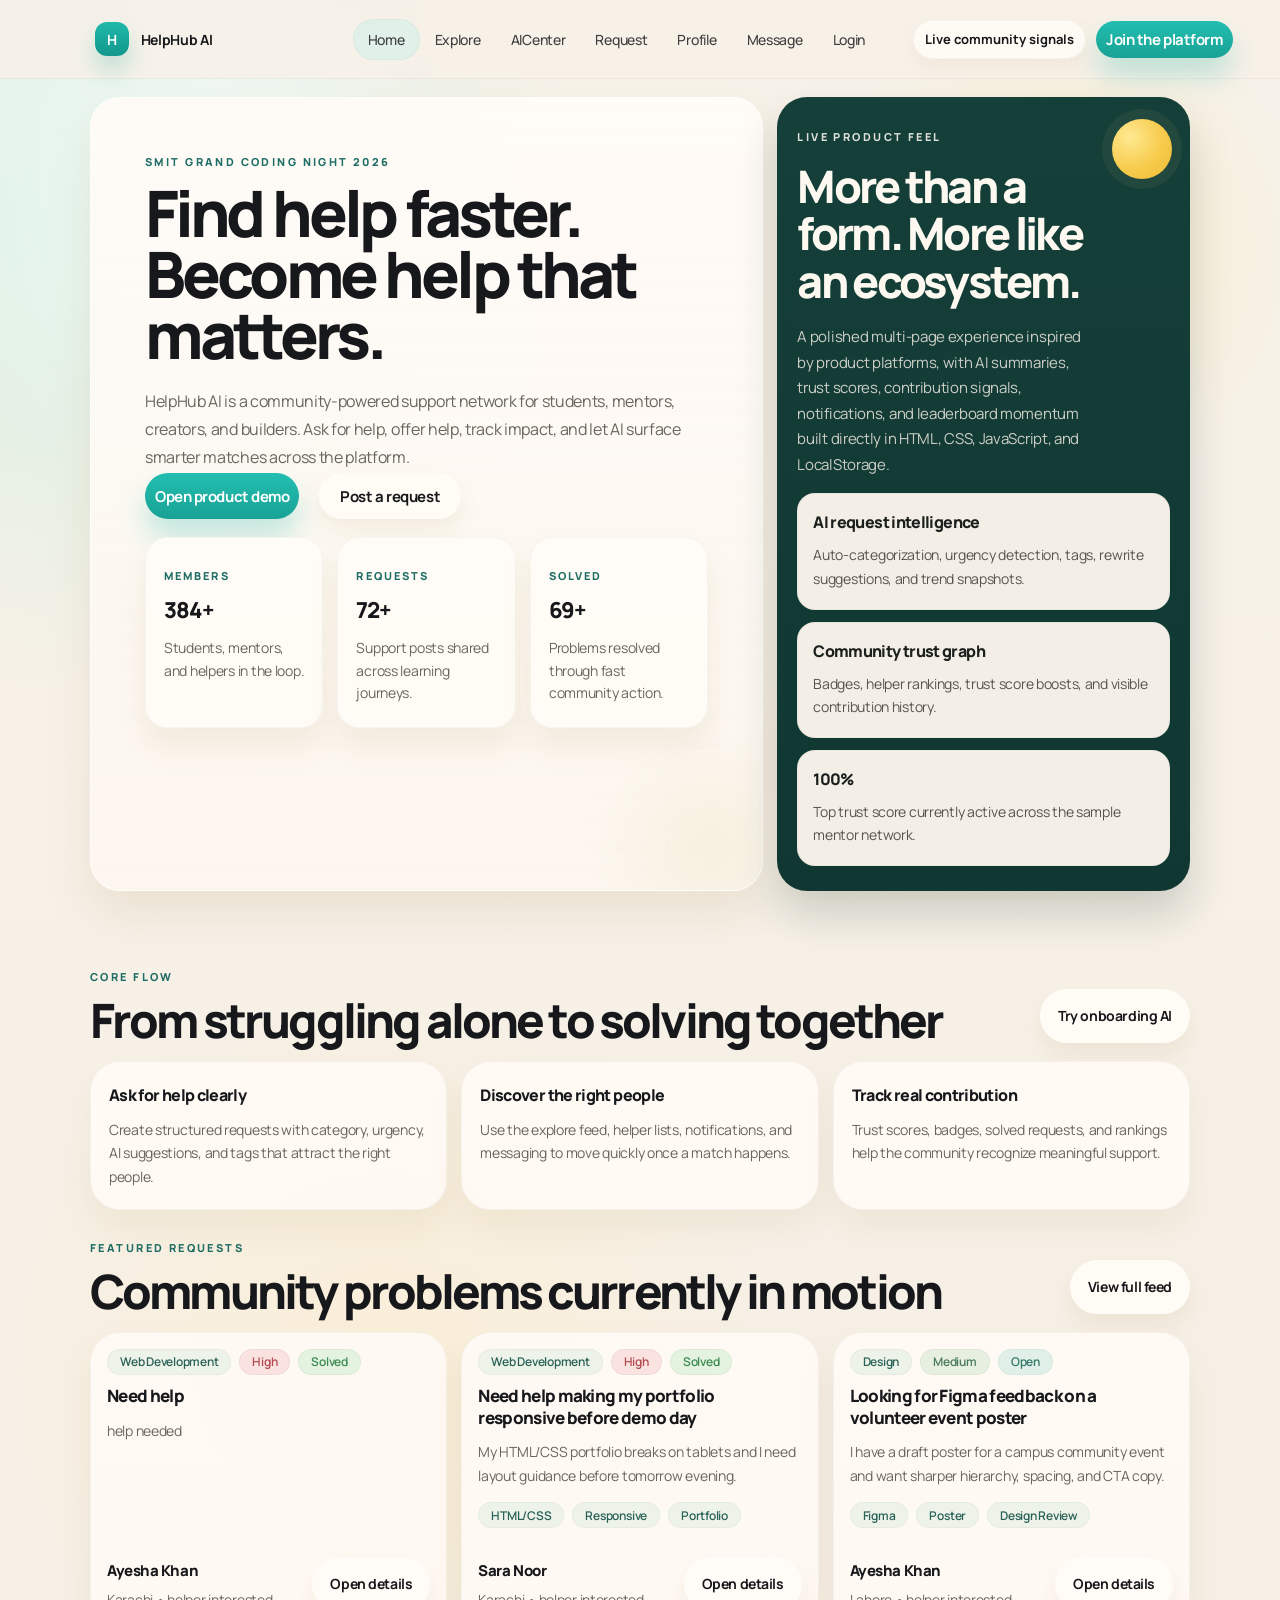
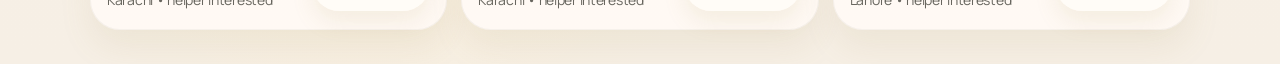
<file: index.html>
<!DOCTYPE html>
<html lang="en">

<head>
    <meta charset="UTF-8">
    <meta name="viewport" content="width=device-width, initial-scale=1.0">
    <title>HelpHub AI - Home Centre</title>
    <link rel="preconnect" href="https://fonts.googleapis.com">
    <link rel="preconnect" href="https://fonts.gstatic.com" crossorigin>
    <link href="https://fonts.googleapis.com/css2?family=Manrope:wght@400;500;600;700;800&display=swap"
        rel="stylesheet">
    <link rel="shortcut icon" href="./image.png" type="image/x-icon">
    <style>
        :root {
            --bg: #f6f0e7;
            --surface: rgba(255, 250, 246, 0.88);
            --surface-solid: #fff9f3;
            --surface-deep: #113a35;
            --ink: #17181b;
            --muted: #68665f;
            --line: rgba(30, 36, 33, 0.06);
            --teal: #1db1a3;
            --teal-deep: #159489;
            --pill: #f5f5ef;
            --shadow: 0 24px 42px rgba(167, 143, 91, 0.14);
            --shadow-soft: 0 18px 32px rgba(167, 143, 91, 0.1);
            --radius-xl: 30px;
            --radius-lg: 22px;
            --radius-md: 18px;
            --radius-pill: 999px;
        }

        * {
            box-sizing: border-box;
        }

        html {
            scroll-behavior: smooth;
        }

        body {
            margin: 0;
            min-width: 320px;
            font-family: "Manrope", sans-serif;
            color: var(--ink);
            background:
                radial-gradient(circle at 7% 12%, rgba(198, 239, 224, 0.68), transparent 26%),
                radial-gradient(circle at 83% 15%, rgba(255, 223, 130, 0.26), transparent 14%),
                radial-gradient(circle at 30% 82%, rgba(255, 237, 197, 0.42), transparent 24%),
                linear-gradient(180deg, #f7f2e9 0%, #f6efe5 100%);
        }

        body.menu-open {
            overflow: hidden;
        }

        body::before {
            content: "";
            position: fixed;
            inset: 0;
            pointer-events: none;
            background:
                radial-gradient(circle at 14% 20%, rgba(255, 255, 255, 0.7), transparent 24%),
                radial-gradient(circle at 76% 84%, rgba(244, 210, 122, 0.18), transparent 20%);
            opacity: 0.9;
        }

        a {
            color: inherit;
            text-decoration: none;
        }

        img {
            max-width: 100%;
            display: block;
        }

        .page {
            position: relative;
            z-index: 1;
            width: min(1100px, calc(100% - 36px));
            margin: 0 auto;
            padding-bottom: 34px;
        }

        .topbar-wrap {
            position: sticky;
            top: 0;
            z-index: 40;
            backdrop-filter: blur(20px);
            background: rgba(248, 241, 232, 0.82);
            border-bottom: 1px solid rgba(29, 37, 33, 0.05);
        }

        .topbar {
            width: min(963px, calc(100% - 36px));
            margin: 0 auto;
            min-height: 78px;
            display: flex;
            align-items: center;
            justify-content: space-between;
            gap: 140px;
        }

        .brand {
            display: flex;
            align-items: center;
            margin: 0px 0px 0px -64px;
            gap: 12px;
            flex-shrink: 0;
        }

        .brand-mark {
            width: 34px;
            height: 34px;
            display: grid;
            place-items: center;
            font-size: 14px;
            font-weight: 700;
            color: #ffffff;
            border-radius: 12px;
            background: linear-gradient(180deg, #1eb9aa 0%, #13978b 100%);
            box-shadow: 0 14px 24px rgba(22, 158, 143, 0.25);
        }

        .brand-name {
            font-size: 14px;
            font-weight: 700;
            letter-spacing: -0.02em;
        }

        .desktop-nav {
            display: flex;
            align-items: center;
            justify-content: space-between;
            gap: 18px;
            flex: 1;
            min-width: 0;
        }

        .nav {
            display: flex;
            align-items: center;
            justify-content: center;
            flex-wrap: nowrap;
            min-width: -1px;
        }

        .nav a {
            padding: 11px 15px;
            border-radius: 999px;
            color: rgba(23, 24, 27, 0.82);
            font-size: 14px;
            font-weight: 500;
            letter-spacing: -0.02em;
            transition: background-color 0.2s ease, color 0.2s ease;
        }

        .nav a:hover {
            background: rgba(255, 252, 247, 0.92);
        }

        .nav a.active {
            background: rgba(216, 239, 232, 0.7);
            box-shadow: inset 0 0 0 1px rgba(25, 133, 121, 0.05);
        }

        .actions {
            display: flex;
            align-items: center;
            margin: 0px 15px;
            gap: 10px;
            flex-shrink: 0;
        }

        .menu-toggle,
        .mobile-close {
            display: none;
            width: 48px;
            height: 48px;
            padding: 0;
            border: 1px solid rgba(24, 31, 28, 0.06);
            border-radius: 16px;
            background: rgba(255, 252, 247, 0.96);
            box-shadow: 0 12px 22px rgba(149, 123, 68, 0.1);
            cursor: pointer;
            transition: transform 0.2s ease, box-shadow 0.2s ease, background-color 0.2s ease;
        }

        .menu-toggle:hover,
        .mobile-close:hover {
            transform: translateY(-1px);
            box-shadow: 0 16px 28px rgba(149, 123, 68, 0.14);
        }

        .menu-toggle span,
        .mobile-close span {
            display: block;
            width: 18px;
            height: 2px;
            margin: 4px auto;
            border-radius: 999px;
            background: var(--ink);
            transition: transform 0.2s ease, opacity 0.2s ease;
        }

        .mobile-drawer .mobile-close {
            display: inline-flex;
            align-items: center;
            justify-content: center;
            flex-shrink: 0;
        }

        .mobile-close span:first-child {
            transform: translateY(3px) rotate(45deg);
        }

        .mobile-close span:last-child {
            transform: translateY(-3px) rotate(-45deg);
        }

        .mobile-backdrop {
            position: fixed;
            inset: 0;
            z-index: 60;
            background: rgba(11, 18, 17, 0.32);
            backdrop-filter: blur(6px);
            opacity: 0;
            visibility: hidden;
            pointer-events: none;
            transition: opacity 0.24s ease, visibility 0.24s ease;
        }

        .mobile-drawer {
            position: fixed;
            top: 14px;
            right: 14px;
            z-index: 70;
            width: min(372px, calc(100vw - 28px));
            max-height: calc(100vh - 28px);
            overflow: auto;
            overscroll-behavior: contain;
            -webkit-overflow-scrolling: touch;
            padding: 18px;
            border: 1px solid rgba(24, 31, 28, 0.08);
            border-radius: 28px;
            background: linear-gradient(180deg, rgba(255, 251, 246, 0.99) 0%, rgba(249, 243, 235, 0.97) 100%);
            box-shadow: 0 28px 54px rgba(111, 84, 36, 0.22);
            transform: translateX(calc(100% + 24px));
            opacity: 0;
            visibility: hidden;
            pointer-events: none;
            transition: transform 0.26s ease, opacity 0.26s ease, visibility 0.26s ease;
        }

        body.nav-open .mobile-backdrop {
            opacity: 1;
            visibility: visible;
            pointer-events: auto;
        }

        body.nav-open .mobile-drawer {
            transform: translateX(0);
            opacity: 1;
            visibility: visible;
            pointer-events: auto;
        }

        body.nav-open .menu-toggle span:nth-child(1) {
            transform: translateY(6px) rotate(45deg);
        }

        body.nav-open .menu-toggle span:nth-child(2) {
            opacity: 0;
        }

        body.nav-open .menu-toggle span:nth-child(3) {
            transform: translateY(-6px) rotate(-45deg);
        }

        .mobile-drawer-header {
            display: flex;
            align-items: center;
            justify-content: space-between;
            gap: 14px;
            margin-bottom: 20px;
        }

        .mobile-drawer-kicker {
            display: inline-flex;
            align-items: center;
            min-height: 34px;
            padding: 0 12px;
            border-radius: 999px;
            background: rgba(216, 239, 232, 0.7);
            color: #1d6c62;
            font-size: 11px;
            font-weight: 800;
            letter-spacing: 0.18em;
            text-transform: uppercase;
        }

        .mobile-nav {
            display: grid;
            gap: 8px;
        }

        .mobile-nav a {
            min-height: 52px;
            display: flex;
            align-items: center;
            padding: 0 16px;
            border-radius: 18px;
            background: rgba(255, 252, 247, 0.86);
            box-shadow: inset 0 0 0 1px rgba(24, 31, 28, 0.05);
            font-size: 15px;
            font-weight: 600;
            letter-spacing: -0.02em;
            transition: transform 0.2s ease, background-color 0.2s ease;
        }

        .mobile-nav a:hover {
            transform: translateX(2px);
        }

        .mobile-nav a.active {
            background: rgba(214, 238, 229, 0.78);
        }

        .mobile-actions {
            display: grid;
            gap: 10px;
            margin-top: 18px;
            padding-top: 18px;
            border-top: 1px solid rgba(24, 31, 28, 0.06);
        }

        .mobile-actions .signal-pill,
        .mobile-actions .button {
            width: 100%;
            justify-content: center;
        }

        .signal-pill,
        .button,
        .small-pill {
            display: inline-flex;
            align-items: center;
            justify-content: center;
            border-radius: var(--radius-pill);
            white-space: nowrap;
            transition: transform 0.2s ease, box-shadow 0.2s ease, background-color 0.2s ease;
        }

        .signal-pill {
            min-height: 39px;
            padding: 0 11px;
            background: rgba(255, 252, 247, 0.94);
            border: 1px solid rgba(24, 31, 28, 0.04);
            box-shadow: 0 8px 18px rgba(149, 123, 68, 0.08);
            font-size: 13px;
            font-weight: 700;
        }

        .button {
            min-height: 37px;
            padding: 0 10px;
            border: 0;
            cursor: pointer;
            font: inherit;
            font-size: 15px;
            font-weight: 700;
            letter-spacing: -0.03em;
        }

        .button:hover,
        .signal-pill:hover,
        .small-pill:hover {
            transform: translateY(-1px);
        }

        .button-primary {
            color: #ffffff;
            background: linear-gradient(180deg, #22beb0 0%, #18a295 100%);
            box-shadow: 0 18px 28px rgba(29, 177, 163, 0.26);
            margin-right: 0pc;
        }

        .button-secondary,
        .small-pill {
            color: var(--ink);
            background: rgba(255, 252, 247, 0.96);
            box-shadow: 0 12px 22px rgba(169, 144, 92, 0.12);
            border: 1px solid rgba(24, 31, 28, 0.04);
            min-height: 46px;
            padding: 0 21px;
            border: 0;
            cursor: pointer;
            font: inherit;
            font-size: 15px;
            font-weight: 700;
            letter-spacing: -0.03em;
            display: inline-flex;
            align-items: center;
            justify-content: center;
            border-radius: var(--radius-pill);
            white-space: nowrap;
            transition: transform 0.2s ease, box-shadow 0.2s ease, background-color 0.2s ease;



        }

        .hero {
            display: grid;
            grid-template-columns: minmax(0, 1.55fr) minmax(320px, 0.95fr);
            gap: 14px;
            padding-top: 18px;
        }

        .hero-main,
        .hero-side,
        .flow-card,
        .request-card {
            border-radius: var(--radius-xl);
        }

        .hero-main {
            position: relative;
            overflow: hidden;
            padding: 56px 54px 162px;
            background:
                linear-gradient(180deg, rgba(255, 251, 247, 0.94) 0%, rgba(253, 247, 240, 0.82) 100%);
            box-shadow: var(--shadow);
            border: 1px solid rgba(255, 255, 255, 0.6);
        }

        .hero-main::after {
            content: "";
            position: absolute;
            right: -70px;
            bottom: -76px;
            width: 240px;
            height: 240px;
            border-radius: 50%;
            background: radial-gradient(circle, rgba(238, 230, 199, 0.42) 0%, rgba(238, 230, 199, 0) 68%);
            filter: blur(10px);
        }

        .eyebrow {
            margin: 0 0 14px;
            font-size: 11px;
            font-weight: 800;
            letter-spacing: 0.22em;
            text-transform: uppercase;
            color: #1f6d64;
        }

        .hero h1,
        .section-title {
            margin: 0;
            letter-spacing: -0.06em;
            line-height: 0.95;
            font-weight: 800;
        }

        .hero h1 {
            max-width: 500px;
            font-size: clamp(3.2rem, 5vw, 4.7rem);
        }

        .hero-copy,
        .request-copy,
        .flow-copy,
        .side-copy,
        .hero-stat p,
        .request-meta,
        .request-location {
            color: var(--muted);
            letter-spacing: -0.02em;
        }

        .hero-copy {
            max-width: 540px;
            margin: 22px 0 0;
            font-size: 16px;
            line-height: 1.75;
        }

        .hero-actions {
            display: flex;
            gap: 20px;
            margin-top: 2px;
        }

        .hero-stats {
            display: grid;
            grid-template-columns: repeat(3, minmax(0, 1fr));
            gap: 14px;
            margin-top: 18px;
            max-width: 100%;
        }

        .hero-stat {
            min-height: 178px;
            padding: 25px 18px 22px;
            border-radius: 22px;
            background: rgba(255, 252, 247, 0.96);
            border: 1px solid rgba(24, 31, 28, 0.04);
            box-shadow: 0 18px 28px rgba(179, 154, 100, 0.14);
        }

        .hero-stat .label {
            font-size: 11px;
            font-weight: 800;
            letter-spacing: 0.19em;
            text-transform: uppercase;
            color: #1f6d64;
        }

        .hero-stat strong {
            display: block;
            margin-top: 10px;
            font-size: 22px;
            font-weight: 800;
            letter-spacing: -0.05em;
        }

        .hero-stat p {
            margin: 12px 0 0;
            font-size: 14px;
            line-height: 1.6;
        }

        .hero-side {
            position: relative;
            overflow: hidden;
            padding: 32px 20px 22px;
            background: linear-gradient(180deg, #153f39 0%, #103731 100%);
            color: #fdf9f1;
            box-shadow: 0 24px 42px rgba(22, 49, 44, 0.18);
        }

        .hero-side::before {
            content: "";
            position: absolute;
            top: 22px;
            right: 18px;
            width: 60px;
            height: 60px;
            border-radius: 50%;
            background:
                radial-gradient(circle at 30% 30%, #ffe992 0%, #f7cb4c 55%, #edbb35 100%);
            box-shadow: 0 0 0 10px rgba(253, 228, 142, 0.06);
        }

        .hero-side .eyebrow {
            color: rgba(251, 250, 243, 0.86);
            margin-bottom: 18px;
        }

        .hero-side h2 {
            max-width: 290px;
            margin: 0;
            font-size: clamp(2.2rem, 3.5vw, 3.15rem);
            line-height: 1.06;
            font-weight: 800;
            letter-spacing: -0.06em;
        }

        .side-copy {
            margin: 20px 0 16px;
            max-width: 290px;
            color: rgba(241, 235, 225, 0.84);
            font-size: 15px;
            line-height: 1.7;
        }

        .side-cards {
            display: grid;
            gap: 12px;
        }

        .side-card {
            padding: 18px 16px 20px;
            border-radius: 18px;
            background: #f3efe7;
            color: #1c201d;
            box-shadow: inset 0 0 0 1px rgba(20, 31, 28, 0.04);
        }

        .side-card h3 {
            margin: 0;
            font-size: 16px;
            font-weight: 800;
            letter-spacing: -0.04em;
        }

        .side-card p {
            margin: 10px 0 0;
            color: #57544f;
            font-size: 14px;
            line-height: 1.65;
            letter-spacing: -0.02em;
        }

        main {
            padding-top: 48px;
        }

        .section-head {
            display: flex;
            align-items: flex-end;
            justify-content: space-between;
            gap: 18px;
            margin-bottom: 18px;
        }

        .section-copy {
            flex: 1;
        }

        .section-title {
            font-size: clamp(2.15rem, 3.7vw, 3.25rem);
        }

        .cards-three {
            display: grid;
            grid-template-columns: repeat(3, minmax(0, 1fr));
            gap: 14px;
        }

        .flow-card,
        .request-card {
            background: rgba(255, 250, 245, 0.94);
            border: 1px solid rgba(24, 31, 28, 0.04);
            box-shadow: var(--shadow-soft);
        }

        .flow-card {
            min-height: 134px;
            padding: 22px 18px 20px;
        }

        .flow-card h3,
        .request-card h3 {
            margin: 0;
            font-size: 16px;
            font-weight: 800;
            letter-spacing: -0.04em;
        }

        .flow-copy {
            margin: 12px 0 0;
            font-size: 14px;
            line-height: 1.7;
        }

        .section {
            margin-top: 30px;
        }

        .request-card {
            min-height: 298px;
            padding: 16px 16px 18px;
            display: flex;
            flex-direction: column;
        }

        .tag-row,
        .request-keywords {
            display: flex;
            flex-wrap: wrap;
            gap: 8px;
        }

        .tag {
            display: inline-flex;
            align-items: center;
            justify-content: center;
            min-height: 26px;
            padding: 0 12px;
            border-radius: 999px;
            font-size: 12px;
            font-weight: 600;
            letter-spacing: -0.02em;
            background: #eef3ea;
            color: #2b6258;
            border: 1px solid rgba(24, 31, 28, 0.04);
        }

        .tag-danger {
            background: #f9e2df;
            color: #b24b4f;
        }

        .tag-success {
            background: #e3f3df;
            color: #3d8a52;
        }

        .tag-medium {
            background: #e6efe0;
            color: #4a7b5b;
        }

        .tag-open {
            background: #e0f0e8;
            color: #347667;
        }

        .request-card h3 {
            margin-top: 10px;
            font-size: 17px;
            line-height: 1.28;
        }

        .request-copy {
            margin: 12px 0 0;
            font-size: 14px;
            line-height: 1.7;
        }

        .request-keywords {
            margin-top: 14px;
        }

        .request-meta {
            margin-top: auto;
            padding-top: 18px;
            display: flex;
            align-items: flex-end;
            justify-content: space-between;
            gap: 12px;
        }

        .request-author {
            display: grid;
            gap: 8px;
        }

        .request-author strong {
            font-size: 15px;
            font-weight: 800;
            letter-spacing: -0.03em;
            color: var(--ink);
        }

        .request-location {
            font-size: 14px;
            line-height: 1.55;
        }

        .small-pill {
            min-height: 54px;
            min-width: 96px;
            padding: 0 18px;
            font-size: 14px;
            font-weight: 700;
            line-height: 1.15;
            text-align: center;
        }


        @media (max-width: 1080px) {
            .topbar {
                gap: 16px;
            }

            .desktop-nav {
                display: none;
            }

            .menu-toggle {
                display: inline-flex;
                align-items: center;
                justify-content: center;
                flex-direction: column;
                flex-shrink: 0;
            }

            .hero {
                grid-template-columns: 1fr;
            }

            .hero-main {
                padding-bottom: 54px;
            }

            .brand {
                margin: 0px 0px 0px 0px;
            }
        }

        @media (max-width: 820px) {

            .page,
            .topbar {
                width: min(100% - 26px, 1100px);
            }

            .hero-main {
                padding: 38px 24px 32px;
            }

            .brand {
                margin: 0px 0px 0px 0px;
            }

            .hero-stats,
            .cards-three {
                grid-template-columns: 1fr;
            }

            .section-head {
                flex-direction: column;
                align-items: flex-start;
            }

            .section-title {
                line-height: 1.02;
            }

            .request-card {
                min-height: 0;
            }
        }

        @media (max-width: 620px) {

            .brand {
                margin: 0px 0px 0px 0px;
            }

            .page,
            .topbar {
                width: min(100% - 22px, 1100px);
            }

            .topbar-wrap {
                position: sticky;
            }

            .hero-main,
            .hero-side,
            .flow-card,
            .request-card {
                border-radius: 24px;
            }

            .hero h1 {
                font-size: clamp(2.55rem, 10vw, 3.4rem);
            }

            .hero-actions {
                flex-direction: column;
            }

            .hero-actions .button,
            .section-head .small-pill,
            .request-meta .small-pill {
                width: 100%;
            }

            .request-meta {
                flex-direction: column;
                align-items: stretch;
            }

            .hero-side {
                padding: 28px 16px 18px;
            }

            .hero-side::before {
                width: 54px;
                height: 54px;
                top: 18px;
                right: 16px;
            }

            .mobile-drawer {
                top: 10px;
                right: 10px;
                width: calc(100vw - 20px);
                max-height: calc(100vh - 20px);
                padding: 16px;
                border-radius: 24px;
            }
        }
    </style>
</head>

<body>
    <div class="topbar-wrap">
        <header class="topbar">
            <a class="brand" href="./index.html">
                <span class="brand-mark">H</span>
                <span class="brand-name">HelpHub AI</span>
            </a>

            <div class="desktop-nav">
                <nav class="nav" aria-label="Primary">
                    <a class="active" href="./index.html">Home</a>
                    <a href="./explore/explore.html">Explore</a>
                    <a href="./AIcenter/aicenter.html">AICenter</a>
                    <a href="./request/request.html">Request</a>
                    <a href="./proflie/profile.html">Profile</a>
                    <a href="./messages/message.html">Message</a>
                    <a href="./login/login.html">Login</a>
                </nav>

                <div class="actions">
                    <a class="signal-pill" href="#">Live community signals</a>
                    <a class="button button-primary" href="#">Join the platform</a>
                </div>
            </div>

            <button class="menu-toggle" type="button" aria-label="Open navigation menu" aria-expanded="false"
                aria-controls="mobile-drawer">
                <span></span>
                <span></span>
                <span></span>
            </button>
        </header>
    </div>

    <div class="mobile-backdrop"></div>

    <aside class="mobile-drawer" id="mobile-drawer" aria-hidden="true" aria-label="Mobile navigation">
        <div class="mobile-drawer-header">
            <span class="mobile-drawer-kicker">Navigation</span>
            <button class="mobile-close" type="button" aria-label="Close navigation menu">
                <span></span>
                <span></span>
            </button>
        </div>

        <nav class="mobile-nav" aria-label="Mobile Primary">
            <a class="active" href="./index.html">Home</a>
            <a href="./explore/explore.html">Explore</a>
            <a href="./AIcenter/aicenter.html">AICenter</a>
            <a href="./request/request.html">Request</a>
            <a href="./proflie/profile.html">Profile</a>
            <a href="./messages/message.html">Message</a>
            <a href="./login/login.html">Login</a>
        </nav>

        <div class="mobile-actions">
            <a class="signal-pill" href="#">Live community signals</a>
            <a class="button button-primary" href="#">Join the platform</a>
        </div>
    </aside>

    <div class="page">
        <section class="hero">
            <div class="hero-main">
                <p class="eyebrow">SMIT GRAND CODING NIGHT 2026</p>
                <h1>Find help faster. Become help that matters.</h1>
                <p class="hero-copy">
                    HelpHub AI is a community-powered support network for students, mentors, creators, and builders.
                    Ask for help, offer help, track impact, and let AI surface smarter matches across the platform.
                </p>

                <div class="hero-actions">
                    <a class="button button-primary" href="#">Open product demo</a>
                    <a class=" button-secondary" href="#">Post a request</a>
                </div>

                <div class="hero-stats">
                    <article class="hero-stat">
                        <span class="label">Members</span>
                        <strong>384+</strong>
                        <p>Students, mentors, and helpers in the loop.</p>
                    </article>
                    <article class="hero-stat">
                        <span class="label">Requests</span>
                        <strong>72+</strong>
                        <p>Support posts shared across learning journeys.</p>
                    </article>
                    <article class="hero-stat">
                        <span class="label">Solved</span>
                        <strong>69+</strong>
                        <p>Problems resolved through fast community action.</p>
                    </article>
                </div>
            </div>

            <aside class="hero-side">
                <p class="eyebrow">Live product feel</p>
                <h2>More than a form. More like an ecosystem.</h2>
                <p class="side-copy">
                    A polished multi-page experience inspired by product platforms, with AI summaries, trust scores,
                    contribution signals, notifications, and leaderboard momentum built directly in HTML, CSS,
                    JavaScript, and LocalStorage.
                </p>

                <div class="side-cards">
                    <article class="side-card">
                        <h3>AI request intelligence</h3>
                        <p>Auto-categorization, urgency detection, tags, rewrite suggestions, and trend snapshots.</p>
                    </article>
                    <article class="side-card">
                        <h3>Community trust graph</h3>
                        <p>Badges, helper rankings, trust score boosts, and visible contribution history.</p>
                    </article>
                    <article class="side-card">
                        <h3>100%</h3>
                        <p>Top trust score currently active across the sample mentor network.</p>
                    </article>
                </div>
            </aside>
        </section>

        <main>
            <section class="section">
                <div class="section-head">
                    <div class="section-copy">
                        <p class="eyebrow">Core flow</p>
                        <h2 class="section-title">From struggling alone to solving together</h2>
                    </div>
                    <a class="small-pill" href="#">Try onboarding AI</a>
                </div>

                <div class="cards-three">
                    <article class="flow-card">
                        <h3>Ask for help clearly</h3>
                        <p class="flow-copy">
                            Create structured requests with category, urgency, AI suggestions, and tags that attract the
                            right people.
                        </p>
                    </article>
                    <article class="flow-card">
                        <h3>Discover the right people</h3>
                        <p class="flow-copy">
                            Use the explore feed, helper lists, notifications, and messaging to move quickly once a
                            match happens.
                        </p>
                    </article>
                    <article class="flow-card">
                        <h3>Track real contribution</h3>
                        <p class="flow-copy">
                            Trust scores, badges, solved requests, and rankings help the community recognize meaningful
                            support.
                        </p>
                    </article>
                </div>
            </section>

            <section class="section">
                <div class="section-head">
                    <div class="section-copy">
                        <p class="eyebrow">Featured requests</p>
                        <h2 class="section-title">Community problems currently in motion</h2>
                    </div>
                    <a class="small-pill" href="#">View full feed</a>
                </div>

                <div class="cards-three">
                    <article class="request-card">
                        <div class="tag-row">
                            <span class="tag">Web Development</span>
                            <span class="tag tag-danger">High</span>
                            <span class="tag tag-success">Solved</span>
                        </div>
                        <h3>Need help</h3>
                        <p class="request-copy">help needed</p>
                        <div class="request-meta">
                            <div class="request-author">
                                <strong>Ayesha Khan</strong>
                                <span class="request-location">Karachi &bull; helper interested</span>
                            </div>
                            <a class="small-pill" href="#">Open details</a>
                        </div>
                    </article>

                    <article class="request-card">
                        <div class="tag-row">
                            <span class="tag">Web Development</span>
                            <span class="tag tag-danger">High</span>
                            <span class="tag tag-success">Solved</span>
                        </div>
                        <h3>Need help making my portfolio responsive before demo day</h3>
                        <p class="request-copy">
                            My HTML/CSS portfolio breaks on tablets and I need layout guidance before tomorrow evening.
                        </p>
                        <div class="request-keywords">
                            <span class="tag">HTML/CSS</span>
                            <span class="tag">Responsive</span>
                            <span class="tag">Portfolio</span>
                        </div>
                        <div class="request-meta">
                            <div class="request-author">
                                <strong>Sara Noor</strong>
                                <span class="request-location">Karachi &bull; helper interested</span>
                            </div>
                            <a class="small-pill" href="#">Open details</a>
                        </div>
                    </article>

                    <article class="request-card">
                        <div class="tag-row">
                            <span class="tag">Design</span>
                            <span class="tag tag-medium">Medium</span>
                            <span class="tag tag-open">Open</span>
                        </div>
                        <h3>Looking for Figma feedback on a volunteer event poster</h3>
                        <p class="request-copy">
                            I have a draft poster for a campus community event and want sharper hierarchy, spacing, and
                            CTA copy.
                        </p>
                        <div class="request-keywords">
                            <span class="tag">Figma</span>
                            <span class="tag">Poster</span>
                            <span class="tag">Design Review</span>
                        </div>
                        <div class="request-meta">
                            <div class="request-author">
                                <strong>Ayesha Khan</strong>
                                <span class="request-location">Lahore &bull; helper interested</span>
                            </div>
                            <a class="small-pill" href="#">Open details</a>
                        </div>
                    </article>
                </div>


            </section>
        </main>
    </div>

    <script>
        const body = document.body;
        const menuToggle = document.querySelector(".menu-toggle");
        const mobileClose = document.querySelector(".mobile-close");
        const mobileBackdrop = document.querySelector(".mobile-backdrop");
        const mobileDrawer = document.querySelector(".mobile-drawer");
        const mobileLinks = document.querySelectorAll(".mobile-nav a");
        const mobileBreakpoint = 1080;

        const syncMenuState = (isOpen) => {
            if (!menuToggle || !mobileDrawer) {
                return;
            }

            menuToggle.setAttribute("aria-expanded", String(isOpen));
            mobileDrawer.setAttribute("aria-hidden", String(!isOpen));
            body.classList.toggle("nav-open", isOpen);
        };

        const closeMenu = () => {
            syncMenuState(false);
        };

        const openMenu = () => {
            if (window.innerWidth > mobileBreakpoint) {
                return;
            }

            syncMenuState(true);
        };

        if (menuToggle && mobileDrawer) {
            syncMenuState(false);

            menuToggle.addEventListener("click", () => {
                if (body.classList.contains("nav-open")) {
                    closeMenu();
                } else {
                    openMenu();
                }
            });
        }

        if (mobileClose) {
            mobileClose.addEventListener("click", closeMenu);
        }

        if (mobileBackdrop) {
            mobileBackdrop.addEventListener("click", closeMenu);
        }

        mobileLinks.forEach((link) => {
            link.addEventListener("click", closeMenu);
        });

        document.addEventListener("keydown", (event) => {
            if (event.key === "Escape") {
                closeMenu();
            }
        });

        window.addEventListener("resize", () => {
            if (window.innerWidth > mobileBreakpoint) {
                closeMenu();
            }
        });
    </script>
</body>

</html>
</file>
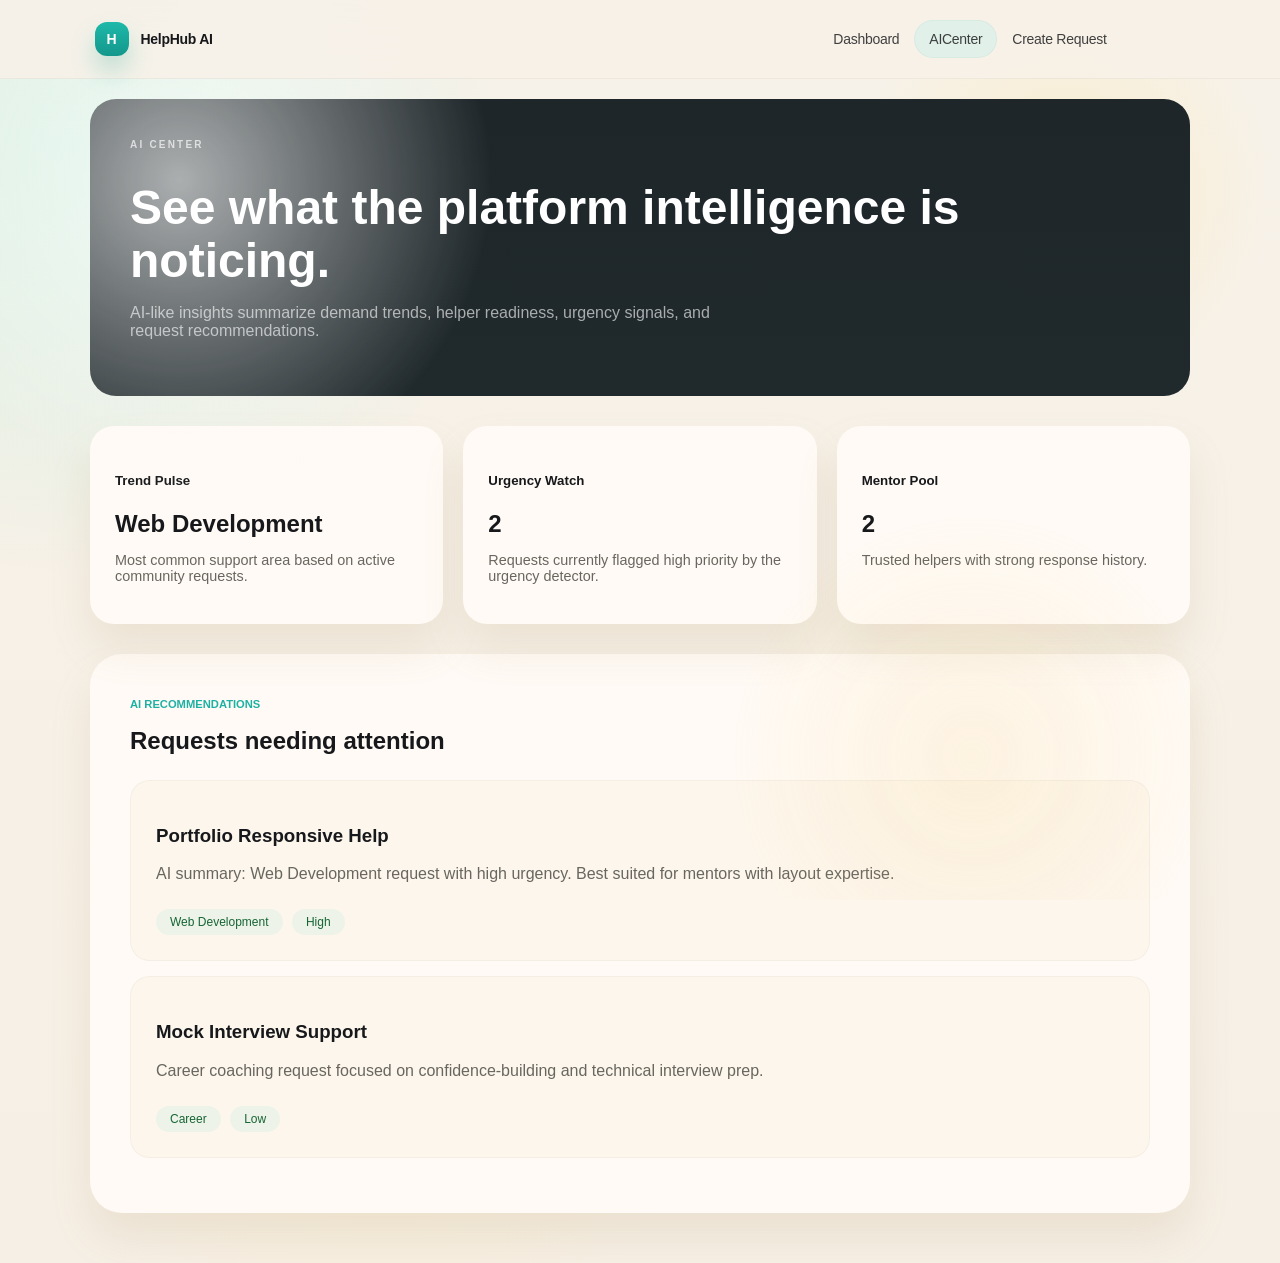
<file: AIcenter/aicenter.html>
<!DOCTYPE html>
<html lang="en">

<head>
    <meta charset="UTF-8">
    <meta name="viewport" content="width=device-width, initial-scale=1.0">
    <title>HelpHub AI - AI Center</title>
    <link href="https://fonts.googleapis.com/css2?family=Plus+Jakarta+Sans:wght@400;500;600;700&display=swap" rel="stylesheet">
    
    <link rel="shortcut icon" href="./image.png" type="image/x-icon">
    <style>
        :root {
            --bg: #f6f0e7;
            --surface: rgba(255, 250, 246, 0.88);
            --surface-solid: #fff9f3;
            --surface-deep: #113a35;
            --ink: #17181b;
            --muted: #68665f;
            --line: rgba(30, 36, 33, 0.06);
            --teal: #1db1a3;
            --teal-deep: #159489;
            --pill: #f5f5ef;
            --shadow: 0 24px 42px rgba(167, 143, 91, 0.14);
            --shadow-soft: 0 18px 32px rgba(167, 143, 91, 0.1);
            --radius-xl: 30px;
            --radius-lg: 22px;
            --radius-md: 18px;
            --radius-pill: 999px;
        }

        * {
            box-sizing: border-box;
        }

        html {
            scroll-behavior: smooth;
        }

        body {
            margin: 0;
            min-width: 320px;
            font-family: "Manrope", sans-serif;
            color: var(--ink);
            background:
                radial-gradient(circle at 7% 12%, rgba(198, 239, 224, 0.68), transparent 26%),
                radial-gradient(circle at 83% 15%, rgba(255, 223, 130, 0.26), transparent 14%),
                radial-gradient(circle at 30% 82%, rgba(255, 237, 197, 0.42), transparent 24%),
                linear-gradient(180deg, #f7f2e9 0%, #f6efe5 100%);
        }

        body.menu-open {
            overflow: hidden;
        }

        body::before {
            content: "";
            position: fixed;
            inset: 0;
            pointer-events: none;
            background:
                radial-gradient(circle at 14% 20%, rgba(255, 255, 255, 0.7), transparent 24%),
                radial-gradient(circle at 76% 84%, rgba(244, 210, 122, 0.18), transparent 20%);
            opacity: 0.9;
        }

        a {
            color: inherit;
            text-decoration: none;
        }

        img {
            max-width: 100%;
            display: block;
        }

        .page {
            position: relative;
            z-index: 1;
            width: min(1100px, calc(100% - 36px));
            margin: 0 auto;
            padding-bottom: 34px;
        }

        .topbar-wrap {
            position: sticky;
            top: 0;
            z-index: 40;
            backdrop-filter: blur(20px);
            background: rgba(248, 241, 232, 0.82);
            border-bottom: 1px solid rgba(29, 37, 33, 0.05);
        }

        .topbar {
            width: min(963px, calc(100% - 36px));
            margin: 0 auto;
            min-height: 78px;
            display: flex;
            align-items: center;
            justify-content: space-between;
            gap: 189px;
        }

        .brand {
            display: flex;
            align-items: center;
            margin: 0px 0px 0px -64px;
            gap: 12px;
            flex-shrink: 0;
        }

        .brand-mark {
            width: 34px;
            height: 34px;
            display: grid;
            place-items: center;
            font-size: 14px;
            font-weight: 700;
            color: #ffffff;
            border-radius: 12px;
            background: linear-gradient(180deg, #1eb9aa 0%, #13978b 100%);
            box-shadow: 0 14px 24px rgba(22, 158, 143, 0.25);
        }

        .brand-name {
            font-size: 14px;
            font-weight: 700;
            letter-spacing: -0.02em;
        }

        .desktop-nav {
            display: flex;
            align-items: center;
            justify-content: flex-end;
            gap: 18px;
            flex: 1;
            min-width: 0;
        }

        .nav {
            display: flex;
            align-items: center;
            justify-content: center;
            flex-wrap: nowrap;
            min-width: 0;
        }

        .nav a {
            padding: 11px 15px;
            border-radius: 999px;
            color: rgba(23, 24, 27, 0.82);
            font-size: 14px;
            font-weight: 500;
            letter-spacing: -0.02em;
            transition: background-color 0.2s ease, color 0.2s ease;
        }

        .nav a:hover {
            background: rgba(255, 252, 247, 0.92);
        }

        .nav a.active {
            background: rgba(216, 239, 232, 0.7);
            box-shadow: inset 0 0 0 1px rgba(25, 133, 121, 0.05);
        }

        .actions {
            display: flex;
            align-items: center;
            margin: 0px 15px;
            gap: 10px;
            flex-shrink: 0;
        }

        .menu-toggle,
        .mobile-close {
            display: none;
            width: 48px;
            height: 48px;
            padding: 0;
            border: 1px solid rgba(24, 31, 28, 0.06);
            border-radius: 16px;
            background: rgba(255, 252, 247, 0.96);
            box-shadow: 0 12px 22px rgba(149, 123, 68, 0.1);
            cursor: pointer;
            transition: transform 0.2s ease, box-shadow 0.2s ease, background-color 0.2s ease;
        }

        .menu-toggle:hover,
        .mobile-close:hover {
            transform: translateY(-1px);
            box-shadow: 0 16px 28px rgba(149, 123, 68, 0.14);
        }

        .menu-toggle span,
        .mobile-close span {
            display: block;
            width: 18px;
            height: 2px;
            margin: 4px auto;
            border-radius: 999px;
            background: var(--ink);
            transition: transform 0.2s ease, opacity 0.2s ease;
        }

        .mobile-drawer .mobile-close {
            display: inline-flex;
            align-items: center;
            justify-content: center;
            flex-shrink: 0;
        }

        .mobile-close span:first-child {
            transform: translateY(3px) rotate(45deg);
        }

        .mobile-close span:last-child {
            transform: translateY(-3px) rotate(-45deg);
        }

        .mobile-backdrop {
            position: fixed;
            inset: 0;
            z-index: 60;
            background: rgba(11, 18, 17, 0.32);
            backdrop-filter: blur(6px);
            opacity: 0;
            visibility: hidden;
            pointer-events: none;
            transition: opacity 0.24s ease, visibility 0.24s ease;
        }

        .mobile-drawer {
            position: fixed;
            top: 14px;
            right: 14px;
            z-index: 70;
            width: min(372px, calc(100vw - 28px));
            max-height: calc(100vh - 28px);
            overflow: auto;
            overscroll-behavior: contain;
            -webkit-overflow-scrolling: touch;
            padding: 18px;
            border: 1px solid rgba(24, 31, 28, 0.08);
            border-radius: 28px;
            background: linear-gradient(180deg, rgba(255, 251, 246, 0.99) 0%, rgba(249, 243, 235, 0.97) 100%);
            box-shadow: 0 28px 54px rgba(111, 84, 36, 0.22);
            transform: translateX(calc(100% + 24px));
            opacity: 0;
            visibility: hidden;
            pointer-events: none;
            transition: transform 0.26s ease, opacity 0.26s ease, visibility 0.26s ease;
        }

        body.nav-open .mobile-backdrop {
            opacity: 1;
            visibility: visible;
            pointer-events: auto;
        }

        body.nav-open .mobile-drawer {
            transform: translateX(0);
            opacity: 1;
            visibility: visible;
            pointer-events: auto;
        }

        body.nav-open .menu-toggle span:nth-child(1) {
            transform: translateY(6px) rotate(45deg);
        }

        body.nav-open .menu-toggle span:nth-child(2) {
            opacity: 0;
        }

        body.nav-open .menu-toggle span:nth-child(3) {
            transform: translateY(-6px) rotate(-45deg);
        }

        .mobile-drawer-header {
            display: flex;
            align-items: center;
            justify-content: space-between;
            gap: 14px;
            margin-bottom: 20px;
        }

        .mobile-drawer-kicker {
            display: inline-flex;
            align-items: center;
            min-height: 34px;
            padding: 0 12px;
            border-radius: 999px;
            background: rgba(216, 239, 232, 0.7);
            color: #1d6c62;
            font-size: 11px;
            font-weight: 800;
            letter-spacing: 0.18em;
            text-transform: uppercase;
        }

        .mobile-nav {
            display: grid;
            gap: 8px;
        }

        .mobile-nav a {
            min-height: 52px;
            display: flex;
            align-items: center;
            padding: 0 16px;
            border-radius: 18px;
            background: rgba(255, 252, 247, 0.86);
            box-shadow: inset 0 0 0 1px rgba(24, 31, 28, 0.05);
            font-size: 15px;
            font-weight: 600;
            letter-spacing: -0.02em;
            transition: transform 0.2s ease, background-color 0.2s ease;
        }

        .mobile-nav a:hover {
            transform: translateX(2px);
        }

        .mobile-nav a.active {
            background: rgba(214, 238, 229, 0.78);
        }

        .mobile-actions {
            display: grid;
            gap: 10px;
            margin-top: 18px;
            padding-top: 18px;
            border-top: 1px solid rgba(24, 31, 28, 0.06);
        }

        .mobile-actions .signal-pill,
        .mobile-actions .button {
            width: 100%;
            justify-content: center;
        }

        .signal-pill,
        .button,
        .small-pill {
            display: inline-flex;
            align-items: center;
            justify-content: center;
            border-radius: var(--radius-pill);
            white-space: nowrap;
            transition: transform 0.2s ease, box-shadow 0.2s ease, background-color 0.2s ease;
        }

        .signal-pill {
            min-height: 39px;
            padding: 0 11px;
            background: rgba(255, 252, 247, 0.94);
            border: 1px solid rgba(24, 31, 28, 0.04);
            box-shadow: 0 8px 18px rgba(149, 123, 68, 0.08);
            font-size: 13px;
            font-weight: 700;
        }

        .button {
            min-height: 37px;
            padding: 0 10px;
            border: 0;
            cursor: pointer;
            font: inherit;
            font-size: 15px;
            font-weight: 700;
            letter-spacing: -0.03em;
        }

        .button:hover,
        .signal-pill:hover,
        .small-pill:hover {
            transform: translateY(-1px);
        }

        .button-primary {
            color: #ffffff;
            background: linear-gradient(180deg, #22beb0 0%, #18a295 100%);
            box-shadow: 0 18px 28px rgba(29, 177, 163, 0.26);
        }

        .button-secondary,
        .small-pill {
            color: var(--ink);
            background: rgba(255, 252, 247, 0.96);
            box-shadow: 0 12px 22px rgba(169, 144, 92, 0.12);
            border: 1px solid rgba(24, 31, 28, 0.04);
        }

        /* --- Hero Section --- */
        .hero {
            background: linear-gradient(180deg, #1e2629 0%, #20292c 100%);
            color: #fff;
            border-radius: 26px;
            padding: 40px;
            margin: 20px auto;
            max-width: 1100px;
            width: calc(100% - 40px);
        }

        .eyebrow {
            font-size: 10px;
            font-weight: 700;
            letter-spacing: 0.22em;
            text-transform: uppercase;
            color: rgba(255, 255, 255, 0.68);
            margin-bottom: 14px;
            display: block;
        }

        .hero h1 {
            font-size: clamp(1.8rem, 5vw, 3rem);
            line-height: 1.1;
            margin-bottom: 15px;
        }

        .hero p {
            max-width: 600px;
            color: rgba(255, 255, 255, 0.62);
            font-size: 1rem;
        }

        /* --- Stats Grid --- */
        .stats-grid {
            display: grid;
            grid-template-columns: repeat(3, 1fr);
            gap: 20px;
            max-width: 1100px;
            margin: 30px auto;
            width: calc(100% - 40px);
        }

        .stat-card {
            background-color: #fffaf5;
            padding: 25px;
            border-radius: 24px;
            box-shadow: var(--shadow);
        }

        /* --- Recommendations --- */
        .recommendations {
            max-width: 1100px;
            margin: 30px auto 50px;
            background-color: #fffaf5;
            border-radius: 32px;
            padding: 40px;
            width: calc(100% - 40px);
            box-shadow: var(--shadow);
        }

        .rec-item {
            background-color: #fdf6ec;
            padding: 25px;
            border-radius: 20px;
            margin-bottom: 15px;
            border: 1px solid rgba(0, 0, 0, 0.03);
        }

        .tag {
            padding: 6px 14px;
            border-radius: 20px;
            font-size: 0.75rem;
            background: #eef3ea;
            color: #166534;
            display: inline-block;
            margin-top: 10px;
            margin-right: 5px;
        }

        /* --- RESPONSIVE DESIGN --- */

        @media (max-width: 1080px) {
            .topbar {
                gap: 16px;
            }

            .desktop-nav {
                display: none;
            }

            .menu-toggle {
                display: inline-flex;
                align-items: center;
                justify-content: center;
                flex-direction: column;
                flex-shrink: 0;
            }

            .brand {
                margin: 0px 0px 0px 0px;
            }

            .stats-grid {
                grid-template-columns: 1fr;
            }

            .hero h1 { font-size: 2.2rem; }
        }

        @media (max-width: 820px) {
            .stats-grid { grid-template-columns: repeat(2, 1fr); }
        }

        @media (max-width: 620px) {
            .mobile-drawer {
                top: 10px;
                right: 10px;
                width: calc(100vw - 20px);
                max-height: calc(100vh - 20px);
                padding: 16px;
                border-radius: 24px;
            }
        }
    </style>
</head>

<body>
    <div class="topbar-wrap">
        <header class="topbar">
            <a class="brand" href="../index.html">
                <span class="brand-mark">H</span>
                <span class="brand-name">HelpHub AI</span>
            </a>

            <div class="desktop-nav">
                <nav class="nav" aria-label="Primary">
                    <a href="../index.html">Dashboard</a>
                    <a class="active" href="./aicenter.html">AICenter</a>
                    <a href="../request/request.html">Create Request</a>
                    
                    
                </nav>

                <!-- <div class="actions">
                    <a class="signal-pill" href="#">Live community signals</a>
                    <a class="button button-primary" href="#">Join the platform</a>
                </div> -->
            </div>

            <button class="menu-toggle" type="button" aria-label="Open navigation menu" aria-expanded="false"
                aria-controls="mobile-drawer">
                <span></span>
                <span></span>
                <span></span>
            </button>
        </header>
    </div>

    <div class="mobile-backdrop"></div>

    <aside class="mobile-drawer" id="mobile-drawer" aria-hidden="true" aria-label="Mobile navigation">
        <div class="mobile-drawer-header">
            <span class="mobile-drawer-kicker">Navigation</span>
            <button class="mobile-close" type="button" aria-label="Close navigation menu">
                <span></span>
                <span></span>
            </button>
        </div>

        <nav class="mobile-nav" aria-label="Mobile Primary">
            <a href="../index.html">Dashboard</a>
            <a class="active" href="./aicenter.html">AICenter</a>
            <a href="../request/request.html">Request</a>
            
        </nav>

        <!-- <div class="mobile-actions">
            <a class="signal-pill" href="#">Live community signals</a>
            <a class="button button-primary" href="#">Join the platform</a>
        </div> -->
    </aside>

    <header class="hero">
        <span class="eyebrow">AI Center</span>
        <h1>See what the platform intelligence is noticing.</h1>
        <p>AI-like insights summarize demand trends, helper readiness, urgency signals, and request recommendations.</p>
    </header>

    <div class="stats-grid">
        <div class="stat-card">
            <h5>Trend Pulse</h5>
            <h2 style="margin: 10px 0;">Web Development</h2>
            <p style="font-size: 0.9rem; color: var(--muted);">Most common support area based on active community requests.</p>
        </div>
        <div class="stat-card">
            <h5>Urgency Watch</h5>
            <h2 style="margin: 10px 0;">2</h2>
            <p style="font-size: 0.9rem; color: var(--muted);">Requests currently flagged high priority by the urgency detector.</p>
        </div>
        <div class="stat-card">
            <h5>Mentor Pool</h5>
            <h2 style="margin: 10px 0;">2</h2>
            <p style="font-size: 0.9rem; color: var(--muted);">Trusted helpers with strong response history.</p>
        </div>
    </div>

    <section class="recommendations">
        <span class="rec-label" style="color: var(--teal); font-weight: bold; font-size: 0.7rem; text-transform: uppercase;">AI Recommendations</span>
        <h2 style="margin: 15px 0 25px;">Requests needing attention</h2>

        <div class="rec-list">
            <div class="rec-item">
                <h3>Portfolio Responsive Help</h3>
                <p style="margin-top: 10px; color: var(--muted);">AI summary: Web Development request with high urgency. Best suited for mentors with layout expertise.</p>
                <span class="tag">Web Development</span>
                <span class="tag">High</span>
            </div>

            <div class="rec-item">
                <h3>Mock Interview Support</h3>
                <p style="margin-top: 10px; color: var(--muted);">Career coaching request focused on confidence-building and technical interview prep.</p>
                <span class="tag">Career</span>
                <span class="tag">Low</span>
            </div>
        </div>
    </section>

    <script>
        const body = document.body;
        const menuToggle = document.querySelector(".menu-toggle");
        const mobileClose = document.querySelector(".mobile-close");
        const mobileBackdrop = document.querySelector(".mobile-backdrop");
        const mobileDrawer = document.querySelector(".mobile-drawer");
        const mobileLinks = document.querySelectorAll(".mobile-nav a");
        const mobileBreakpoint = 1080;

        const syncMenuState = (isOpen) => {
            if (!menuToggle || !mobileDrawer) {
                return;
            }

            menuToggle.setAttribute("aria-expanded", String(isOpen));
            mobileDrawer.setAttribute("aria-hidden", String(!isOpen));
            body.classList.toggle("nav-open", isOpen);
        };

        const closeMenu = () => {
            syncMenuState(false);
        };

        const openMenu = () => {
            if (window.innerWidth > mobileBreakpoint) {
                return;
            }

            syncMenuState(true);
        };

        if (menuToggle && mobileDrawer) {
            syncMenuState(false);

            menuToggle.addEventListener("click", () => {
                if (body.classList.contains("nav-open")) {
                    closeMenu();
                } else {
                    openMenu();
                }
            });
        }

        if (mobileClose) {
            mobileClose.addEventListener("click", closeMenu);
        }

        if (mobileBackdrop) {
            mobileBackdrop.addEventListener("click", closeMenu);
        }

        mobileLinks.forEach((link) => {
            link.addEventListener("click", closeMenu);
        });

        document.addEventListener("keydown", (event) => {
            if (event.key === "Escape") {
                closeMenu();
            }
        });

        window.addEventListener("resize", () => {
            if (window.innerWidth > mobileBreakpoint) {
                closeMenu();
            }
        });
    </script>
</body>

</html>
</file>
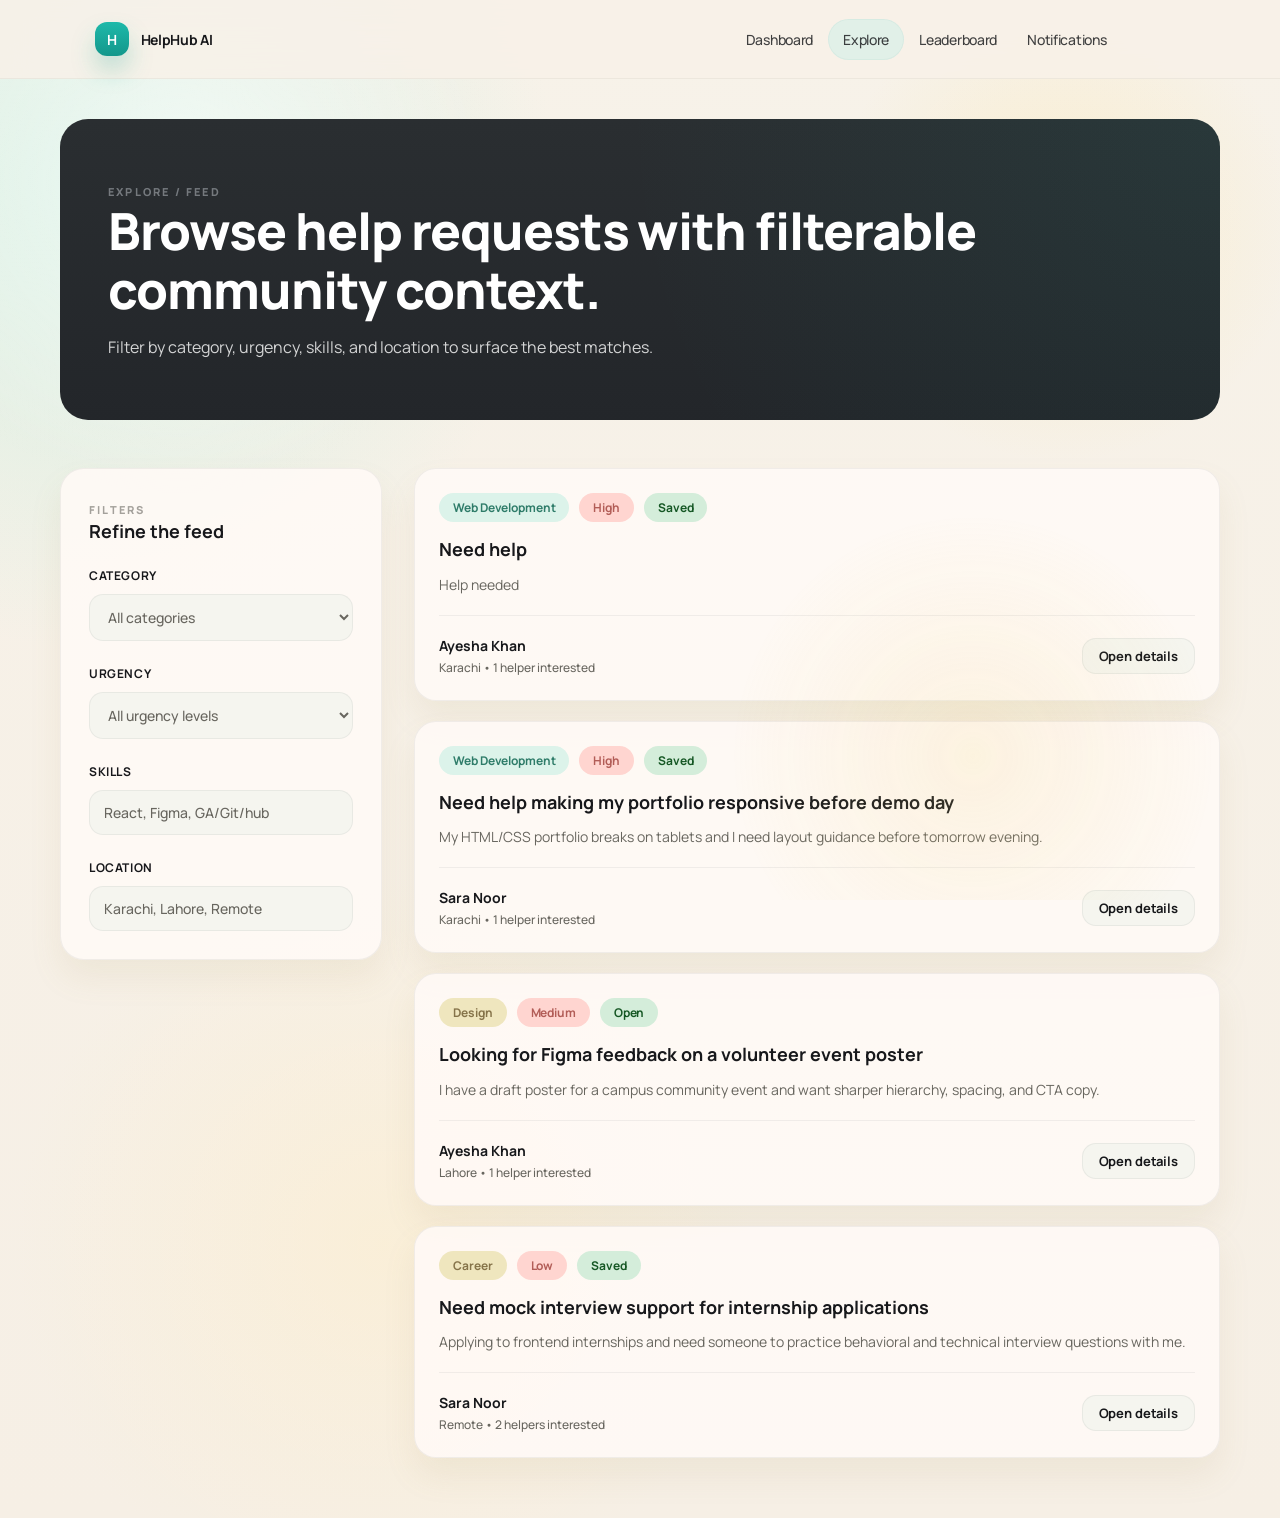
<file: explore/explore.html>
<!DOCTYPE html>
<html lang="en">

<head>
    <meta charset="UTF-8" />
    <meta name="viewport" content="width=device-width, initial-scale=1.0" />
    <title>HelpHub AI - Explore Centre</title>

    <link rel="preconnect" href="https://fonts.googleapis.com">
    <link rel="preconnect" href="https://fonts.gstatic.com" crossorigin>
    <link href="https://fonts.googleapis.com/css2?family=Manrope:wght@400;500;600;700;800&display=swap" rel="stylesheet">

    <style>
        :root {
            --bg: #f6f0e7;
            --surface: rgba(255, 250, 246, 0.88);
            --surface-solid: #fff9f3;
            --surface-deep: #113a35;
            --ink: #17181b;
            --muted: #68665f;
            --line: rgba(30, 36, 33, 0.06);
            --teal: #1db1a3;
            --teal-deep: #159489;
            --pill: #f5f5ef;
            --shadow: 0 24px 42px rgba(167, 143, 91, 0.14);
            --shadow-soft: 0 18px 32px rgba(167, 143, 91, 0.1);
            --radius-xl: 30px;
            --radius-lg: 22px;
            --radius-md: 18px;
            --radius-pill: 999px;
            --mint: #dcf3ea;
            --mint-text: #2e7c69;
            --coral: #ffd5d0;
            --coral-text: #b25d57;
            --gold: #efe6be;
            --gold-text: #857349;
        }

        * {
            box-sizing: border-box;
        }

        html {
            scroll-behavior: smooth;
        }

        body {
            margin: 0;
            min-width: 320px;
            font-family: "Manrope", sans-serif;
            color: var(--ink);
            background:
                radial-gradient(circle at 7% 12%, rgba(198, 239, 224, 0.68), transparent 26%),
                radial-gradient(circle at 83% 15%, rgba(255, 223, 130, 0.26), transparent 14%),
                radial-gradient(circle at 30% 82%, rgba(255, 237, 197, 0.42), transparent 24%),
                linear-gradient(180deg, #f7f2e9 0%, #f6efe5 100%);
        }

        body.nav-open {
            overflow: hidden;
        }

        body::before {
            content: "";
            position: fixed;
            inset: 0;
            pointer-events: none;
            background:
                radial-gradient(circle at 14% 20%, rgba(255, 255, 255, 0.7), transparent 24%),
                radial-gradient(circle at 76% 84%, rgba(244, 210, 122, 0.18), transparent 20%);
            opacity: 0.9;
        }

        a {
            color: inherit;
            text-decoration: none;
        }

        img {
            max-width: 100%;
            display: block;
        }

        /* --- NAVBAR STYLES --- */
        .topbar-wrap {
            position: sticky;
            top: 0;
            z-index: 40;
            backdrop-filter: blur(20px);
            background: rgba(248, 241, 232, 0.82);
            border-bottom: 1px solid rgba(29, 37, 33, 0.05);
        }

        .topbar {
            width: min(963px, calc(100% - 36px));
            margin: 0 auto;
            min-height: 78px;
            display: flex;
            align-items: center;
            justify-content: space-between;
            gap: 189px;
        }

        .brand {
            display: flex;
            align-items: center;
            margin: 0px 0px 0px -64px;
            gap: 12px;
            flex-shrink: 0;
        }

        .brand-mark {
            width: 34px;
            height: 34px;
            display: grid;
            place-items: center;
            font-size: 14px;
            font-weight: 700;
            color: #ffffff;
            border-radius: 12px;
            background: linear-gradient(180deg, #1eb9aa 0%, #13978b 100%);
            box-shadow: 0 14px 24px rgba(22, 158, 143, 0.25);
        }

        .brand-name {
            font-size: 14px;
            font-weight: 700;
            letter-spacing: -0.02em;
        }

        .desktop-nav {
            display: flex;
            align-items: center;
            justify-content: flex-end;
            gap: 18px;
            flex: 1;
            min-width: 0;
        }

        .nav {
            display: flex;
            align-items: center;
            justify-content: center;
            flex-wrap: nowrap;
            min-width: 0;
        }

        .nav a {
            padding: 11px 15px;
            border-radius: 999px;
            color: rgba(23, 24, 27, 0.82);
            font-size: 14px;
            font-weight: 500;
            letter-spacing: -0.02em;
            transition: background-color 0.2s ease, color 0.2s ease;
        }

        .nav a:hover {
            background: rgba(255, 252, 247, 0.92);
        }

        .nav a.active {
            background: rgba(216, 239, 232, 0.7);
            box-shadow: inset 0 0 0 1px rgba(25, 133, 121, 0.05);
        }

        .actions {
            display: flex;
            align-items: center;
            margin: 0px 15px;
            gap: 10px;
            flex-shrink: 0;
        }

        .menu-toggle,
        .mobile-close {
            display: none;
            width: 48px;
            height: 48px;
            padding: 0;
            border: 1px solid rgba(24, 31, 28, 0.06);
            border-radius: 16px;
            background: rgba(255, 252, 247, 0.96);
            box-shadow: 0 12px 22px rgba(149, 123, 68, 0.1);
            cursor: pointer;
            transition: transform 0.2s ease, box-shadow 0.2s ease, background-color 0.2s ease;
        }

        .menu-toggle:hover,
        .mobile-close:hover {
            transform: translateY(-1px);
            box-shadow: 0 16px 28px rgba(149, 123, 68, 0.14);
        }

        .menu-toggle span,
        .mobile-close span {
            display: block;
            width: 18px;
            height: 2px;
            margin: 4px auto;
            border-radius: 999px;
            background: var(--ink);
            transition: transform 0.2s ease, opacity 0.2s ease;
        }

        .mobile-drawer .mobile-close {
            display: inline-flex;
            align-items: center;
            justify-content: center;
            flex-shrink: 0;
        }

        .mobile-close span:first-child {
            transform: translateY(3px) rotate(45deg);
        }

        .mobile-close span:last-child {
            transform: translateY(-3px) rotate(-45deg);
        }

        .mobile-backdrop {
            position: fixed;
            inset: 0;
            z-index: 60;
            background: rgba(11, 18, 17, 0.32);
            backdrop-filter: blur(6px);
            opacity: 0;
            visibility: hidden;
            pointer-events: none;
            transition: opacity 0.24s ease, visibility 0.24s ease;
        }

        .mobile-drawer {
            position: fixed;
            top: 14px;
            right: 14px;
            z-index: 70;
            width: min(372px, calc(100vw - 28px));
            max-height: calc(100vh - 28px);
            overflow: auto;
            overscroll-behavior: contain;
            -webkit-overflow-scrolling: touch;
            padding: 18px;
            border: 1px solid rgba(24, 31, 28, 0.08);
            border-radius: 28px;
            background: linear-gradient(180deg, rgba(255, 251, 246, 0.99) 0%, rgba(249, 243, 235, 0.97) 100%);
            box-shadow: 0 28px 54px rgba(111, 84, 36, 0.22);
            transform: translateX(calc(100% + 24px));
            opacity: 0;
            visibility: hidden;
            pointer-events: none;
            transition: transform 0.26s ease, opacity 0.26s ease, visibility 0.26s ease;
        }

        body.nav-open .mobile-backdrop {
            opacity: 1;
            visibility: visible;
            pointer-events: auto;
        }

        body.nav-open .mobile-drawer {
            transform: translateX(0);
            opacity: 1;
            visibility: visible;
            pointer-events: auto;
        }

        body.nav-open .menu-toggle span:nth-child(1) {
            transform: translateY(6px) rotate(45deg);
        }

        body.nav-open .menu-toggle span:nth-child(2) {
            opacity: 0;
        }

        body.nav-open .menu-toggle span:nth-child(3) {
            transform: translateY(-6px) rotate(-45deg);
        }

        .mobile-drawer-header {
            display: flex;
            align-items: center;
            justify-content: space-between;
            gap: 14px;
            margin-bottom: 20px;
        }

        .mobile-drawer-kicker {
            display: inline-flex;
            align-items: center;
            min-height: 34px;
            padding: 0 12px;
            border-radius: 999px;
            background: rgba(216, 239, 232, 0.7);
            color: #1d6c62;
            font-size: 11px;
            font-weight: 800;
            letter-spacing: 0.18em;
            text-transform: uppercase;
        }

        .mobile-nav {
            display: grid;
            gap: 8px;
        }

        .mobile-nav a {
            min-height: 52px;
            display: flex;
            align-items: center;
            padding: 0 16px;
            border-radius: 18px;
            background: rgba(255, 252, 247, 0.86);
            box-shadow: inset 0 0 0 1px rgba(24, 31, 28, 0.05);
            font-size: 15px;
            font-weight: 600;
            letter-spacing: -0.02em;
            transition: transform 0.2s ease, background-color 0.2s ease;
        }

        .mobile-nav a:hover {
            transform: translateX(2px);
        }

        .mobile-nav a.active {
            background: rgba(214, 238, 229, 0.78);
        }

        .mobile-actions {
            display: grid;
            gap: 10px;
            margin-top: 18px;
            padding-top: 18px;
            border-top: 1px solid rgba(24, 31, 28, 0.06);
        }

        .mobile-actions .signal-pill,
        .mobile-actions .button {
            width: 100%;
            justify-content: center;
        }

        .signal-pill,
        .button,
        .small-pill {
            display: inline-flex;
            align-items: center;
            justify-content: center;
            border-radius: var(--radius-pill);
            white-space: nowrap;
            transition: transform 0.2s ease, box-shadow 0.2s ease, background-color 0.2s ease;
        }

        .signal-pill {
            min-height: 39px;
            padding: 0 11px;
            background: rgba(255, 252, 247, 0.94);
            border: 1px solid rgba(24, 31, 28, 0.04);
            box-shadow: 0 8px 18px rgba(149, 123, 68, 0.08);
            font-size: 13px;
            font-weight: 700;
        }

        .button {
            min-height: 37px;
            padding: 0 10px;
            border: 0;
            cursor: pointer;
            font: inherit;
            font-size: 15px;
            font-weight: 700;
            letter-spacing: -0.03em;
        }

        .button:hover,
        .signal-pill:hover,
        .small-pill:hover {
            transform: translateY(-1px);
        }

        .button-primary {
            color: #ffffff;
            background: linear-gradient(180deg, #22beb0 0%, #18a295 100%);
            box-shadow: 0 18px 28px rgba(29, 177, 163, 0.26);
            margin-right: -5pc;
        }

        /* --- PAGE SPECIFIC STYLES --- */
        .shell {
            max-width: 1200px;
            margin: 0 auto;
            padding: 0 20px;
        }

        .hero {
            background: linear-gradient(180deg, #2a2e31 0%, #23262a 100%);
            color: #ffffff;
            border-radius: 28px;
            padding: 60px 48px;
            margin-top: 40px;
            position: relative;
            overflow: hidden;
        }

        .hero::before {
            content: "";
            position: absolute;
            top: 0;
            left: 0;
            right: 0;
            bottom: 0;
            background: radial-gradient(circle at top right, rgba(29, 177, 163, 0.08), transparent 50%);
            pointer-events: none;
        }

        .hero > * {
            position: relative;
            z-index: 1;
        }

        .eyebrow {
            font-size: 11px;
            font-weight: 800;
            letter-spacing: 0.2em;
            text-transform: uppercase;
            opacity: 0.6;
            margin-bottom: 16px;
            color: #a8adb3;
        }

        .hero h1 {
            font-size: clamp(2rem, 5vw, 3.2rem);
            font-weight: 800;
            margin: 0 0 16px 0;
            line-height: 1.15;
            letter-spacing: -0.02em;
        }

        .hero p {
            font-size: 16px;
            font-weight: 400;
            margin: 0;
            opacity: 0.8;
            line-height: 1.6;
            max-width: 600px;
        }

        .content {
            display: grid;
            grid-template-columns: 1fr 2.5fr;
            gap: 32px;
            margin-top: 48px;
            margin-bottom: 60px;
        }

        .panel {
            background: var(--surface);
            border: 1px solid var(--line);
            border-radius: 24px;
            padding: 28px;
            height: fit-content;
            position: sticky;
            top: 100px;
            box-shadow: var(--shadow-soft);
        }

        .panel .eyebrow {
            color: var(--muted);
            margin-bottom: 12px;
        }

        .panel h2 {
            font-size: 18px;
            font-weight: 700;
            margin: 0 0 24px 0;
            color: var(--ink);
        }

        .filter-group {
            margin-bottom: 24px;
        }

        .filter-group:last-child {
            margin-bottom: 0;
        }

        .filter-group label {
            display: block;
            font-size: 12px;
            font-weight: 700;
            letter-spacing: 0.05em;
            text-transform: uppercase;
            margin-bottom: 10px;
            color: var(--ink);
        }

        .filter-group input,
        .filter-group select {
            width: 100%;
            padding: 12px 14px;
            border-radius: 14px;
            border: 1px solid var(--line);
            background: var(--pill);
            color: var(--ink);
            font-family: inherit;
            font-size: 14px;
            font-weight: 500;
            outline: none;
            transition: border-color 0.2s ease, background-color 0.2s ease;
        }

        .filter-group input::placeholder,
        .filter-group select {
            color: var(--muted);
        }

        .filter-group input:focus,
        .filter-group select:focus {
            border-color: var(--teal);
            background: var(--surface-solid);
        }

        .feed {
            display: flex;
            flex-direction: column;
            gap: 20px;
        }

        .card {
            background: var(--surface);
            border: 1px solid var(--line);
            border-radius: 22px;
            padding: 24px;
            box-shadow: var(--shadow-soft);
            transition: transform 0.2s ease, box-shadow 0.2s ease;
        }

        .card:hover {
            transform: translateY(-2px);
            box-shadow: var(--shadow);
        }

        .pill-row {
            display: flex;
            gap: 10px;
            margin-bottom: 16px;
            flex-wrap: wrap;
            align-items: center;
        }

        .pill {
            display: inline-flex;
            align-items: center;
            padding: 6px 14px;
            border-radius: 16px;
            font-size: 12px;
            font-weight: 700;
            letter-spacing: -0.01em;
            white-space: nowrap;
        }

        .pill.mint {
            background: #dcf3ea;
            color: #2e7c69;
        }

        .pill.coral {
            background: #ffd5d0;
            color: #b25d57;
        }

        .pill.gold {
            background: #efe6be;
            color: #857349;
        }

        .pill.green {
            background: #d4edda;
            color: #155724;
        }

        .card h3 {
            font-size: 18px;
            font-weight: 700;
            margin: 0 0 12px 0;
            color: var(--ink);
            line-height: 1.3;
        }

        .card p {
            font-size: 14px;
            font-weight: 400;
            margin: 0 0 20px 0;
            color: var(--muted);
            line-height: 1.5;
            display: -webkit-box;
            -webkit-line-clamp: 2;
            -webkit-box-orient: vertical;
            overflow: hidden;
        }

        .request-footer {
            display: flex;
            justify-content: space-between;
            align-items: center;
            padding-top: 20px;
            border-top: 1px solid var(--line);
        }

        .person {
            flex: 1;
        }

        .person strong {
            display: block;
            font-size: 14px;
            font-weight: 700;
            color: var(--ink);
            margin-bottom: 4px;
        }

        .person span {
            display: block;
            font-size: 12px;
            font-weight: 500;
            color: var(--muted);
        }

        .details-link {
            display: inline-flex;
            align-items: center;
            justify-content: center;
            min-height: 36px;
            padding: 0 16px;
            border: 1px solid var(--line);
            border-radius: 14px;
            background: var(--pill);
            color: var(--ink);
            font-size: 13px;
            font-weight: 700;
            letter-spacing: -0.01em;
            text-decoration: none;
            transition: transform 0.2s ease, background-color 0.2s ease, box-shadow 0.2s ease;
            cursor: pointer;
            white-space: nowrap;
        }

        .details-link:hover {
            transform: translateY(-1px);
            background: var(--surface-solid);
            box-shadow: 0 8px 16px rgba(167, 143, 91, 0.12);
        }

        .details-link:active {
            transform: translateY(0);
        }

        @media (max-width: 1080px) {
            .topbar {
                gap: 16px;
            }

            .desktop-nav {
                display: none;
            }

            .menu-toggle {
                display: inline-flex;
                align-items: center;
                justify-content: center;
                flex-direction: column;
                flex-shrink: 0;
            }

            .content {
                grid-template-columns: 1fr;
            }

            .panel {
                position: static;
                top: auto;
            }

            .hero {
                padding: 48px 32px;
            }
              .brand{
                margin: 0px 0px 0px 0px;
            }
        }

        @media (max-width: 768px) {
            .hero {
                padding: 40px 24px;
                margin-top: 32px;
                border-radius: 22px;
            }

            .hero h1 {
                font-size: clamp(1.5rem, 4vw, 2.2rem);
            }

            .hero p {
                font-size: 15px;
            }

            .content {
                gap: 24px;
                margin-top: 32px;
                margin-bottom: 40px;
            }

            .panel {
                padding: 20px;
            }

            .card {
                padding: 20px;
            }

            .request-footer {
                flex-direction: column;
                align-items: flex-start;
                gap: 16px;
            }

            .details-link {
                width: 100%;
                justify-content: center;
            }

            .mobile-drawer {
                top: 10px;
                right: 10px;
                width: calc(100vw - 20px);
                max-height: calc(100vh - 20px);
                padding: 16px;
                border-radius: 24px;
            }
              .brand{
                margin: 0px 0px 0px 0px;
            }
        }

        @media (max-width: 480px) {
            .shell {
                padding: 0 16px;
            }

            .hero {
                padding: 32px 20px;
                margin-top: 24px;
                border-radius: 18px;
            }

            .hero h1 {
                font-size: clamp(1.3rem, 3.5vw, 1.8rem);
                margin-bottom: 12px;
            }

            .hero p {
                font-size: 14px;
            }

            .content {
                gap: 16px;
                margin-top: 24px;
            }

            .panel {
                padding: 18px;
            }

            .panel h2 {
                font-size: 16px;
                margin-bottom: 20px;
            }

            .filter-group {
                margin-bottom: 20px;
            }

            .card {
                padding: 16px;
                border-radius: 18px;
            }

            .card h3 {
                font-size: 16px;
                margin-bottom: 10px;
            }

            .card p {
                font-size: 13px;
                margin-bottom: 16px;
            }

            .pill-row {
                gap: 8px;
                margin-bottom: 14px;
            }

            .pill {
                padding: 5px 12px;
                font-size: 11px;
            }

            .request-footer {
                padding-top: 16px;
                gap: 12px;
            }

            .person strong {
                font-size: 13px;
            }

            .details-link {
                padding: 0 14px;
                font-size: 12px;
            }
            .brand{
                margin: 0px 0px 0px 0px;
            }
        }
    </style>
</head>

<body>
    <div class="topbar-wrap">
        <header class="topbar">
            <a class="brand" href="../index.html">
                <span class="brand-mark">H</span>
                <span class="brand-name">HelpHub AI</span>
            </a>

            <div class="desktop-nav">
                <nav class="nav" aria-label="Primary">
                    <a href="../index.html">Dashboard</a>
                    <a href="./explore.html" class="active">Explore</a>
                    <a href="../leaderboad/leaderboard.html">Leaderboard</a>
                    <a href="../notification/notification.html">Notifications</a>
                   
                </nav>

                <!-- <div class="actions">
                    <a class="signal-pill" href="#">Live community signals</a>
                    <a class="button button-primary" href="#">Join the platform</a>
                </div> -->
            </div>

            <button class="menu-toggle" type="button" aria-label="Open navigation menu" aria-expanded="false"
                aria-controls="mobile-drawer">
                <span></span>
                <span></span>
                <span></span>
            </button>
        </header>
    </div>

    <div class="mobile-backdrop"></div>

    <aside class="mobile-drawer" id="mobile-drawer" aria-hidden="true" aria-label="Mobile navigation">
        <div class="mobile-drawer-header">
            <span class="mobile-drawer-kicker">Navigation</span>
            <button class="mobile-close" type="button" aria-label="Close navigation menu">
                <span></span>
                <span></span>
            </button>
        </div>

        <nav class="mobile-nav" aria-label="Mobile Primary">
            <a href="../index.html">Dashboard</a>
            <a href="./explore.html" class="active">Explore</a>
            <a href="../leaderboad/leaderboard.html">Leaderboard</a>
            <a href="../notification/notification.html">Notifications</a>
           
        </nav>

        <!-- <div class="mobile-actions">
            <a class="signal-pill" href="#">Live community signals</a>
            <a class="button button-primary" href="#">Join the platform</a>
        </div> -->
    </aside>

    <div class="shell">
        <section class="hero">
            <span class="eyebrow">EXPLORE / FEED</span>
            <h1>Browse help requests with filterable community context.</h1>
            <p>Filter by category, urgency, skills, and location to surface the best matches.</p>
        </section>

        <div class="content">
            <aside class="panel">
                <span class="eyebrow">FILTERS</span>
                <h2>Refine the feed</h2>

                <div class="filter-group">
                    <label for="category">Category</label>
                    <select id="category">
                        <option>All categories</option>
                    </select>
                </div>

                <div class="filter-group">
                    <label for="urgency">Urgency</label>
                    <select id="urgency">
                        <option>All urgency levels</option>
                    </select>
                </div>

                <div class="filter-group">
                    <label for="skills">Skills</label>
                    <input id="skills" type="text" placeholder="React, Figma, GA/Git/hub">
                </div>

                <div class="filter-group">
                    <label for="location">Location</label>
                    <input id="location" type="text" placeholder="Karachi, Lahore, Remote">
                </div>
            </aside>

            <section class="feed">
                <article class="card">
                    <div class="pill-row">
                        <span class="pill mint">Web Development</span>
                        <span class="pill coral">High</span>
                        <span class="pill green">Saved</span>
                    </div>
                    <h3>Need help</h3>
                    <p>Help needed</p>
                    <div class="request-footer">
                        <div class="person">
                            <strong>Ayesha Khan</strong>
                            <span>Karachi • 1 helper interested</span>
                        </div>
                        <a href="#" class="details-link">Open details</a>
                    </div>
                </article>

                <article class="card">
                    <div class="pill-row">
                        <span class="pill mint">Web Development</span>
                        <span class="pill coral">High</span>
                        <span class="pill green">Saved</span>
                    </div>
                    <h3>Need help making my portfolio responsive before demo day</h3>
                    <p>My HTML/CSS portfolio breaks on tablets and I need layout guidance before tomorrow evening.</p>
                    <div class="request-footer">
                        <div class="person">
                            <strong>Sara Noor</strong>
                            <span>Karachi • 1 helper interested</span>
                        </div>
                        <a href="#" class="details-link">Open details</a>
                    </div>
                </article>

                <article class="card">
                    <div class="pill-row">
                        <span class="pill gold">Design</span>
                        <span class="pill coral">Medium</span>
                        <span class="pill green">Open</span>
                    </div>
                    <h3>Looking for Figma feedback on a volunteer event poster</h3>
                    <p>I have a draft poster for a campus community event and want sharper hierarchy, spacing, and CTA copy.</p>
                    <div class="request-footer">
                        <div class="person">
                            <strong>Ayesha Khan</strong>
                            <span>Lahore • 1 helper interested</span>
                        </div>
                        <a href="#" class="details-link">Open details</a>
                    </div>
                </article>

                <article class="card">
                    <div class="pill-row">
                        <span class="pill gold">Career</span>
                        <span class="pill coral">Low</span>
                        <span class="pill green">Saved</span>
                    </div>
                    <h3>Need mock interview support for internship applications</h3>
                    <p>Applying to frontend internships and need someone to practice behavioral and technical interview questions with me.</p>
                    <div class="request-footer">
                        <div class="person">
                            <strong>Sara Noor</strong>
                            <span>Remote • 2 helpers interested</span>
                        </div>
                        <a href="#" class="details-link">Open details</a>
                    </div>
                </article>
            </section>
        </div>
    </div>

    <script>
        const body = document.body;
        const menuToggle = document.querySelector(".menu-toggle");
        const mobileClose = document.querySelector(".mobile-close");
        const mobileBackdrop = document.querySelector(".mobile-backdrop");
        const mobileDrawer = document.querySelector(".mobile-drawer");
        const mobileLinks = document.querySelectorAll(".mobile-nav a");
        const mobileBreakpoint = 1080;

        const syncMenuState = (isOpen) => {
            if (!menuToggle || !mobileDrawer) {
                return;
            }

            menuToggle.setAttribute("aria-expanded", String(isOpen));
            mobileDrawer.setAttribute("aria-hidden", String(!isOpen));
            body.classList.toggle("nav-open", isOpen);
        };

        const closeMenu = () => {
            syncMenuState(false);
        };

        const openMenu = () => {
            if (window.innerWidth > mobileBreakpoint) {
                return;
            }

            syncMenuState(true);
        };

        if (menuToggle && mobileDrawer) {
            syncMenuState(false);

            menuToggle.addEventListener("click", () => {
                if (body.classList.contains("nav-open")) {
                    closeMenu();
                } else {
                    openMenu();
                }
            });
        }

        if (mobileClose) {
            mobileClose.addEventListener("click", closeMenu);
        }

        if (mobileBackdrop) {
            mobileBackdrop.addEventListener("click", closeMenu);
        }

        mobileLinks.forEach((link) => {
            link.addEventListener("click", closeMenu);
        });

        document.addEventListener("keydown", (event) => {
            if (event.key === "Escape") {
                closeMenu();
            }
        });

        window.addEventListener("resize", () => {
            if (window.innerWidth > mobileBreakpoint) {
                closeMenu();
            }
        });
    </script>
</body>

</html>
</file>
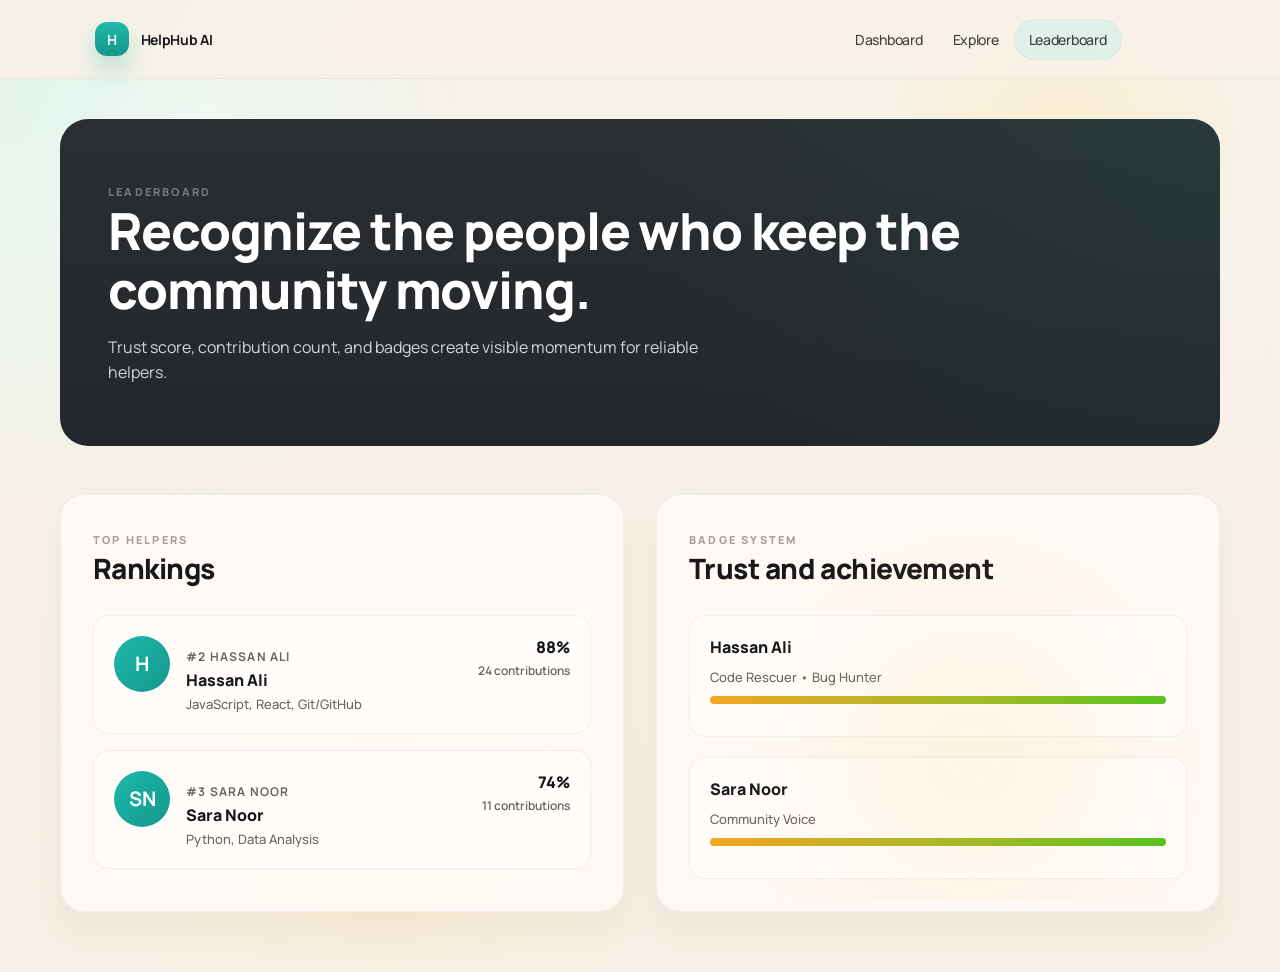
<file: leaderboad/leaderboard.html>
<!DOCTYPE html>
<html lang="en">

<head>
    <meta charset="UTF-8">
    <meta name="viewport" content="width=device-width, initial-scale=1.0">
    <title>HelpHub AI - Leaderboard</title>
    <link rel="preconnect" href="https://fonts.googleapis.com">
    <link rel="preconnect" href="https://fonts.gstatic.com" crossorigin>
    <link href="https://fonts.googleapis.com/css2?family=Manrope:wght@400;500;600;700;800&display=swap"
        rel="stylesheet">
    <style>
        :root {
            --bg: #f6f0e7;
            --surface: rgba(255, 250, 246, 0.88);
            --surface-solid: #fff9f3;
            --surface-deep: #113a35;
            --ink: #17181b;
            --muted: #68665f;
            --line: rgba(30, 36, 33, 0.06);
            --teal: #1db1a3;
            --teal-deep: #159489;
            --pill: #f5f5ef;
            --shadow: 0 24px 42px rgba(167, 143, 91, 0.14);
            --shadow-soft: 0 18px 32px rgba(167, 143, 91, 0.1);
            --radius-xl: 30px;
            --radius-lg: 22px;
            --radius-md: 18px;
            --radius-pill: 999px;
        }

        * {
            box-sizing: border-box;
        }

        html {
            scroll-behavior: smooth;
        }

        body {
            margin: 0;
            min-width: 320px;
            font-family: "Manrope", sans-serif;
            color: var(--ink);
            background:
                radial-gradient(circle at 7% 12%, rgba(198, 239, 224, 0.68), transparent 26%),
                radial-gradient(circle at 83% 15%, rgba(255, 223, 130, 0.26), transparent 14%),
                radial-gradient(circle at 30% 82%, rgba(255, 237, 197, 0.42), transparent 24%),
                linear-gradient(180deg, #f7f2e9 0%, #f6efe5 100%);
        }

        body.nav-open {
            overflow: hidden;
        }

        body::before {
            content: "";
            position: fixed;
            inset: 0;
            pointer-events: none;
            background:
                radial-gradient(circle at 14% 20%, rgba(255, 255, 255, 0.7), transparent 24%),
                radial-gradient(circle at 76% 84%, rgba(244, 210, 122, 0.18), transparent 20%);
            opacity: 0.9;
        }

        a {
            color: inherit;
            text-decoration: none;
        }

        img {
            max-width: 100%;
            display: block;
        }

        /* --- NAVBAR STYLES --- */
        .topbar-wrap {
            position: sticky;
            top: 0;
            z-index: 40;
            backdrop-filter: blur(20px);
            background: rgba(248, 241, 232, 0.82);
            border-bottom: 1px solid rgba(29, 37, 33, 0.05);
        }

        .topbar {
            width: min(963px, calc(100% - 36px));
            margin: 0 auto;
            min-height: 78px;
            display: flex;
            align-items: center;
            justify-content: space-between;
            gap: 189px;
        }

        .brand {
            display: flex;
            align-items: center;
            margin: 0px 0px 0px -64px;
            gap: 12px;
            flex-shrink: 0;
        }

        .brand-mark {
            width: 34px;
            height: 34px;
            display: grid;
            place-items: center;
            font-size: 14px;
            font-weight: 700;
            color: #ffffff;
            border-radius: 12px;
            background: linear-gradient(180deg, #1eb9aa 0%, #13978b 100%);
            box-shadow: 0 14px 24px rgba(22, 158, 143, 0.25);
        }

        .brand-name {
            font-size: 14px;
            font-weight: 700;
            letter-spacing: -0.02em;
        }

        .desktop-nav {
            display: flex;
            align-items: center;
            justify-content: flex-end;
            gap: 18px;
            flex: 1;
            min-width: 0;
        }

        .nav {
            display: flex;
            align-items: center;
            justify-content: center;
            flex-wrap: nowrap;
            min-width: 0;
        }

        .nav a {
            padding: 11px 15px;
            border-radius: 999px;
            color: rgba(23, 24, 27, 0.82);
            font-size: 14px;
            font-weight: 500;
            letter-spacing: -0.02em;
            transition: background-color 0.2s ease;
        }

        .nav a:hover {
            background: rgba(255, 252, 247, 0.92);
        }

        .nav a.active {
            background: rgba(216, 239, 232, 0.7);
            box-shadow: inset 0 0 0 1px rgba(25, 133, 121, 0.05);
        }

        .actions {
            display: flex;
            align-items: center;
            margin: 0px 15px;
            gap: 10px;
            flex-shrink: 0;
        }

        .menu-toggle,
        .mobile-close {
            display: none;
            width: 48px;
            height: 48px;
            padding: 0;
            border: 1px solid rgba(24, 31, 28, 0.06);
            border-radius: 16px;
            background: rgba(255, 252, 247, 0.96);
            box-shadow: 0 12px 22px rgba(149, 123, 68, 0.1);
            cursor: pointer;
            transition: transform 0.2s ease;
        }

        .menu-toggle:hover,
        .mobile-close:hover {
            transform: translateY(-1px);
        }

        .menu-toggle span,
        .mobile-close span {
            display: block;
            width: 18px;
            height: 2px;
            margin: 4px auto;
            border-radius: 999px;
            background: var(--ink);
            transition: transform 0.2s ease, opacity 0.2s ease;
        }

        .mobile-drawer .mobile-close {
            display: inline-flex;
            align-items: center;
            justify-content: center;
            flex-shrink: 0;
        }

        .mobile-close span:first-child {
            transform: translateY(3px) rotate(45deg);
        }

        .mobile-close span:last-child {
            transform: translateY(-3px) rotate(-45deg);
        }

        .mobile-backdrop {
            position: fixed;
            inset: 0;
            z-index: 60;
            background: rgba(11, 18, 17, 0.32);
            backdrop-filter: blur(6px);
            opacity: 0;
            visibility: hidden;
            pointer-events: none;
            transition: opacity 0.24s ease;
        }

        .mobile-drawer {
            position: fixed;
            top: 14px;
            right: 14px;
            z-index: 70;
            width: min(372px, calc(100vw - 28px));
            max-height: calc(100vh - 28px);
            overflow: auto;
            -webkit-overflow-scrolling: touch;
            padding: 18px;
            border: 1px solid rgba(24, 31, 28, 0.08);
            border-radius: 28px;
            background: linear-gradient(180deg, rgba(255, 251, 246, 0.99) 0%, rgba(249, 243, 235, 0.97) 100%);
            box-shadow: 0 28px 54px rgba(111, 84, 36, 0.22);
            transform: translateX(calc(100% + 24px));
            opacity: 0;
            visibility: hidden;
            pointer-events: none;
            transition: transform 0.26s ease, opacity 0.26s ease;
        }

        body.nav-open .mobile-backdrop {
            opacity: 1;
            visibility: visible;
            pointer-events: auto;
        }

        body.nav-open .mobile-drawer {
            transform: translateX(0);
            opacity: 1;
            visibility: visible;
            pointer-events: auto;
        }

        body.nav-open .menu-toggle span:nth-child(1) {
            transform: translateY(6px) rotate(45deg);
        }

        body.nav-open .menu-toggle span:nth-child(2) {
            opacity: 0;
        }

        body.nav-open .menu-toggle span:nth-child(3) {
            transform: translateY(-6px) rotate(-45deg);
        }

        .mobile-drawer-header {
            display: flex;
            align-items: center;
            justify-content: space-between;
            gap: 14px;
            margin-bottom: 20px;
        }

        .mobile-drawer-kicker {
            display: inline-flex;
            align-items: center;
            min-height: 34px;
            padding: 0 12px;
            border-radius: 999px;
            background: rgba(216, 239, 232, 0.7);
            color: #1d6c62;
            font-size: 11px;
            font-weight: 800;
            letter-spacing: 0.18em;
            text-transform: uppercase;
        }

        .mobile-nav {
            display: grid;
            gap: 8px;
        }

        .mobile-nav a {
            min-height: 52px;
            display: flex;
            align-items: center;
            padding: 0 16px;
            border-radius: 18px;
            background: rgba(255, 252, 247, 0.86);
            box-shadow: inset 0 0 0 1px rgba(24, 31, 28, 0.05);
            font-size: 15px;
            font-weight: 600;
            letter-spacing: -0.02em;
            transition: transform 0.2s ease;
        }

        .mobile-nav a:hover {
            transform: translateX(2px);
        }

        .mobile-nav a.active {
            background: rgba(214, 238, 229, 0.78);
        }

        /* --- PAGE SPECIFIC STYLES --- */
        .shell {
            max-width: 1200px;
            margin: 0 auto;
            padding: 0 20px;
        }

        .hero {
            background: linear-gradient(180deg, #2a2e31 0%, #23262a 100%);
            color: #ffffff;
            border-radius: 28px;
            padding: 60px 48px;
            margin-top: 40px;
            position: relative;
            overflow: hidden;
        }

        .hero::before {
            content: "";
            position: absolute;
            top: 0;
            left: 0;
            right: 0;
            bottom: 0;
            background: radial-gradient(circle at top right, rgba(29, 177, 163, 0.08), transparent 50%);
            pointer-events: none;
        }

        .hero>* {
            position: relative;
            z-index: 1;
        }

        .eyebrow {
            font-size: 11px;
            font-weight: 800;
            letter-spacing: 0.2em;
            text-transform: uppercase;
            opacity: 0.6;
            margin-bottom: 16px;
            color: #a8adb3;
        }

        .hero h1 {
            font-size: clamp(2rem, 5vw, 3.2rem);
            font-weight: 800;
            margin: 0 0 16px 0;
            line-height: 1.15;
            letter-spacing: -0.02em;
        }

        .hero p {
            font-size: 16px;
            font-weight: 400;
            margin: 0;
            opacity: 0.8;
            line-height: 1.6;
            max-width: 600px;
        }

        .content {
            display: grid;
            grid-template-columns: 1fr 1fr;
            gap: 32px;
            margin-top: 48px;
            margin-bottom: 60px;
        }

        .panel {
            background: var(--surface);
            border: 1px solid var(--line);
            border-radius: 24px;
            padding: 32px;
            box-shadow: var(--shadow-soft);
        }

        .panel .eyebrow {
            margin-bottom: 12px;
            color: var(--muted);
        }

        .panel h2 {
            font-size: 28px;
            font-weight: 800;
            margin: 0 0 28px 0;
            color: var(--ink);
            letter-spacing: -0.02em;
        }

        .ranking-item {
            display: flex;
            align-items: flex-start;
            gap: 16px;
            padding: 20px;
            margin-bottom: 16px;
            background: rgba(255, 255, 255, 0.5);
            border-radius: 16px;
            border: 1px solid var(--line);
        }

        .ranking-item:last-child {
            margin-bottom: 0;
        }

        .ranking-avatar {
            width: 56px;
            height: 56px;
            border-radius: 50%;
            background: linear-gradient(135deg, #1eb9aa, #13978b);
            display: flex;
            align-items: center;
            justify-content: center;
            color: white;
            font-size: 20px;
            font-weight: 700;
            flex-shrink: 0;
        }

        .ranking-info {
            flex: 1;
        }

        .ranking-rank {
            font-size: 12px;
            font-weight: 700;
            letter-spacing: 0.1em;
            text-transform: uppercase;
            color: var(--muted);
            margin-bottom: 4px;
        }

        .ranking-name {
            font-size: 16px;
            font-weight: 800;
            color: var(--ink);
            margin: 0 0 4px 0;
        }

        .ranking-skills {
            font-size: 13px;
            font-weight: 500;
            color: var(--muted);
            margin: 0;
        }

        .ranking-score {
            display: flex;
            flex-direction: column;
            align-items: flex-end;
            justify-content: center;
            gap: 4px;
        }

        .score-percent {
            font-size: 16px;
            font-weight: 800;
            color: var(--ink);
        }

        .score-label {
            font-size: 12px;
            font-weight: 600;
            color: var(--muted);
        }

        .badge-item {
            padding: 20px;
            margin-bottom: 20px;
            background: rgba(255, 255, 255, 0.5);
            border-radius: 16px;
            border: 1px solid var(--line);
        }

        .badge-item:last-child {
            margin-bottom: 0;
        }

        .badge-bar {
            width: 100%;
            height: 8px;
            border-radius: 4px;
            background: linear-gradient(90deg, #f5a623 0%, #52c41a 100%);
            margin-bottom: 12px;
        }

        .badge-name {
            font-size: 16px;
            font-weight: 800;
            color: var(--ink);
            margin: 0 0 4px 0;
        }

        .badge-title {
            font-size: 13px;
            font-weight: 500;
            color: var(--muted);
            margin: 0;
            margin-top: 10px;
            margin-bottom: 10px;
        }

        @media (max-width: 1080px) {
            .topbar {
                gap: 16px;
            }

            .desktop-nav {
                display: none;
            }

            .menu-toggle {
                display: inline-flex;
                align-items: center;
                justify-content: center;
                flex-direction: column;
                flex-shrink: 0;
            }

            .content {
                grid-template-columns: 1fr;
            }

            .hero {
                padding: 48px 32px;
            }

            .brand {
                margin: 0px 0px 0px 0px;
            }
        }

        @media (max-width: 768px) {
            .hero {
                padding: 40px 24px;
                margin-top: 32px;
                border-radius: 22px;
            }

            .hero h1 {
                font-size: clamp(1.5rem, 4vw, 2.2rem);
            }

            .hero p {
                font-size: 15px;
            }

            .panel {
                padding: 24px;
            }

            .panel h2 {
                font-size: 22px;
                margin-bottom: 20px;
            }

            .brand {
                margin: 0px 0px 0px 0px;
            }
        }

        @media (max-width: 480px) {
            .shell {
                padding: 0 16px;
            }

            .hero {
                padding: 32px 20px;
                margin-top: 24px;
                border-radius: 18px;
            }

            .hero h1 {
                font-size: clamp(1.3rem, 3.5vw, 1.8rem);
                margin-bottom: 12px;
            }

            .hero p {
                font-size: 14px;
            }

            .panel {
                padding: 18px;
            }

            .panel h2 {
                font-size: 18px;
                margin-bottom: 16px;
            }

            .ranking-item {
                padding: 16px;
                margin-bottom: 12px;
            }

            .brand {
                margin: 0px 0px 0px 0px;
            }

            .badge-item {
                padding: 16px;
                margin-bottom: 16px;
            }
        }
    </style>
</head>

<body>
    <div class="topbar-wrap">
        <header class="topbar">
            <a class="brand" href="../index.html">
                <span class="brand-mark">H</span>
                <span class="brand-name">HelpHub AI</span>
            </a>

            <div class="desktop-nav">
                <nav class="nav" aria-label="Primary">
                    <a href="../index.html">Dashboard</a>
                    <a href="../explore/explore.html">Explore</a>
                    <a href="./leaderboard.html" class="active">Leaderboard</a>

                </nav>
                <!-- 
                <div class="actions">
                    <a class="signal-pill" href="#">Live signals</a>
                    <a class="button button-primary" href="#">Join</a>
                </div> -->
            </div>

            <button class="menu-toggle" type="button" aria-label="Open navigation menu" aria-expanded="false"
                aria-controls="mobile-drawer">
                <span></span>
                <span></span>
                <span></span>
            </button>
        </header>
    </div>

    <div class="mobile-backdrop"></div>

    <aside class="mobile-drawer" id="mobile-drawer" aria-hidden="true" aria-label="Mobile navigation">
        <div class="mobile-drawer-header">
            <span class="mobile-drawer-kicker">Navigation</span>
            <button class="mobile-close" type="button" aria-label="Close navigation menu">
                <span></span>
                <span></span>
            </button>
        </div>

        <nav class="mobile-nav" aria-label="Mobile Primary">
            <a href="../index.html">Dashboard</a>
            <a href="../explore/explore.html">Explore</a>
            <a href="./leaderboard.html" class="active">Leaderboard</a>

        </nav>
    </aside>

    <div class="shell">
        <section class="hero">
            <span class="eyebrow">LEADERBOARD</span>
            <h1>Recognize the people who keep the community moving.</h1>
            <p>Trust score, contribution count, and badges create visible momentum for reliable helpers.</p>
        </section>

        <div class="content">
            <section class="panel">
                <span class="eyebrow">TOP HELPERS</span>
                <h2>Rankings</h2>

                <div class="ranking-item">
                    <div class="ranking-avatar">H</div>
                    <div class="ranking-info">
                        <p class="ranking-rank">#2 Hassan Ali</p>
                        <p class="ranking-name">Hassan Ali</p>
                        <p class="ranking-skills">JavaScript, React, Git/GitHub</p>
                    </div>
                    <div class="ranking-score">
                        <span class="score-percent">88%</span>
                        <span class="score-label">24 contributions</span>
                    </div>
                </div>

                <div class="ranking-item">
                    <div class="ranking-avatar">SN</div>
                    <div class="ranking-info">
                        <p class="ranking-rank">#3 Sara Noor</p>
                        <p class="ranking-name">Sara Noor</p>
                        <p class="ranking-skills">Python, Data Analysis</p>
                    </div>
                    <div class="ranking-score">
                        <span class="score-percent">74%</span>
                        <span class="score-label">11 contributions</span>
                    </div>
                </div>
            </section>

            <section class="panel">
                <span class="eyebrow">BADGE SYSTEM</span>
                <h2>Trust and achievement</h2>

                <div class="badge-item">
                    <p class="badge-name">Hassan Ali</p>
                    <p class="badge-title">Code Rescuer • Bug Hunter</p>
                    <div class="badge-bar"></div>
                </div>

                <div class="badge-item">
                    <p class="badge-name">Sara Noor</p>
                    <p class="badge-title">Community Voice</p>
                    <div class="badge-bar"></div>
                </div>
            </section>
        </div>
    </div>

    <script>
        const body = document.body;
        const menuToggle = document.querySelector(".menu-toggle");
        const mobileClose = document.querySelector(".mobile-close");
        const mobileBackdrop = document.querySelector(".mobile-backdrop");
        const mobileDrawer = document.querySelector(".mobile-drawer");
        const mobileLinks = document.querySelectorAll(".mobile-nav a");
        const mobileBreakpoint = 1080;

        const syncMenuState = (isOpen) => {
            if (!menuToggle || !mobileDrawer) return;
            menuToggle.setAttribute("aria-expanded", String(isOpen));
            mobileDrawer.setAttribute("aria-hidden", String(!isOpen));
            body.classList.toggle("nav-open", isOpen);
        };

        const closeMenu = () => syncMenuState(false);
        const openMenu = () => {
            if (window.innerWidth > mobileBreakpoint) return;
            syncMenuState(true);
        };

        if (menuToggle && mobileDrawer) {
            syncMenuState(false);
            menuToggle.addEventListener("click", () => {
                body.classList.contains("nav-open") ? closeMenu() : openMenu();
            });
        }

        if (mobileClose) mobileClose.addEventListener("click", closeMenu);
        if (mobileBackdrop) mobileBackdrop.addEventListener("click", closeMenu);
        mobileLinks.forEach((link) => link.addEventListener("click", closeMenu));
        document.addEventListener("keydown", (event) => {
            if (event.key === "Escape") closeMenu();
        });
        window.addEventListener("resize", () => {
            if (window.innerWidth > mobileBreakpoint) closeMenu();
        });
    </script>
</body>

</html>
</file>
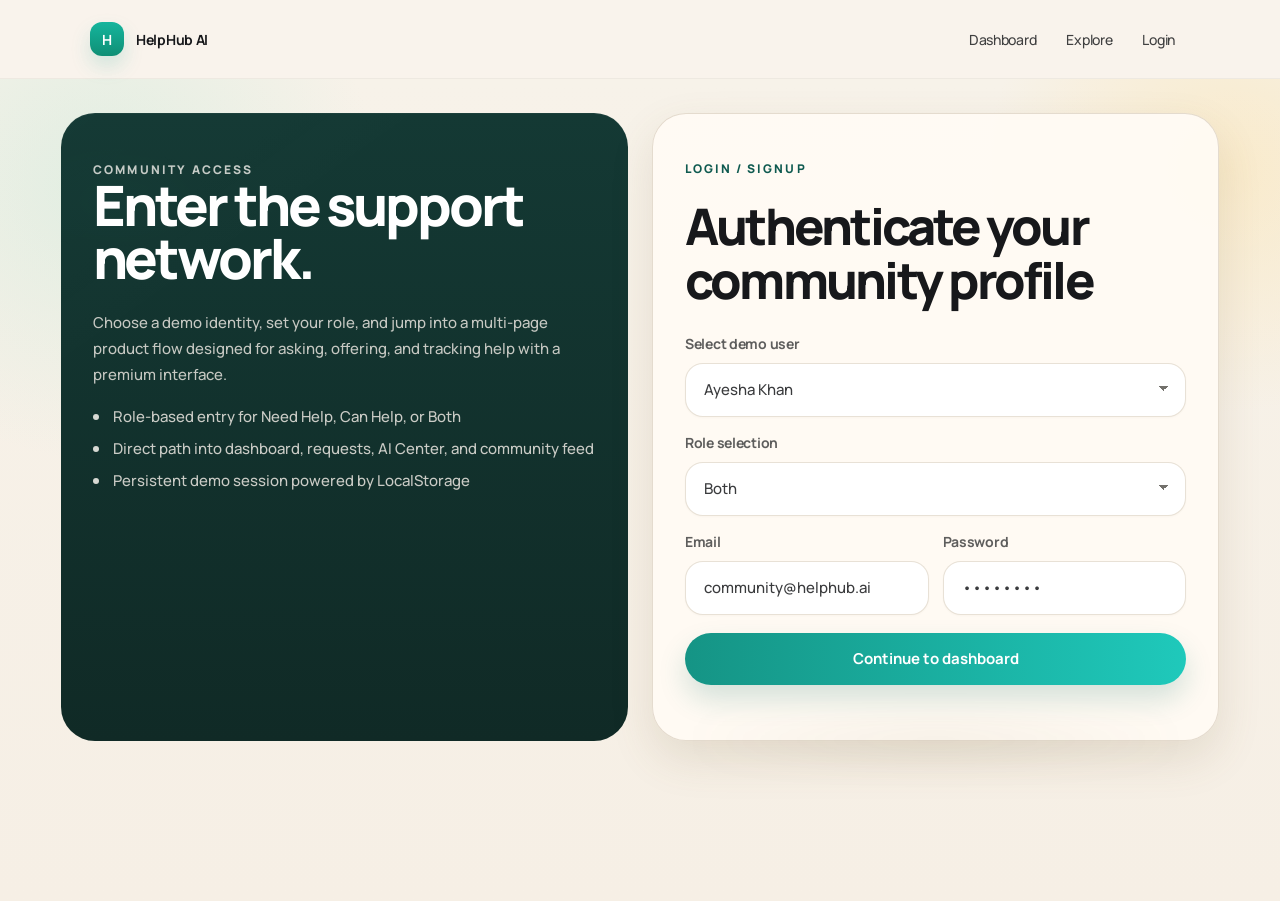
<file: login/login.html>
<!DOCTYPE html>
<html lang="en">

<head>
    <meta charset="UTF-8">
    <meta name="viewport" content="width=device-width, initial-scale=1.0">
    <title>HelpHub AI - Login</title>
    <link rel="preconnect" href="https://fonts.googleapis.com">
    <link rel="preconnect" href="https://fonts.gstatic.com" crossorigin>
    <link href="https://fonts.googleapis.com/css2?family=Manrope:wght@400;500;600;700;800&display=swap" rel="stylesheet">
    <style>
        :root {
            --bg: #f6f0e7;
            --surface: rgba(255, 250, 246, 0.88);
            --surface-solid: #fff9f3;
            --panel: rgba(255, 250, 244, 0.96);
            --surface-deep: #113a35;
            --ink: #17181b;
            --muted: #68665f;
            --line: rgba(30, 36, 33, 0.06);
            --teal: #1db1a3;
            --teal-bright: #12c7ab;
            --teal-deep: #138776;
            --teal-copy: #0f5a50;
            --pill: #f5f5ef;
            --shadow: 0 24px 42px rgba(167, 143, 91, 0.14);
            --shadow-soft: 0 18px 32px rgba(167, 143, 91, 0.1);
            --shadow-card: 0 26px 60px rgba(36, 30, 22, 0.12);
            --radius-xl: 30px;
            --radius-lg: 22px;
            --radius-md: 18px;
            --radius-pill: 999px;
        }

        * {

            box-sizing: border-box;
        }

        html {
            scroll-behavior: smooth;
        }

        body {
            margin: 0;
            min-width: 320px;
            font-family: "Manrope", sans-serif;
            color: var(--ink);
        }

        a {
            color: inherit;
            text-decoration: none;
        }

        img {
            max-width: 100%;
            display: block;
        }

        /* --- NAVBAR STYLES --- */
        .topbar-wrap {
            position: sticky;
            top: 0;
            z-index: 40;
            backdrop-filter: blur(20px);
            background: rgba(248, 241, 232, 0.82);
            border-bottom: 1px solid rgba(29, 37, 33, 0.05);
        }

        .topbar {
            width: min(1100px, calc(100% - 36px));
            margin: 0 auto;
            min-height: 78px;
            display: flex;
            align-items: center;
            justify-content: space-between;
            gap: 24px;
            padding: 10px 0;
        }

        .brand {
            display: flex;
            align-items: center;
            margin: 0;
            gap: 12px;
            flex-shrink: 0;
        }

        .brand-mark {
            width: 34px;
            height: 34px;
            display: grid;
            place-items: center;
            font-size: 14px;
            font-weight: 700;
            color: #ffffff;
            border-radius: 12px;
            background: linear-gradient(180deg, #15b59d 0%, #0f8f75 100%);
            box-shadow: 0 10px 20px rgba(22, 158, 143, 0.18);
        }

        .brand-name {
            font-size: 14px;
            font-weight: 700;
            letter-spacing: -0.02em;
        }

        .desktop-nav {
            display: flex;
            align-items: center;
            justify-content: flex-end;
            gap: 18px;
            flex: 1;
            min-width: 0;
        }

        .nav {
            display: flex;
            align-items: center;
            justify-content: center;
            flex-wrap: nowrap;
            min-width: 0;
        }

        .nav a {
            padding: 11px 15px;
            border-radius: 999px;
            color: rgba(23, 24, 27, 0.82);
            font-size: 14px;
            font-weight: 500;
            letter-spacing: -0.02em;
            transition: background-color 0.2s ease;
        }

        .nav a:hover {
            background: rgba(255, 252, 247, 0.92);
        }

        .nav a.active {
            background: rgba(216, 239, 232, 0.7);
            box-shadow: inset 0 0 0 1px rgba(25, 133, 121, 0.05);
        }

        .menu-toggle {
            display: none;
            width: 48px;
            height: 48px;
            padding: 0;
            border: 1px solid rgba(24, 31, 28, 0.06);
            border-radius: 16px;
            background: rgba(255, 252, 247, 0.96);
            box-shadow: 0 12px 22px rgba(149, 123, 68, 0.1);
            cursor: pointer;
            transition: transform 0.2s ease;
        }

        .menu-toggle:hover {
            transform: translateY(-1px);
        }

        .menu-toggle span {
            display: block;
            width: 18px;
            height: 2px;
            margin: 4px auto;
            border-radius: 999px;
            background: var(--ink);
            transition: transform 0.2s ease, opacity 0.2s ease;
        }

        /* --- PAGE SPECIFIC STYLES --- */
        .page {
            min-height: calc(100vh - 78px);
            padding: 34px 34px 56px;
            background:
                radial-gradient(circle at 8% 13%, rgba(186, 231, 214, 0.36), transparent 20%),
                radial-gradient(circle at 96% 11%, rgba(255, 215, 125, 0.28), transparent 17%),
                linear-gradient(180deg, #f7f2e9 0%, #f6efe5 100%);
        }

        .hero-grid {
            width: min(1158px, 100%);
            margin: 0 auto;
            display: grid;
            grid-template-columns: minmax(0, 1fr) minmax(0, 1fr);
            gap: 24px;
            align-items: stretch;
        }

        .left-section {
            background: linear-gradient(180deg, #143934 0%, #102a26 100%);
            color: #ffffff;
            padding: 44px 32px 48px;
            display: flex;
            flex-direction: column;
            justify-content: flex-start;
            position: relative;
            overflow: hidden;
            border-radius: 34px;
            min-height: 628px;
            box-shadow: inset 0 1px 0 rgba(255, 255, 255, 0.04);
        }

        .left-section::before {
            content: "";
            position: absolute;
            top: 0;
            left: 0;
            right: 0;
            bottom: 0;
            background:
                radial-gradient(320px 180px at 10% 14%, rgba(255, 255, 255, 0.045), transparent 30%),
                linear-gradient(145deg, rgba(255, 255, 255, 0.025) 0%, rgba(255, 255, 255, 0) 32%);
            pointer-events: none;
            mix-blend-mode: overlay;
        }

        .left-section > * {
            position: relative;
            z-index: 1;
        }

        .left-copy {
            max-width: 536px;
        }

        .eyebrow {
            font-size: 12px;
            font-weight: 800;
            letter-spacing: 0.18em;
            text-transform: uppercase;
            opacity: 0.92;
            margin-bottom: 24px;
            color: rgba(250, 247, 242, 0.84);
        }

        .left-section h1 {
            font-size: clamp(3rem, 4.35vw, 4rem);
            font-weight: 800;
            margin: 0 0 24px 0;
            line-height: 0.96;
            letter-spacing: -0.055em;
            max-width: 530px;
        }

        .left-section p {
            font-size: 15px;
            font-weight: 500;
            margin: 0 0 18px 0;
            color: rgba(238, 233, 227, 0.82);
            line-height: 1.72;
            max-width: 485px;
        }

        .features-list {
            list-style: none;
            padding: 0;
            margin: 0;
            display: grid;
            gap: 8px;
        }

        .features-list li {
            font-size: 15px;
            font-weight: 500;
            margin-bottom: 0;
            padding-left: 20px;
            position: relative;
            color: rgba(238, 233, 227, 0.84);
            line-height: 1.58;
        }

        .features-list li:before {
            content: "•";
            position: absolute;
            left: 0;
            font-weight: 800;
            font-size: 18px;
            color: var(--teal);
        }

        .right-section {
            background: var(--panel);
            padding: 60px 48px;
            display: flex;
            flex-direction: column;
            justify-content: center;
            border-radius: 36px;
            position: relative;
            box-shadow: var(--shadow-card);
            border: 1px solid rgba(16, 18, 14, 0.03);
        }

        .right-section::after {
            content: "";
            position: absolute;
            left: 50%;
            transform: translateX(-50%);
            bottom: -24px;
            width: 84%;
            height: 44px;
            background: radial-gradient(60% 40% at 50% 50%, rgba(16, 18, 14, 0.12), rgba(16, 18, 14, 0.02));
            filter: blur(18px);
            pointer-events: none;
            border-radius: 20px;
        }

        .form-container {
            max-width: 420px;
            margin: 0 auto;
            width: 100%;
        }

        .form-eyebrow {
            font-size: 11px;
            font-weight: 800;
            letter-spacing: 0.18em;
            text-transform: uppercase;
            color: var(--teal-copy);
            margin-bottom: 16px;
        }

        .form-title {
            font-size: 32px;
            font-weight: 800;
            margin: 0 0 30px 0;
            color: var(--ink);
            letter-spacing: -0.04em;
            line-height: 1.1;
        }

        .form-field {
            margin-bottom: 20px;
        }

        .form-field:last-child {
            margin-bottom: 0;
        }

        .form-field label {
            display: block;
            font-size: 12px;
            font-weight: 700;
            letter-spacing: 0.05em;
            text-transform: uppercase;
            margin-bottom: 8px;
            color: var(--ink);
        }

        .form-field select,
        .form-field input {
            width: 100%;
            padding: 14px 16px;
            border-radius: 18px;
            border: 1px solid rgba(233, 224, 211, 0.96);
            background: #ffffff;
            color: var(--ink);
            font-family: inherit;
            font-size: 15px;
            font-weight: 600;
            outline: none;
            transition: border-color 0.18s ease, box-shadow 0.18s ease;
            box-shadow: inset 0 1px 0 rgba(255, 255, 255, 0.95);
        }

        .form-field select::placeholder,
        .form-field input::placeholder {
            color: var(--muted);
        }

        .form-field select:focus,
        .form-field input:focus {
            border-color: rgba(21, 150, 137, 0.72);
            background: var(--surface-solid);
            box-shadow: 0 6px 18px rgba(21, 150, 137, 0.06);
        }

        .form-row {
            display: grid;
            grid-template-columns: 1fr 1fr;
            gap: 12px;
        }

        .form-row .form-field {
            margin-bottom: 0;
        }

        .button {
            display: inline-flex;
            align-items: center;
            justify-content: center;
            width: 100%;
            min-height: 56px;
            border: 0;
            border-radius: 999px;
            background: linear-gradient(90deg, #107b69 0%, #22beb0 100%);
            color: #ffffff;
            font-family: inherit;
            font-size: 16px;
            font-weight: 700;
            cursor: pointer;
            box-shadow: 0 24px 44px rgba(17, 84, 74, 0.18);
            transition: transform 0.16s ease, box-shadow 0.16s ease;
            margin-top: 18px;
            padding: 12px 28px;
        }

        .button:hover {
            transform: translateY(-2px);
        }

        .features-list li::before {
            content: "";
            position: absolute;
            left: 0;
            top: 9px;
            width: 6px;
            height: 6px;
            border-radius: 50%;
            background: rgba(248, 244, 239, 0.86);
        }

        .right-section {
            padding: 46px 32px 32px;
            justify-content: flex-start;
            border-radius: 34px;
            min-height: 628px;
            box-shadow: 0 18px 44px rgba(121, 97, 59, 0.14);
            border: 1px solid rgba(224, 214, 200, 0.86);
        }

        .right-section::after {
            bottom: -16px;
            width: 82%;
            height: 32px;
            background: radial-gradient(60% 60% at 50% 50%, rgba(114, 90, 48, 0.12), rgba(114, 90, 48, 0));
        }

        .form-container {
            max-width: none;
            margin: 0;
        }

        .form-eyebrow {
            font-size: 12px;
            letter-spacing: 0.17em;
            margin-bottom: 22px;
        }

        .form-title {
            font-size: clamp(2.65rem, 4vw, 3.15rem);
            margin: 0 0 26px 0;
            letter-spacing: -0.055em;
            line-height: 1.08;
            max-width: 470px;
        }

        .form-field {
            margin-bottom: 16px;
        }

        .form-field label {
            font-size: 14px;
            letter-spacing: -0.02em;
            text-transform: none;
            margin-bottom: 10px;
            color: rgba(26, 27, 29, 0.7);
        }

        .form-field select,
        .form-field input {
            min-height: 54px;
            padding: 15px 18px;
            border: 1px solid rgba(232, 224, 213, 0.96);
            color: rgba(26, 27, 29, 0.86);
            font-weight: 500;
            box-shadow:
                inset 0 1px 0 rgba(255, 255, 255, 0.95),
                0 1px 2px rgba(99, 79, 45, 0.03);
        }

        .form-field select {
            appearance: none;
            background-image:
                linear-gradient(45deg, transparent 50%, rgba(99, 97, 91, 0.9) 50%),
                linear-gradient(135deg, rgba(99, 97, 91, 0.9) 50%, transparent 50%);
            background-position:
                calc(100% - 22px) calc(50% - 1px),
                calc(100% - 17px) calc(50% - 1px);
            background-size: 5px 5px, 5px 5px;
            background-repeat: no-repeat;
            padding-right: 48px;
        }

        .form-row {
            gap: 14px;
        }

        .button {
            min-height: 52px;
            background: linear-gradient(90deg, #159485 0%, #1fc9bb 100%);
            font-size: 15px;
            box-shadow: 0 14px 28px rgba(18, 116, 103, 0.18);
        }

        .button:hover {
            transform: translateY(-1px);
            box-shadow: 0 18px 30px rgba(18, 116, 103, 0.2);
        }

        @media (max-width: 1080px) {
            .topbar {
                gap: 16px;
            }

            .desktop-nav {
                display: none;
            }

            .menu-toggle {
                display: inline-flex;
                align-items: center;
                justify-content: center;
                flex-direction: column;
                flex-shrink: 0;
            }

            .page {
                padding: 28px 24px 40px;
            }

            .hero-grid {
                grid-template-columns: 1fr;
                gap: 22px;
            }

            .left-section,
            .right-section {
                padding: 38px 28px;
                min-height: auto;
            }
        }

        @media (max-width: 768px) {
            .page {
                min-height: auto;
                padding: 24px;
            }

            .left-section {
                padding: 34px 24px;
            }

            .left-section h1 {
                font-size: clamp(2.4rem, 7vw, 3.25rem);
            }

            .right-section {
                padding: 36px 24px 26px;
            }

            .form-title {
                font-size: clamp(2rem, 6vw, 2.65rem);
                margin-bottom: 22px;
            }
        }

        @media (max-width: 480px) {
            .page {
                padding: 16px;
            }

            .left-section {
                padding: 32px 20px;
            }

            .left-section h1 {
                font-size: clamp(2rem, 9vw, 2.55rem);
                margin-bottom: 18px;
            }

            .left-section p {
                font-size: 14px;
                margin-bottom: 20px;
            }

            .features-list li {
                font-size: 13px;
                margin-bottom: 10px;
            }

            .right-section {
                padding: 32px 20px;
            }

            .form-eyebrow {
                font-size: 10px;
            }

            .form-title {
                font-size: 1.85rem;
                margin-bottom: 20px;
            }

            .form-field {
                margin-bottom: 16px;
            }

            .form-field label {
                font-size: 11px;
                margin-bottom: 6px;
            }

            .form-field select,
            .form-field input {
                min-height: 48px;
                padding: 10px 12px;
                font-size: 14px;
            }

            .form-row {
                gap: 8px;
            }

            .button {
                min-height: 44px;
                font-size: 15px;
                margin-top: 10px;
            }
        }

        /* --- MOBILE DRAWER STYLES --- */
        .mobile-backdrop {
            position: fixed;
            inset: 0;
            z-index: 60;
            background: rgba(11, 18, 17, 0.32);
            backdrop-filter: blur(6px);
            opacity: 0;
            visibility: hidden;
            pointer-events: none;
            transition: opacity 0.24s ease, visibility 0.24s ease;
        }

        .mobile-drawer {
            position: fixed;
            top: 14px;
            right: 14px;
            z-index: 70;
            width: min(372px, calc(100vw - 28px));
            max-height: calc(100vh - 28px);
            overflow: auto;
            overscroll-behavior: contain;
            -webkit-overflow-scrolling: touch;
            padding: 18px;
            border: 1px solid rgba(24, 31, 28, 0.08);
            border-radius: 28px;
            background: linear-gradient(180deg, rgba(255, 251, 246, 0.99) 0%, rgba(249, 243, 235, 0.97) 100%);
            box-shadow: 0 28px 54px rgba(111, 84, 36, 0.22);
            transform: translateX(calc(100% + 24px));
            opacity: 0;
            visibility: hidden;
            pointer-events: none;
            transition: transform 0.26s ease, opacity 0.26s ease, visibility 0.26s ease;
        }

        body.nav-open .mobile-backdrop {
            opacity: 1;
            visibility: visible;
            pointer-events: auto;
        }

        body.nav-open .mobile-drawer {
            transform: translateX(0);
            opacity: 1;
            visibility: visible;
            pointer-events: auto;
        }

        body.nav-open .menu-toggle span:nth-child(1) {
            transform: translateY(6px) rotate(45deg);
        }

        body.nav-open .menu-toggle span:nth-child(2) {
            opacity: 0;
        }

        body.nav-open .menu-toggle span:nth-child(3) {
            transform: translateY(-6px) rotate(-45deg);
        }

        .mobile-drawer-header {
            display: flex;
            align-items: center;
            justify-content: space-between;
            gap: 14px;
            margin-bottom: 20px;
        }

        .mobile-drawer-kicker {
            display: inline-flex;
            align-items: center;
            min-height: 34px;
            padding: 0 12px;
            border-radius: 999px;
            background: rgba(216, 239, 232, 0.7);
            color: #1d6c62;
            font-size: 11px;
            font-weight: 800;
            letter-spacing: 0.18em;
            text-transform: uppercase;
        }

        .mobile-close {
            display: inline-flex;
            align-items: center;
            justify-content: center;
            width: 48px;
            height: 48px;
            padding: 0;
            border: 1px solid rgba(24, 31, 28, 0.06);
            border-radius: 16px;
            background: rgba(255, 252, 247, 0.96);
            box-shadow: 0 12px 22px rgba(149, 123, 68, 0.1);
            cursor: pointer;
            transition: transform 0.2s ease, box-shadow 0.2s ease, background-color 0.2s ease;
            flex-shrink: 0;
        }

        .mobile-close:hover {
            transform: translateY(-1px);
            box-shadow: 0 16px 28px rgba(149, 123, 68, 0.14);
        }

        .mobile-close span {
            display: block;
            width: 18px;
            height: 2px;
            margin: 4px auto;
            border-radius: 999px;
            background: var(--ink);
            transition: transform 0.2s ease, opacity 0.2s ease;
        }

        .mobile-close span:first-child {
            transform: translateY(3px) rotate(45deg);
        }

        .mobile-close span:last-child {
            transform: translateY(-3px) rotate(-45deg);
        }

        .mobile-nav {
            display: grid;
            gap: 8px;
        }

        .mobile-nav a {
            min-height: 52px;
            display: flex;
            align-items: center;
            padding: 0 16px;
            border-radius: 18px;
            background: rgba(255, 252, 247, 0.86);
            box-shadow: inset 0 0 0 1px rgba(24, 31, 28, 0.05);
            font-size: 15px;
            font-weight: 600;
            letter-spacing: -0.02em;
            transition: transform 0.2s ease, background-color 0.2s ease;
        }

        .mobile-nav a:hover {
            transform: translateX(2px);
        }

        .mobile-nav a.active {
            background: rgba(214, 238, 229, 0.78);
        }
    </style>
</head>

<body>
    <div class="topbar-wrap">
        <header class="topbar">
            <a class="brand" href="../index.html">
                <span class="brand-mark">H</span>
                <span class="brand-name">HelpHub AI</span>
            </a>

            <div class="desktop-nav">
                <nav class="nav" aria-label="Primary">
                    <a href="../index.html">Dashboard</a>
                    <a href="../explore/explore.html">Explore</a>
                    <a href="#">Login</a>
                </nav>
            </div>

            <button class="menu-toggle" type="button" aria-label="Open navigation menu">
                <span></span>
                <span></span>
                <span></span>
            </button>
        </header>
    </div>

    <div class="mobile-backdrop"></div>

    <aside class="mobile-drawer" id="mobile-drawer" aria-hidden="true" aria-label="Mobile navigation">
        <div class="mobile-drawer-header">
            <span class="mobile-drawer-kicker">Navigation</span>
            <button class="mobile-close" type="button" aria-label="Close navigation menu">
                <span></span>
                <span></span>
            </button>
        </div>

        <nav class="mobile-nav" aria-label="Mobile Primary">
            <a href="../index.html">Dashboard</a>
            <a href="../explore/explore.html">Explore</a>
            <a href="#">Login</a>
           
        </nav>
    </aside>

    <div class="page">
        <div class="hero-grid">
            <section class="left-section">
            <div class="left-copy">
                <span class="eyebrow">COMMUNITY ACCESS</span>
                <h1>Enter the support network.</h1>
                <p>Choose a demo identity, set your role, and jump into a multi-page product flow designed for asking, offering, and tracking help with a premium interface.</p>
                <ul class="features-list">
                    <li>Role-based entry for Need Help, Can Help, or Both</li>
                    <li>Direct path into dashboard, requests, AI Center, and community feed</li>
                    <li>Persistent demo session powered by LocalStorage</li>
                </ul>
            </div>
        </section>

        <section class="right-section">
            <form class="form-container">
                <div class="form-eyebrow">LOGIN / SIGNUP</div>
                <h2 class="form-title">Authenticate your community profile</h2>

                <div class="form-field">
                    <label for="user">Select demo user</label>
                    <select id="user">
                        <option>Ayesha Khan</option>
                        <option>Sara Noor</option>
                        <option>Hassan Ali</option>
                    </select>
                </div>

                <div class="form-field">
                    <label for="role">Role selection</label>
                    <select id="role">
                        <option>Both</option>
                        <option>Need Help</option>
                        <option>Can Help</option>
                    </select>
                </div>

                <div class="form-row">
                    <div class="form-field">
                        <label for="email">Email</label>
                        <input id="email" type="email" value="community@helphub.ai" readonly>
                    </div>
                    <div class="form-field">
                        <label for="password">Password</label>
                        <input id="password" type="password" value="••••••••" readonly>
                    </div>
                </div>

                <button type="submit" class="button">Continue to dashboard</button>
            </form>
            </section>
        </div>
    </div>

    <script>
        const body = document.body;
        const menuToggle = document.querySelector(".menu-toggle");
        const mobileClose = document.querySelector(".mobile-close");
        const mobileBackdrop = document.querySelector(".mobile-backdrop");
        const mobileDrawer = document.querySelector(".mobile-drawer");
        const mobileLinks = document.querySelectorAll(".mobile-nav a");
        const passwordInput = document.querySelector("#password");
        const mobileBreakpoint = 1080;

        if (passwordInput) {
            passwordInput.setAttribute("value", "password");
            passwordInput.value = "password";
        }

        const syncMenuState = (isOpen) => {
            if (!menuToggle || !mobileDrawer) {
                return;
            }

            menuToggle.setAttribute("aria-expanded", String(isOpen));
            mobileDrawer.setAttribute("aria-hidden", String(!isOpen));
            body.classList.toggle("nav-open", isOpen);
        };

        const closeMenu = () => {
            syncMenuState(false);
        };

        const openMenu = () => {
            if (window.innerWidth > mobileBreakpoint) {
                return;
            }

            syncMenuState(true);
        };

        if (menuToggle && mobileDrawer) {
            syncMenuState(false);

            menuToggle.addEventListener("click", () => {
                if (body.classList.contains("nav-open")) {
                    closeMenu();
                } else {
                    openMenu();
                }
            });
        }

        if (mobileClose) {
            mobileClose.addEventListener("click", closeMenu);
        }

        if (mobileBackdrop) {
            mobileBackdrop.addEventListener("click", closeMenu);
        }

        mobileLinks.forEach((link) => {
            link.addEventListener("click", closeMenu);
        });

        document.addEventListener("keydown", (event) => {
            if (event.key === "Escape") {
                closeMenu();
            }
        });

        window.addEventListener("resize", () => {
            if (window.innerWidth > mobileBreakpoint) {
                closeMenu();
            }
        });
    </script>
</body>

</html>
</file>
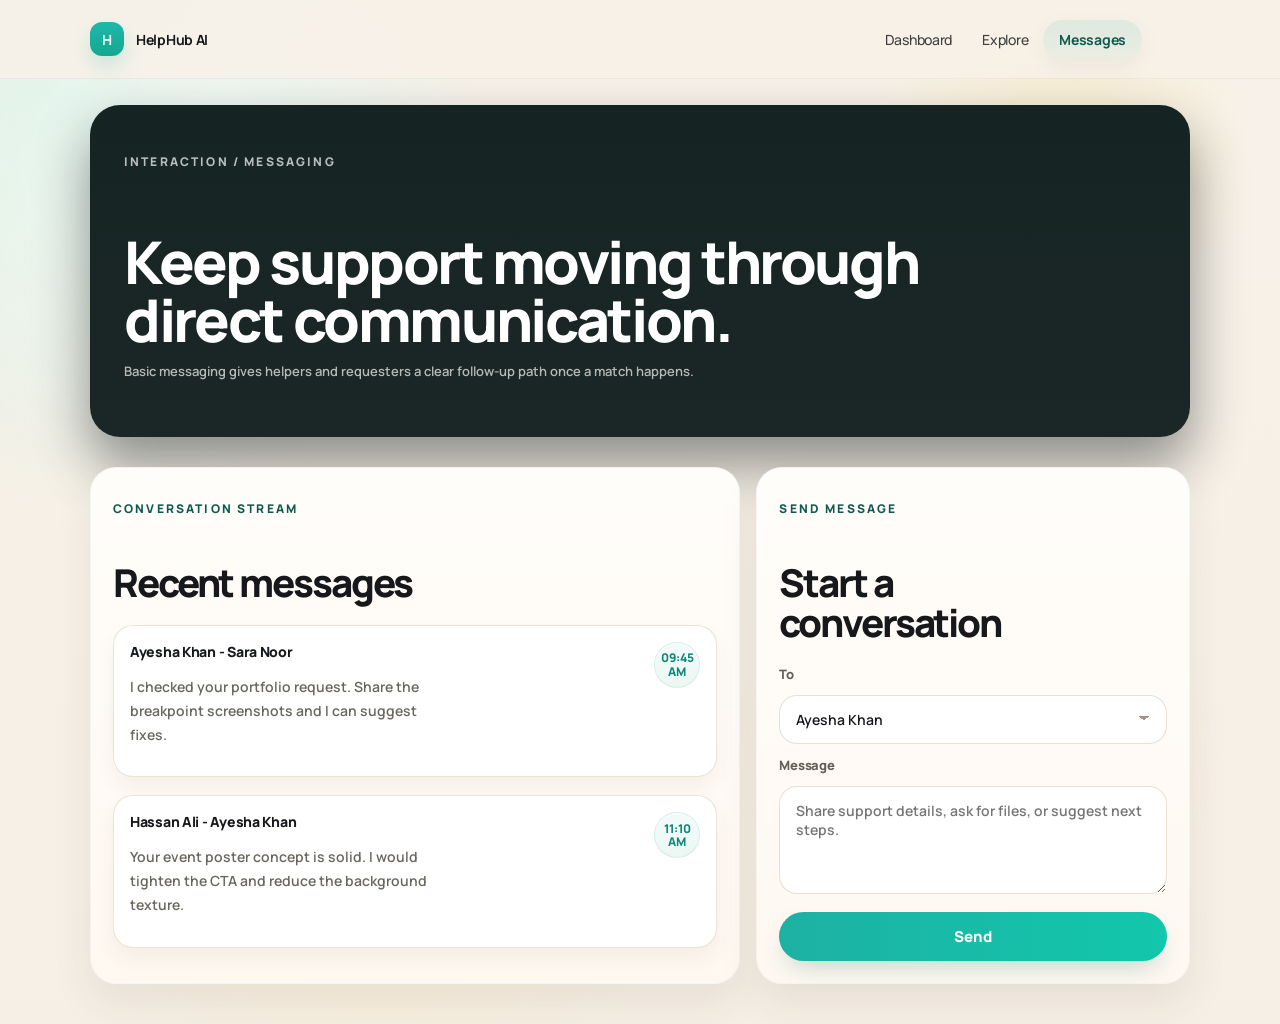
<file: messages/message.html>
<!DOCTYPE html>
<html lang="en">
<head>
<meta charset="UTF-8" />
<meta name="viewport" content="width=device-width, initial-scale=1.0" />
<title>HelpHub AI — Profile</title>
<link rel="preconnect" href="https://fonts.googleapis.com">
<link rel="preconnect" href="https://fonts.gstatic.com" crossorigin>
<link href="https://fonts.googleapis.com/css2?family=Manrope:wght@400;500;600;700;800&display=swap" rel="stylesheet">
<style>
        :root {
          --bg: #f6f0e7;
          --surface: rgba(255, 250, 246, 0.88);
          --surface-solid: #fff9f3;
          --surface-deep: #113a35;
          --ink: #17181b;
          --muted: #68665f;
          --line: rgba(30, 36, 33, 0.06);
          --teal: #1db1a3; /* base teal */
          --teal-bright: #12c7ab;
          --teal-deep: #138776;
          --teal-copy: #0f5a50;
          --pill: #f5f5ef;
          --panel: linear-gradient(180deg, #fffdfa, #fff8f1);
          --hero: linear-gradient(180deg, #152422 0%, #1b2726 100%);
          --shadow: 0 24px 42px rgba(167, 143, 91, 0.14);
          --shadow-soft: 0 18px 32px rgba(167, 143, 91, 0.1);
          --shadow-card: 0 20px 40px rgba(70, 55, 34, 0.08);
          --shadow-hero: 0 28px 54px rgba(11, 18, 17, 0.45);
          --radius-xl: 30px;
          --radius-lg: 22px;
          --radius-md: 18px;
          --radius-pill: 999px;
        }

        * {
            box-sizing: border-box;
        }

        html {
            scroll-behavior: smooth;
        }

        body {
            margin: 0;
            min-width: 320px;
            font-family: "Manrope", sans-serif;
            color: var(--ink);
            background:
                radial-gradient(circle at 7% 12%, rgba(198, 239, 224, 0.68), transparent 26%),
                radial-gradient(circle at 83% 15%, rgba(255, 223, 130, 0.26), transparent 14%),
                radial-gradient(circle at 30% 82%, rgba(255, 237, 197, 0.42), transparent 24%),
                linear-gradient(180deg, #f7f2e9 0%, #f6efe5 100%);
        }

        body.menu-open {
            overflow: hidden;
        }

        body::before {
            content: "";
            position: fixed;
            inset: 0;
            pointer-events: none;
            background:
                radial-gradient(circle at 14% 20%, rgba(255, 255, 255, 0.7), transparent 24%),
                radial-gradient(circle at 76% 84%, rgba(244, 210, 122, 0.18), transparent 20%);
            opacity: 0.9;
        }

        a {
            color: inherit;
            text-decoration: none;
        }

        img {
            max-width: 100%;
            display: block;
        }

        .page {
            position: relative;
            z-index: 1;
            width: min(1100px, calc(100% - 36px));
            margin: 0 auto;
            padding-bottom: 34px;
        }

        .topbar-wrap {
            position: sticky;
            top: 0;
            z-index: 40;
            backdrop-filter: blur(20px);
            background: rgba(248, 241, 232, 0.82);
            border-bottom: 1px solid rgba(29, 37, 33, 0.05);
        }

        .topbar {
          width: min(1100px, calc(100% - 36px));
            margin: 0 auto;
            min-height: 78px;
            display: flex;
            align-items: center;
          justify-content: space-between;
          gap: 24px;
          padding: 10px 0;
        }

        .brand {
            display: flex;
            align-items: center;
          margin: 0px;
            gap: 12px;
            flex-shrink: 0;
        }

        .brand-mark {
            width: 34px;
            height: 34px;
            display: grid;
            place-items: center;
            font-size: 14px;
            font-weight: 700;
            color: #ffffff;
            border-radius: 12px;
          background: linear-gradient(180deg, #1eb9aa 0%, #13a88f 100%);
          box-shadow: 0 10px 20px rgba(22, 158, 143, 0.18);
        }

        .brand-name {
            font-size: 14px;
            font-weight: 700;
            letter-spacing: -0.02em;
        }

        .desktop-nav {
            display: flex;
            align-items: center;
            justify-content: flex-end;
            gap: 18px;
            flex: 1;
            min-width: 0;
        }

        .nav {
            display: flex;
            align-items: center;
            justify-content: center;
            flex-wrap: nowrap;
            min-width: 0;
        }

        .nav a {
            padding: 11px 15px;
            border-radius: 999px;
            color: rgba(23, 24, 27, 0.82);
            font-size: 14px;
            font-weight: 500;
            letter-spacing: -0.02em;
            transition: background-color 0.2s ease, color 0.2s ease;
        }

        .nav a:hover {
            background: rgba(255, 252, 247, 0.92);
        }

        .nav a.active {
          background: linear-gradient(180deg, rgba(29, 177, 163, 0.12), rgba(29, 177, 163, 0.06));
          color: var(--teal-copy);
          padding: 10px 16px;
          border-radius: 999px;
          box-shadow: 0 8px 22px rgba(17, 84, 74, 0.06);
          font-weight: 700;
        }

        .actions {
            display: flex;
            align-items: center;
            margin: 0px 15px;
            gap: 10px;
            flex-shrink: 0;
        }

        .menu-toggle,
        .mobile-close {
            display: none;
            width: 48px;
            height: 48px;
            padding: 0;
            border: 1px solid rgba(24, 31, 28, 0.06);
            border-radius: 16px;
            background: rgba(255, 252, 247, 0.96);
            box-shadow: 0 12px 22px rgba(149, 123, 68, 0.1);
            cursor: pointer;
            transition: transform 0.2s ease, box-shadow 0.2s ease, background-color 0.2s ease;
        }

        .menu-toggle:hover,
        .mobile-close:hover {
            transform: translateY(-1px);
            box-shadow: 0 16px 28px rgba(149, 123, 68, 0.14);
        }

        .menu-toggle span,
        .mobile-close span {
            display: block;
            width: 18px;
            height: 2px;
            margin: 4px auto;
            border-radius: 999px;
            background: var(--ink);
            transition: transform 0.2s ease, opacity 0.2s ease;
        }

        .mobile-drawer .mobile-close {
            display: inline-flex;
            align-items: center;
            justify-content: center;
            flex-shrink: 0;
        }

        .mobile-close span:first-child {
            transform: translateY(3px) rotate(45deg);
        }

        .mobile-close span:last-child {
            transform: translateY(-3px) rotate(-45deg);
        }

        .mobile-backdrop {
            position: fixed;
            inset: 0;
            z-index: 60;
            background: rgba(11, 18, 17, 0.32);
            backdrop-filter: blur(6px);
            opacity: 0;
            visibility: hidden;
            pointer-events: none;
            transition: opacity 0.24s ease, visibility 0.24s ease;
        }

        .mobile-drawer {
            position: fixed;
            top: 14px;
            right: 14px;
            z-index: 70;
            width: min(372px, calc(100vw - 28px));
            max-height: calc(100vh - 28px);
            overflow: auto;
            overscroll-behavior: contain;
            -webkit-overflow-scrolling: touch;
            padding: 18px;
            border: 1px solid rgba(24, 31, 28, 0.08);
            border-radius: 28px;
            background: linear-gradient(180deg, rgba(255, 251, 246, 0.99) 0%, rgba(249, 243, 235, 0.97) 100%);
            box-shadow: 0 28px 54px rgba(111, 84, 36, 0.22);
            transform: translateX(calc(100% + 24px));
            opacity: 0;
            visibility: hidden;
            pointer-events: none;
            transition: transform 0.26s ease, opacity 0.26s ease, visibility 0.26s ease;
        }

        body.nav-open .mobile-backdrop {
            opacity: 1;
            visibility: visible;
            pointer-events: auto;
        }

        body.nav-open .mobile-drawer {
            transform: translateX(0);
            opacity: 1;
            visibility: visible;
            pointer-events: auto;
        }

        body.nav-open .menu-toggle span:nth-child(1) {
            transform: translateY(6px) rotate(45deg);
        }

        body.nav-open .menu-toggle span:nth-child(2) {
            opacity: 0;
        }

        body.nav-open .menu-toggle span:nth-child(3) {
            transform: translateY(-6px) rotate(-45deg);
        }

        .mobile-drawer-header {
            display: flex;
            align-items: center;
            justify-content: space-between;
            gap: 14px;
            margin-bottom: 20px;
        }

        .mobile-drawer-kicker {
            display: inline-flex;
            align-items: center;
            min-height: 34px;
            padding: 0 12px;
            border-radius: 999px;
            background: rgba(216, 239, 232, 0.7);
            color: #1d6c62;
            font-size: 11px;
            font-weight: 800;
            letter-spacing: 0.18em;
            text-transform: uppercase;
        }

        .mobile-nav {
            display: grid;
            gap: 8px;
        }

        .mobile-nav a {
            min-height: 52px;
            display: flex;
            align-items: center;
            padding: 0 16px;
            border-radius: 18px;
            background: rgba(255, 252, 247, 0.86);
            box-shadow: inset 0 0 0 1px rgba(24, 31, 28, 0.05);
            font-size: 15px;
            font-weight: 600;
            letter-spacing: -0.02em;
            transition: transform 0.2s ease, background-color 0.2s ease;
        }

        .mobile-nav a:hover {
            transform: translateX(2px);
        }

        .mobile-nav a.active {
            background: rgba(214, 238, 229, 0.78);
        }

        .mobile-actions {
            display: grid;
            gap: 10px;
            margin-top: 18px;
            padding-top: 18px;
            border-top: 1px solid rgba(24, 31, 28, 0.06);
        }

        .mobile-actions .signal-pill,
        .mobile-actions .button {
            width: 100%;
            justify-content: center;
        }

        .signal-pill,
        .button,
        .small-pill {
            display: inline-flex;
            align-items: center;
            justify-content: center;
            border-radius: var(--radius-pill);
            white-space: nowrap;
            transition: transform 0.2s ease, box-shadow 0.2s ease, background-color 0.2s ease;
        }

        .signal-pill {
            min-height: 39px;
            padding: 0 11px;
            background: rgba(255, 252, 247, 0.94);
            border: 1px solid rgba(24, 31, 28, 0.04);
            box-shadow: 0 8px 18px rgba(149, 123, 68, 0.08);
            font-size: 13px;
            font-weight: 700;
        }

        .button {
            min-height: 37px;
            padding: 0 10px;
            border: 0;
            cursor: pointer;
            font: inherit;
            font-size: 15px;
            font-weight: 700;
            letter-spacing: -0.03em;
        }

        .button:hover,
        .signal-pill:hover,
        .small-pill:hover {
            transform: translateY(-1px);
        }

        .button-primary {
            color: #ffffff;
            background: linear-gradient(180deg, #22beb0 0%, #18a295 100%);
            box-shadow: 0 18px 28px rgba(29, 177, 163, 0.26);
            margin-right: -5pc;
        }

        .button-secondary,
        .small-pill {
            color: var(--ink);
            background: rgba(255, 252, 247, 0.96);
            box-shadow: 0 12px 22px rgba(169, 144, 92, 0.12);
            border: 1px solid rgba(24, 31, 28, 0.04);
            min-height: 46px;
            padding: 0 21px;
            border: 0;
            cursor: pointer;
            font: inherit;
            font-size: 15px;
            font-weight: 700;
            letter-spacing: -0.03em;
            display: inline-flex;
            align-items: center;
            justify-content: center;
            border-radius: var(--radius-pill);
            white-space: nowrap;
            transition: transform 0.2s ease, box-shadow 0.2s ease, background-color 0.2s ease;
        }

        @media (max-width: 1080px) {
            .topbar {
                gap: 16px;
            }

            .desktop-nav {
                display: none;
            }

            .menu-toggle {
                display: inline-flex;
                align-items: center;
                justify-content: center;
                flex-direction: column;
                flex-shrink: 0;
            }
        }

        @media (max-width: 620px) {
            .mobile-drawer {
                top: 10px;
                right: 10px;
                width: calc(100vw - 20px);
                max-height: calc(100vh - 20px);
                padding: 16px;
                border-radius: 24px;
            }
        }

        .page {
    padding: 26px 0 40px;
  }

  .hero {
    padding: 44px 34px;
    border-radius: var(--radius-xl);
    color: #fff;
    background: var(--hero);
    box-shadow: var(--shadow-hero);
    border: none;
    position: relative;
    overflow: hidden;
  }

  .hero::before {
    content: "";
    position: absolute;
    inset: 0;
    background: repeating-linear-gradient(135deg, rgba(255,255,255,0.02) 0 8px, rgba(255,255,255,0) 8px 16px);
    opacity: 0.06;
    pointer-events: none;
    border-radius: inherit;
  }

  .eyebrow {
    display: inline-block;
    font-size: 12px;
    font-weight: 800;
    letter-spacing: 0.18em;
    text-transform: uppercase;
  }

  .hero .eyebrow {
    color: rgba(255, 255, 255, 0.7);
    margin-bottom: 14px;
  }

  .hero-title {
    max-width: 880px;
    font-size: clamp(2.8rem, 4.6vw, 4.2rem);
    line-height: 0.98;
    letter-spacing: -0.04em;
    font-weight: 800;
    margin-bottom: 14px;
  }

  .hero-copy {
    max-width: 610px;
    color: rgba(244, 243, 239, 0.72);
    font-size: 13px;
    font-weight: 600;
  }

  .hero-meta,
  .grid {
    display: none;
  }

  .content-grid {
    margin-top: 30px;
    display: grid;
    grid-template-columns: minmax(0, 1.5fr) minmax(0, 1fr);
    gap: 16px;
  }

  .card {
    background: var(--panel);
    border-radius: 26px;
    padding: 28px 22px 22px;
    box-shadow: var(--shadow-card);
    border: 1px solid rgba(16, 18, 14, 0.03);
    backdrop-filter: blur(6px);
  }

  .card .eyebrow {
    color: var(--teal-copy);
    margin-bottom: 14px;
  }

  .card-title {
    font-size: clamp(2rem, 3vw, 3rem);
    line-height: 1.04;
    letter-spacing: -0.055em;
    font-weight: 800;
    margin-bottom: 22px;
  }

  .conversation-card,
  .compose-card {
    min-height: 436px;
  }

  .conversation-list {
    display: grid;
    gap: 18px;
  }

  .conversation-item {
    display: flex;
    align-items: flex-start;
    justify-content: space-between;
    gap: 14px;
    padding: 16px;
    border-radius: 20px;
    background: #ffffff;
    border: 1px solid rgba(235, 227, 214, 0.95);
    box-shadow: 0 10px 20px rgba(74, 61, 41, 0.06);
  }

  .conversation-content {
    min-width: 0;
  }

  .conversation-title {
    font-size: 14px;
    font-weight: 800;
    letter-spacing: -0.02em;
    margin-bottom: 8px;
  }

  .conversation-preview {
    max-width: 325px;
    color: var(--muted);
    font-size: 14px;
    font-weight: 600;
    line-height: 1.7;
  }

  .time-pill {
    width: 46px;
    height: 46px;
    flex: 0 0 46px;
    border-radius: 50%;
    display: grid;
    place-items: center;
    text-align: center;
    background: linear-gradient(180deg, #f2fbf9 0%, #ecf7f4 100%);
    color: var(--teal-deep);
    font-size: 12px;
    line-height: 1.15;
    font-weight: 800;
    border: 1px solid rgba(21, 150, 137, 0.12);
    box-shadow: inset 0 1px 0 rgba(255, 255, 255, 0.95);
  }

  .compose-card .card-title {
    max-width: 280px;
  }

  .compose-form {
    display: grid;
    gap: 12px;
  }

  .field-label {
    color: #655f57;
    font-size: 13px;
    font-weight: 800;
    letter-spacing: -0.02em;
  }

  .field-control {
    width: 100%;
    border: 1px solid rgba(233, 224, 211, 0.96);
    border-radius: var(--radius-md);
    background: #fff;
    color: var(--ink);
    font: inherit;
    font-size: 14px;
    font-weight: 600;
    padding: 14px 16px;
    outline: none;
    box-shadow: inset 0 1px 0 rgba(255, 255, 255, 0.95);
    transition: border-color 0.2s ease, box-shadow 0.2s ease;
  }

  .field-control:focus {
    border-color: rgba(21, 150, 137, 0.72);
    box-shadow: 0 0 0 4px rgba(21, 150, 137, 0.12);
  }

  select.field-control {
    appearance: none;
    padding-right: 44px;
    background-image:
      linear-gradient(45deg, transparent 50%, #a29583 50%),
      linear-gradient(135deg, #a29583 50%, transparent 50%);
    background-position:
      calc(100% - 22px) calc(50% - 1px),
      calc(100% - 17px) calc(50% - 1px);
    background-size: 5px 5px, 5px 5px;
    background-repeat: no-repeat;
  }

  textarea.field-control {
    min-height: 108px;
    resize: vertical;
  }

  .send-button {
    margin-top: 6px;
    border: 0;
    border-radius: var(--radius-pill);
    padding: 14px 18px;
    background: linear-gradient(90deg, var(--teal) 0%, var(--teal-bright) 100%);
    color: #fff;
    font: inherit;
    font-size: 15px;
    font-weight: 800;
    cursor: pointer;
    box-shadow: 0 12px 26px -8px rgba(18, 120, 108, 0.28);
    transition: transform 0.12s ease, box-shadow 0.2s ease;
  }

  .send-button:hover {
    box-shadow: 0 18px 30px -18px rgba(21, 150, 137, 0.95);
  }

  .send-button:active {
    transform: translateY(1px);
  }

  @media (max-width: 900px) {
    .content-grid {
      grid-template-columns: 1fr;
    }

    .conversation-card,
    .compose-card {
      min-height: auto;
    }
  }

  @media (max-width: 640px) {
    .shell {
      width: min(100% - 24px, var(--shell-width));
    }

    .topbar-inner {
      padding: 12px 0;
      gap: 10px;
    }

    .brand-text {
      font-size: 14px;
    }

    .nav {
      gap: 4px;
    }

    .nav a {
      padding: 7px 11px;
      font-size: 12px;
    }

    .page {
      padding-top: 18px;
    }

    .hero,
    .card {
      border-radius: 24px;
    }

    .hero {
      padding: 24px 18px 22px;
    }

    .card {
      padding: 24px 18px 18px;
    }

    .content-grid {
      margin-top: 20px;
      gap: 14px;
    }

    .conversation-item {
      padding: 12px;
    }

    .conversation-preview {
      max-width: none;
    }
  }
</style>
</head>
<body>
    <div class="topbar-wrap">
        <header class="topbar">
            <a class="brand" href="../index.html">
                <span class="brand-mark">H</span>
                <span class="brand-name">HelpHub AI</span>
            </a>

            <div class="desktop-nav">
                <nav class="nav" aria-label="Primary">
                    <a href="../index.html">Dashboard</a>
                    <a href="../explore/explore.html">Explore</a>
                    <a href="../messages/message.html" class="active">Messages</a>
                </nav>

                <div class="actions">
                </div>
            </div>

            <button class="menu-toggle" type="button" aria-label="Open navigation menu" aria-expanded="false"
                aria-controls="mobile-drawer">
                <span></span>
                <span></span>
                <span></span>
            </button>
        </header>
    </div>

    <div class="mobile-backdrop"></div>

    <aside class="mobile-drawer" id="mobile-drawer" aria-hidden="true" aria-label="Mobile navigation">
        <div class="mobile-drawer-header">
            <span class="mobile-drawer-kicker">Navigation</span>
            <button class="mobile-close" type="button" aria-label="Close navigation menu">
                <span></span>
                <span></span>
            </button>
        </div>

        <nav class="mobile-nav" aria-label="Mobile Primary">
            <a href="../index.html">Dashboard</a>
            <a href="../explore/explore.html">Explore</a>
            <a href="../messages/message.html" class="active">Messages</a>
        </nav>

        <div class="mobile-actions">
        </div>
    </aside>

  <main class="shell page">
    <section class="hero">
      <div class="eyebrow">Interaction / Messaging</div>
      <h1 class="hero-title">Keep support moving through direct communication.</h1>
      <p class="hero-copy">Basic messaging gives helpers and requesters a clear follow-up path once a match happens.</p>
      <div class="hero-meta">Both • Karachi</div>
    </section>

    <section class="content-grid">
      <article class="card conversation-card">
        <div class="eyebrow">Conversation Stream</div>
        <h2 class="card-title">Recent messages</h2>

        <div class="conversation-list">
          <div class="conversation-item">
            <div class="conversation-content">
              <div class="conversation-title">Ayesha Khan - Sara Noor</div>
              <p class="conversation-preview">I checked your portfolio request. Share the breakpoint screenshots and I can suggest fixes.</p>
            </div>
            <div class="time-pill">09:45<br>AM</div>
          </div>

          <div class="conversation-item">
            <div class="conversation-content">
              <div class="conversation-title">Hassan Ali - Ayesha Khan</div>
              <p class="conversation-preview">Your event poster concept is solid. I would tighten the CTA and reduce the background texture.</p>
            </div>
            <div class="time-pill">11:10<br>AM</div>
          </div>
        </div>
      </article>

      <article class="card compose-card">
        <div class="eyebrow">Send Message</div>
        <h2 class="card-title">Start a conversation</h2>

        <form class="compose-form">
          <label class="field-label" for="recipient">To</label>
          <select class="field-control" id="recipient" name="recipient">
            <option>Ayesha Khan</option>
            <option>Sara Noor</option>
            <option>Hassan Ali</option>
          </select>

          <label class="field-label" for="message">Message</label>
          <textarea class="field-control" id="message" name="message" placeholder="Share support details, ask for files, or suggest next steps."></textarea>

          <button class="send-button" type="submit">Send</button>
        </form>
      </article>
    </section>

    <section class="grid">
      <article class="card">
        <div class="eyebrow">PUBLIC PROFILE</div>
        <h2 class="card-title">Skills and reputation</h2>

        <div class="row">
          <span class="label">Trust score</span>
          <span class="value">100%</span>
        </div>
        <div class="row">
          <span class="label">Contributions</span>
          <span class="value">35</span>
        </div>

        <div class="section-label">Skills</div>
        <div class="chips">
          <span class="chip">Figma</span>
          <span class="chip">UI/UX</span>
          <span class="chip">HTML/CSS</span>
          <span class="chip">Career Guidance</span>
        </div>

        <div class="section-label">Badges</div>
        <div class="chips">
          <span class="chip">Design Ally</span>
          <span class="chip">Fast Responder</span>
          <span class="chip">Top Mentor</span>
        </div>
      </article>

      <article class="card">
        <div class="eyebrow">EDIT PROFILE</div>
        <h2 class="card-title">Update your identity</h2>

        <form class="form-grid">
          <div class="field">
            <label for="name">Name</label>
            <input id="name" type="text" value="Ayesha Khan" />
          </div>
          <div class="field">
            <label for="location">Location</label>
            <input id="location" type="text" value="Karachi" />
          </div>
          <div class="field full">
            <label for="skills">Skills</label>
            <input id="skills" type="text" value="Figma, UI/UX, HTML/CSS, Career Guidance" />
          </div>
          <div class="field full">
            <label for="interests">Interests</label>
            <input id="interests" type="text" value="Hackathons, UI/UX, Community Building" />
          </div>
          <div class="field full">
            <button type="submit" class="btn-save">Save profile</button>
          </div>
        </form>
      </article>
    </section>
  </main>

  <script>
        const body = document.body;
        const menuToggle = document.querySelector(".menu-toggle");
        const mobileClose = document.querySelector(".mobile-close");
        const mobileBackdrop = document.querySelector(".mobile-backdrop");
        const mobileDrawer = document.querySelector(".mobile-drawer");
        const mobileLinks = document.querySelectorAll(".mobile-nav a");
        const mobileBreakpoint = 1080;

        const syncMenuState = (isOpen) => {
            if (!menuToggle || !mobileDrawer) {
                return;
            }

            menuToggle.setAttribute("aria-expanded", String(isOpen));
            mobileDrawer.setAttribute("aria-hidden", String(!isOpen));
            body.classList.toggle("nav-open", isOpen);
        };

        const closeMenu = () => {
            syncMenuState(false);
        };

        const openMenu = () => {
            if (window.innerWidth > mobileBreakpoint) {
                return;
            }

            syncMenuState(true);
        };

        if (menuToggle && mobileDrawer) {
            syncMenuState(false);

            menuToggle.addEventListener("click", () => {
                if (body.classList.contains("nav-open")) {
                    closeMenu();
                } else {
                    openMenu();
                }
            });
        }

        if (mobileClose) {
            mobileClose.addEventListener("click", closeMenu);
        }

        if (mobileBackdrop) {
            mobileBackdrop.addEventListener("click", closeMenu);
        }

        mobileLinks.forEach((link) => {
            link.addEventListener("click", closeMenu);
        });

        document.addEventListener("keydown", (event) => {
            if (event.key === "Escape") {
                closeMenu();
            }
        });

        window.addEventListener("resize", () => {
            if (window.innerWidth > mobileBreakpoint) {
                closeMenu();
            }
        });

    document.title = "HelpHub AI - Messages";
    document.querySelector(".compose-form").addEventListener("submit", function (event) {
      event.preventDefault();
    });
  </script>
</body>
</html>
</file>
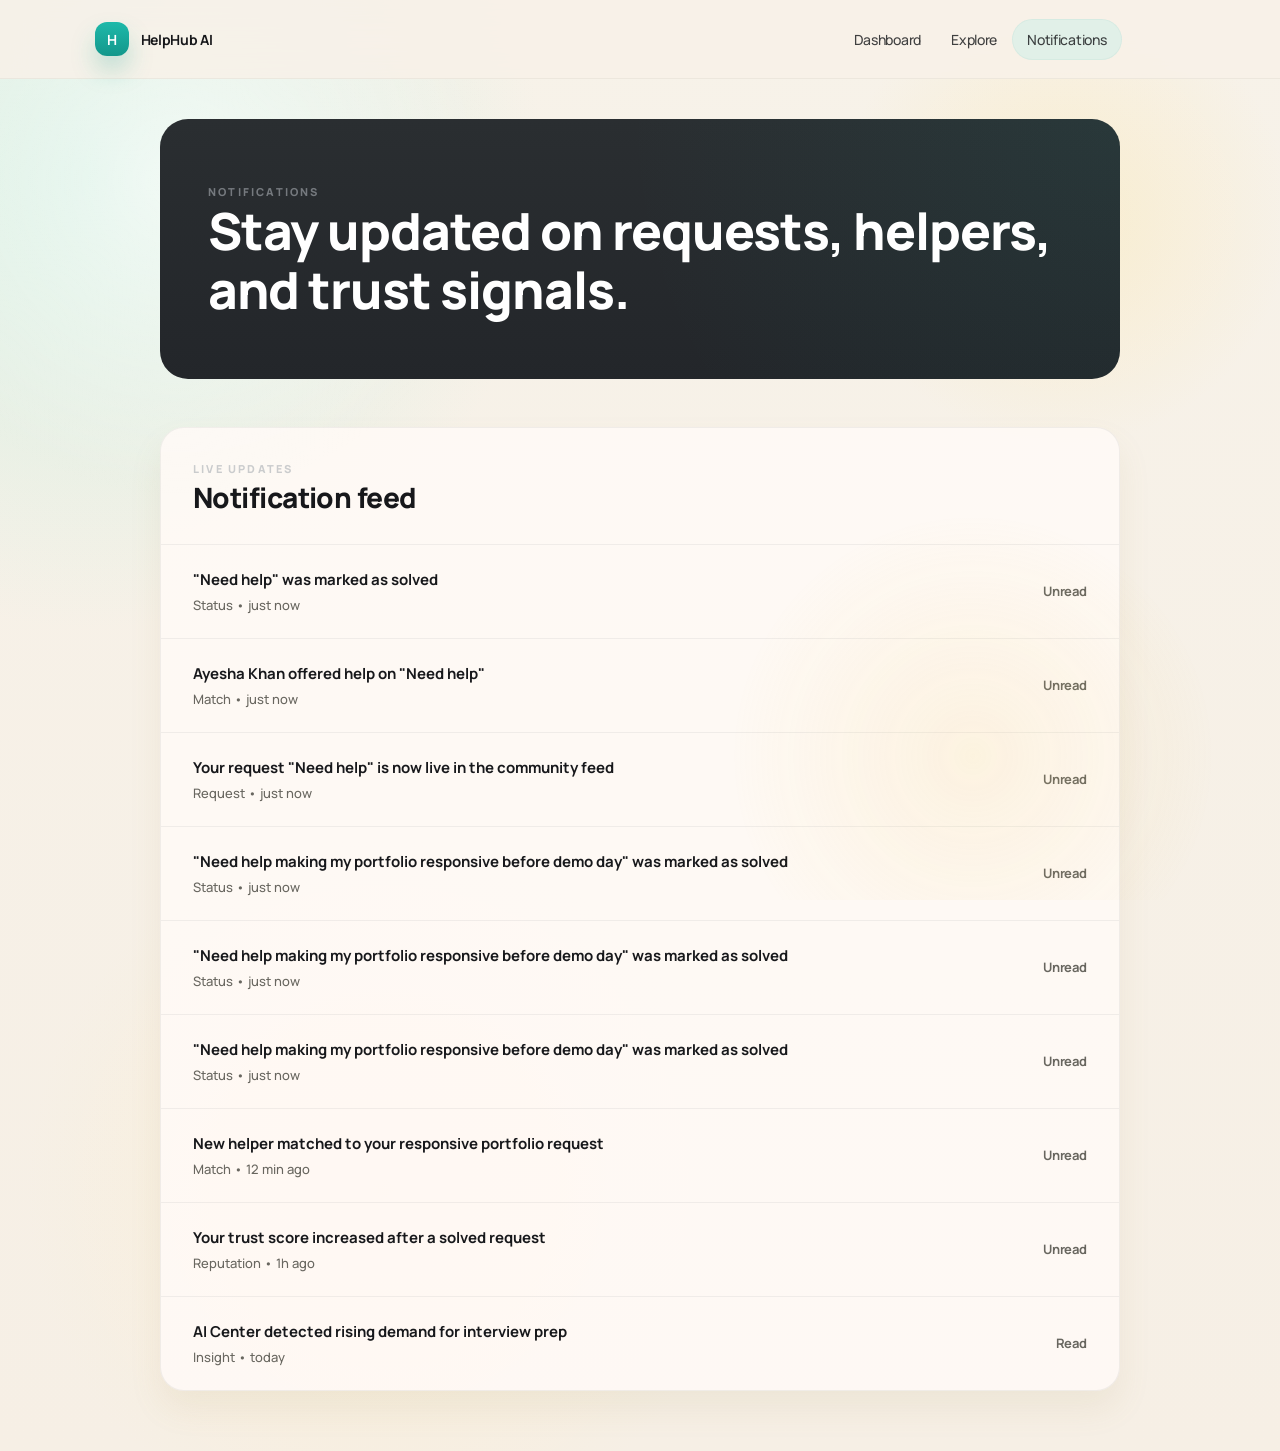
<file: notification/notification.html>
<!DOCTYPE html>
<html lang="en">

<head>
    <meta charset="UTF-8">
    <meta name="viewport" content="width=device-width, initial-scale=1.0">
    <title>HelpHub AI - Notifications</title>
    <link rel="preconnect" href="https://fonts.googleapis.com">
    <link rel="preconnect" href="https://fonts.gstatic.com" crossorigin>
    <link href="https://fonts.googleapis.com/css2?family=Manrope:wght@400;500;600;700;800&display=swap"
        rel="stylesheet">
    <style>
        :root {
            --bg: #f6f0e7;
            --surface: rgba(255, 250, 246, 0.88);
            --surface-solid: #fff9f3;
            --surface-deep: #113a35;
            --ink: #17181b;
            --muted: #68665f;
            --line: rgba(30, 36, 33, 0.06);
            --teal: #1db1a3;
            --teal-deep: #159489;
            --pill: #f5f5ef;
            --shadow: 0 24px 42px rgba(167, 143, 91, 0.14);
            --shadow-soft: 0 18px 32px rgba(167, 143, 91, 0.1);
            --radius-xl: 30px;
            --radius-lg: 22px;
            --radius-md: 18px;
            --radius-pill: 999px;
        }

        * {
            box-sizing: border-box;
        }

        html {
            scroll-behavior: smooth;
        }

        body {
            margin: 0;
            min-width: 320px;
            font-family: "Manrope", sans-serif;
            color: var(--ink);
            background:
                radial-gradient(circle at 7% 12%, rgba(198, 239, 224, 0.68), transparent 26%),
                radial-gradient(circle at 83% 15%, rgba(255, 223, 130, 0.26), transparent 14%),
                radial-gradient(circle at 30% 82%, rgba(255, 237, 197, 0.42), transparent 24%),
                linear-gradient(180deg, #f7f2e9 0%, #f6efe5 100%);
        }

        body.nav-open {
            overflow: hidden;
        }

        body::before {
            content: "";
            position: fixed;
            inset: 0;
            pointer-events: none;
            background:
                radial-gradient(circle at 14% 20%, rgba(255, 255, 255, 0.7), transparent 24%),
                radial-gradient(circle at 76% 84%, rgba(244, 210, 122, 0.18), transparent 20%);
            opacity: 0.9;
        }

        a {
            color: inherit;
            text-decoration: none;
        }

        img {
            max-width: 100%;
            display: block;
        }

        /* --- NAVBAR STYLES --- */
        .topbar-wrap {
            position: sticky;
            top: 0;
            z-index: 40;
            backdrop-filter: blur(20px);
            background: rgba(248, 241, 232, 0.82);
            border-bottom: 1px solid rgba(29, 37, 33, 0.05);
        }

        .topbar {
            width: min(963px, calc(100% - 36px));
            margin: 0 auto;
            min-height: 78px;
            display: flex;
            align-items: center;
            justify-content: space-between;
            gap: 189px;
        }

        .brand {
            display: flex;
            align-items: center;
            margin: 0px 0px 0px -64px;
            gap: 12px;
            flex-shrink: 0;
        }

        .brand-mark {
            width: 34px;
            height: 34px;
            display: grid;
            place-items: center;
            font-size: 14px;
            font-weight: 700;
            color: #ffffff;
            border-radius: 12px;
            background: linear-gradient(180deg, #1eb9aa 0%, #13978b 100%);
            box-shadow: 0 14px 24px rgba(22, 158, 143, 0.25);
        }

        .brand-name {
            font-size: 14px;
            font-weight: 700;
            letter-spacing: -0.02em;
        }

        .desktop-nav {
            display: flex;
            align-items: center;
            justify-content: flex-end;
            gap: 18px;
            flex: 1;
            min-width: 0;
        }

        .nav {
            display: flex;
            align-items: center;
            justify-content: center;
            flex-wrap: nowrap;
            min-width: 0;
        }

        .nav a {
            padding: 11px 15px;
            border-radius: 999px;
            color: rgba(23, 24, 27, 0.82);
            font-size: 14px;
            font-weight: 500;
            letter-spacing: -0.02em;
            transition: background-color 0.2s ease;
        }

        .nav a:hover {
            background: rgba(255, 252, 247, 0.92);
        }

        .nav a.active {
            background: rgba(216, 239, 232, 0.7);
            box-shadow: inset 0 0 0 1px rgba(25, 133, 121, 0.05);
        }

        .actions {
            display: flex;
            align-items: center;
            margin: 0px 15px;
            gap: 10px;
            flex-shrink: 0;
        }

        .menu-toggle,
        .mobile-close {
            display: none;
            width: 48px;
            height: 48px;
            padding: 0;
            border: 1px solid rgba(24, 31, 28, 0.06);
            border-radius: 16px;
            background: rgba(255, 252, 247, 0.96);
            box-shadow: 0 12px 22px rgba(149, 123, 68, 0.1);
            cursor: pointer;
            transition: transform 0.2s ease;
        }

        .menu-toggle:hover,
        .mobile-close:hover {
            transform: translateY(-1px);
        }

        .menu-toggle span,
        .mobile-close span {
            display: block;
            width: 18px;
            height: 2px;
            margin: 4px auto;
            border-radius: 999px;
            background: var(--ink);
            transition: transform 0.2s ease, opacity 0.2s ease;
        }

        .mobile-drawer .mobile-close {
            display: inline-flex;
            align-items: center;
            justify-content: center;
            flex-shrink: 0;
        }

        .mobile-close span:first-child {
            transform: translateY(3px) rotate(45deg);
        }

        .mobile-close span:last-child {
            transform: translateY(-3px) rotate(-45deg);
        }

        .mobile-backdrop {
            position: fixed;
            inset: 0;
            z-index: 60;
            background: rgba(11, 18, 17, 0.32);
            backdrop-filter: blur(6px);
            opacity: 0;
            visibility: hidden;
            pointer-events: none;
            transition: opacity 0.24s ease;
        }

        .mobile-drawer {
            position: fixed;
            top: 14px;
            right: 14px;
            z-index: 70;
            width: min(372px, calc(100vw - 28px));
            max-height: calc(100vh - 28px);
            overflow: auto;
            -webkit-overflow-scrolling: touch;
            padding: 18px;
            border: 1px solid rgba(24, 31, 28, 0.08);
            border-radius: 28px;
            background: linear-gradient(180deg, rgba(255, 251, 246, 0.99) 0%, rgba(249, 243, 235, 0.97) 100%);
            box-shadow: 0 28px 54px rgba(111, 84, 36, 0.22);
            transform: translateX(calc(100% + 24px));
            opacity: 0;
            visibility: hidden;
            pointer-events: none;
            transition: transform 0.26s ease, opacity 0.26s ease;
        }

        body.nav-open .mobile-backdrop {
            opacity: 1;
            visibility: visible;
            pointer-events: auto;
        }

        body.nav-open .mobile-drawer {
            transform: translateX(0);
            opacity: 1;
            visibility: visible;
            pointer-events: auto;
        }

        body.nav-open .menu-toggle span:nth-child(1) {
            transform: translateY(6px) rotate(45deg);
        }

        body.nav-open .menu-toggle span:nth-child(2) {
            opacity: 0;
        }

        body.nav-open .menu-toggle span:nth-child(3) {
            transform: translateY(-6px) rotate(-45deg);
        }

        .mobile-drawer-header {
            display: flex;
            align-items: center;
            justify-content: space-between;
            gap: 14px;
            margin-bottom: 20px;
        }

        .mobile-drawer-kicker {
            display: inline-flex;
            align-items: center;
            min-height: 34px;
            padding: 0 12px;
            border-radius: 999px;
            background: rgba(216, 239, 232, 0.7);
            color: #1d6c62;
            font-size: 11px;
            font-weight: 800;
            letter-spacing: 0.18em;
            text-transform: uppercase;
        }

        .mobile-nav {
            display: grid;
            gap: 8px;
        }

        .mobile-nav a {
            min-height: 52px;
            display: flex;
            align-items: center;
            padding: 0 16px;
            border-radius: 18px;
            background: rgba(255, 252, 247, 0.86);
            box-shadow: inset 0 0 0 1px rgba(24, 31, 28, 0.05);
            font-size: 15px;
            font-weight: 600;
            letter-spacing: -0.02em;
            transition: transform 0.2s ease;
        }

        .mobile-nav a:hover {
            transform: translateX(2px);
        }

        .mobile-nav a.active {
            background: rgba(214, 238, 229, 0.78);
        }

        .mobile-actions {
            display: grid;
            gap: 10px;
            margin-top: 18px;
            padding-top: 18px;
            border-top: 1px solid rgba(24, 31, 28, 0.06);
        }

        .mobile-actions .signal-pill,
        .mobile-actions .button {
            width: 100%;
            justify-content: center;
        }

        .signal-pill,
        .button {
            display: inline-flex;
            align-items: center;
            justify-content: center;
            border-radius: var(--radius-pill);
            white-space: nowrap;
            transition: transform 0.2s ease;
        }

        .signal-pill {
            min-height: 39px;
            padding: 0 11px;
            background: rgba(255, 252, 247, 0.94);
            border: 1px solid rgba(24, 31, 28, 0.04);
            font-size: 13px;
            font-weight: 700;
        }

        .button {
            min-height: 37px;
            padding: 0 10px;
            border: 0;
            cursor: pointer;
            font: inherit;
            font-size: 15px;
            font-weight: 700;
            letter-spacing: -0.03em;
        }

        .button:hover,
        .signal-pill:hover {
            transform: translateY(-1px);
        }

        .button-primary {
            color: #ffffff;
            background: linear-gradient(180deg, #22beb0 0%, #18a295 100%);
            box-shadow: 0 18px 28px rgba(29, 177, 163, 0.26);
        }

        /* --- PAGE SPECIFIC STYLES --- */
        .shell {
            max-width: 1000px;
            margin: 0 auto;
            padding: 0 20px;
        }

        .hero {
            background: linear-gradient(180deg, #2a2e31 0%, #23262a 100%);
            color: #ffffff;
            border-radius: 28px;
            padding: 60px 48px;
            margin-top: 40px;
            position: relative;
            overflow: hidden;
        }

        .hero::before {
            content: "";
            position: absolute;
            top: 0;
            left: 0;
            right: 0;
            bottom: 0;
            background: radial-gradient(circle at top right, rgba(29, 177, 163, 0.08), transparent 50%);
            pointer-events: none;
        }

        .hero>* {
            position: relative;
            z-index: 1;
        }

        .eyebrow {
            font-size: 11px;
            font-weight: 800;
            letter-spacing: 0.2em;
            text-transform: uppercase;
            opacity: 0.6;
            margin-bottom: 16px;
            color: #a8adb3;
        }

        .hero h1 {
            font-size: clamp(2rem, 5vw, 3.2rem);
            font-weight: 800;
            margin: 0;
            line-height: 1.15;
            letter-spacing: -0.02em;
        }

        .feed {
            background: var(--surface);
            border: 1px solid var(--line);
            border-radius: 24px;
            margin-top: 48px;
            margin-bottom: 60px;
            overflow: hidden;
            box-shadow: var(--shadow-soft);
        }

        .feed-header {
            padding: 28px 32px;
            border-bottom: 1px solid var(--line);
        }

        .feed-header .eyebrow {
            margin-bottom: 8px;
        }

        .feed-header h2 {
            font-size: 28px;
            font-weight: 800;
            margin: 0;
            color: var(--ink);
            letter-spacing: -0.02em;
        }

        .notification-item {
            padding: 24px 32px;
            border-bottom: 1px solid var(--line);
            display: flex;
            justify-content: space-between;
            align-items: center;
            transition: background-color 0.2s ease;
        }

        .notification-item:last-child {
            border-bottom: none;
        }

        .notification-item:hover {
            background: rgba(216, 239, 232, 0.2);
        }

        .notification-content {
            flex: 1;
        }

        .notification-title {
            font-size: 15px;
            font-weight: 700;
            color: var(--ink);
            margin: 0 0 6px 0;
            line-height: 1.4;
        }

        .notification-meta {
            font-size: 13px;
            font-weight: 500;
            color: var(--muted);
            margin: 0;
        }

        .notification-status {
            min-width: 80px;
            text-align: right;
            font-size: 13px;
            font-weight: 700;
            color: var(--muted);
            letter-spacing: -0.01em;
        }

        @media (max-width: 1080px) {
            .topbar {
                gap: 16px;
            }

            .desktop-nav {
                display: none;
            }

            .menu-toggle {
                display: inline-flex;
                align-items: center;
                justify-content: center;
                flex-direction: column;
                flex-shrink: 0;
            }

            .hero {
                padding: 48px 32px;
            }

            .brand {
                margin: 0px 0px 0px 0px;
            }
        }

        @media (max-width: 768px) {
            .hero {
                padding: 40px 24px;
                margin-top: 32px;
                border-radius: 22px;
            }

            .hero h1 {
                font-size: clamp(1.5rem, 4vw, 2.2rem);
            }

            .feed-header {
                padding: 20px 24px;
            }

            .feed-header h2 {
                font-size: 22px;
            }

            .notification-item {
                padding: 20px 24px;
                flex-direction: column;
                align-items: flex-start;
                gap: 12px;
            }

            .brand {
                margin: 0px 0px 0px 0px;
            }

            .notification-status {
                text-align: left;
            }
        }

        @media (max-width: 480px) {
            .shell {
                padding: 0 16px;
            }

            .hero {
                padding: 32px 20px;
                margin-top: 24px;
                border-radius: 18px;
            }

            .hero h1 {
                font-size: clamp(1.3rem, 3.5vw, 1.8rem);
            }

            .feed-header {
                padding: 18px 20px;
            }

            .feed-header h2 {
                font-size: 18px;
            }

            .notification-item {
                padding: 16px 20px;
            }

            .notification-title {
                font-size: 14px;
            }

            .notification-meta {
                font-size: 12px;
            }

            .brand {
                margin: 0px 0px 0px 0px;
            }

            .notification-status {
                font-size: 12px;
            }
        }
    </style>
</head>

<body>
    <div class="topbar-wrap">
        <header class="topbar">
            <a class="brand" href="../index.html">
                <span class="brand-mark">H</span>
                <span class="brand-name">HelpHub AI</span>
            </a>

            <div class="desktop-nav">
                <nav class="nav" aria-label="Primary">
                    <a href="../index.html">Dashboard</a>
                    <a href="../explore/explore.html">Explore</a>
                    <a href="./notification.html" class="active">Notifications</a>

                </nav>

                <!-- <div class="actions">
                    <a class="signal-pill" href="#">Live signals</a>
                    <a class="button button-primary" href="#">Join</a>
                </div> -->
            </div>

            <button class="menu-toggle" type="button" aria-label="Open navigation menu" aria-expanded="false"
                aria-controls="mobile-drawer">
                <span></span>
                <span></span>
                <span></span>
            </button>
        </header>
    </div>

    <div class="mobile-backdrop"></div>

    <aside class="mobile-drawer" id="mobile-drawer" aria-hidden="true" aria-label="Mobile navigation">
        <div class="mobile-drawer-header">
            <span class="mobile-drawer-kicker">Navigation</span>
            <button class="mobile-close" type="button" aria-label="Close navigation menu">
                <span></span>
                <span></span>
            </button>
        </div>

        <nav class="mobile-nav" aria-label="Mobile Primary">
            <a href="../index.html">Home</a>
            <a href="../explore/explore.html">Explore</a>
            <a href="./notification.html" class="active">Notifications</a>
        </nav>

        <!-- <div class="mobile-actions">
            <a class="signal-pill" href="#">Live signals</a>
            <a class="button button-primary" href="#">Join</a>
        </div> -->
    </aside>

    <div class="shell">
        <section class="hero">
            <span class="eyebrow">NOTIFICATIONS</span>
            <h1>Stay updated on requests, helpers, and trust signals.</h1>
        </section>

        <section class="feed">
            <div class="feed-header">
                <span class="eyebrow">LIVE UPDATES</span>
                <h2>Notification feed</h2>
            </div>

            <div class="notification-item">
                <div class="notification-content">
                    <p class="notification-title">"Need help" was marked as solved</p>
                    <p class="notification-meta">Status • just now</p>
                </div>
                <div class="notification-status">Unread</div>
            </div>

            <div class="notification-item">
                <div class="notification-content">
                    <p class="notification-title">Ayesha Khan offered help on "Need help"</p>
                    <p class="notification-meta">Match • just now</p>
                </div>
                <div class="notification-status">Unread</div>
            </div>

            <div class="notification-item">
                <div class="notification-content">
                    <p class="notification-title">Your request "Need help" is now live in the community feed</p>
                    <p class="notification-meta">Request • just now</p>
                </div>
                <div class="notification-status">Unread</div>
            </div>

            <div class="notification-item">
                <div class="notification-content">
                    <p class="notification-title">"Need help making my portfolio responsive before demo day" was marked
                        as solved</p>
                    <p class="notification-meta">Status • just now</p>
                </div>
                <div class="notification-status">Unread</div>
            </div>

            <div class="notification-item">
                <div class="notification-content">
                    <p class="notification-title">"Need help making my portfolio responsive before demo day" was marked
                        as solved</p>
                    <p class="notification-meta">Status • just now</p>
                </div>
                <div class="notification-status">Unread</div>
            </div>

            <div class="notification-item">
                <div class="notification-content">
                    <p class="notification-title">"Need help making my portfolio responsive before demo day" was marked
                        as solved</p>
                    <p class="notification-meta">Status • just now</p>
                </div>
                <div class="notification-status">Unread</div>
            </div>

            <div class="notification-item">
                <div class="notification-content">
                    <p class="notification-title">New helper matched to your responsive portfolio request</p>
                    <p class="notification-meta">Match • 12 min ago</p>
                </div>
                <div class="notification-status">Unread</div>
            </div>

            <div class="notification-item">
                <div class="notification-content">
                    <p class="notification-title">Your trust score increased after a solved request</p>
                    <p class="notification-meta">Reputation • 1h ago</p>
                </div>
                <div class="notification-status">Unread</div>
            </div>

            <div class="notification-item">
                <div class="notification-content">
                    <p class="notification-title">AI Center detected rising demand for interview prep</p>
                    <p class="notification-meta">Insight • today</p>
                </div>
                <div class="notification-status">Read</div>
            </div>
        </section>
    </div>

    <script>
        const body = document.body;
        const menuToggle = document.querySelector(".menu-toggle");
        const mobileClose = document.querySelector(".mobile-close");
        const mobileBackdrop = document.querySelector(".mobile-backdrop");
        const mobileDrawer = document.querySelector(".mobile-drawer");
        const mobileLinks = document.querySelectorAll(".mobile-nav a");
        const mobileBreakpoint = 1080;

        const syncMenuState = (isOpen) => {
            if (!menuToggle || !mobileDrawer) return;
            menuToggle.setAttribute("aria-expanded", String(isOpen));
            mobileDrawer.setAttribute("aria-hidden", String(!isOpen));
            body.classList.toggle("nav-open", isOpen);
        };

        const closeMenu = () => syncMenuState(false);
        const openMenu = () => {
            if (window.innerWidth > mobileBreakpoint) return;
            syncMenuState(true);
        };

        if (menuToggle && mobileDrawer) {
            syncMenuState(false);
            menuToggle.addEventListener("click", () => {
                body.classList.contains("nav-open") ? closeMenu() : openMenu();
            });
        }

        if (mobileClose) mobileClose.addEventListener("click", closeMenu);
        if (mobileBackdrop) mobileBackdrop.addEventListener("click", closeMenu);
        mobileLinks.forEach((link) => link.addEventListener("click", closeMenu));
        document.addEventListener("keydown", (event) => {
            if (event.key === "Escape") closeMenu();
        });
        window.addEventListener("resize", () => {
            if (window.innerWidth > mobileBreakpoint) closeMenu();
        });
    </script>
</body>

</html>
</file>
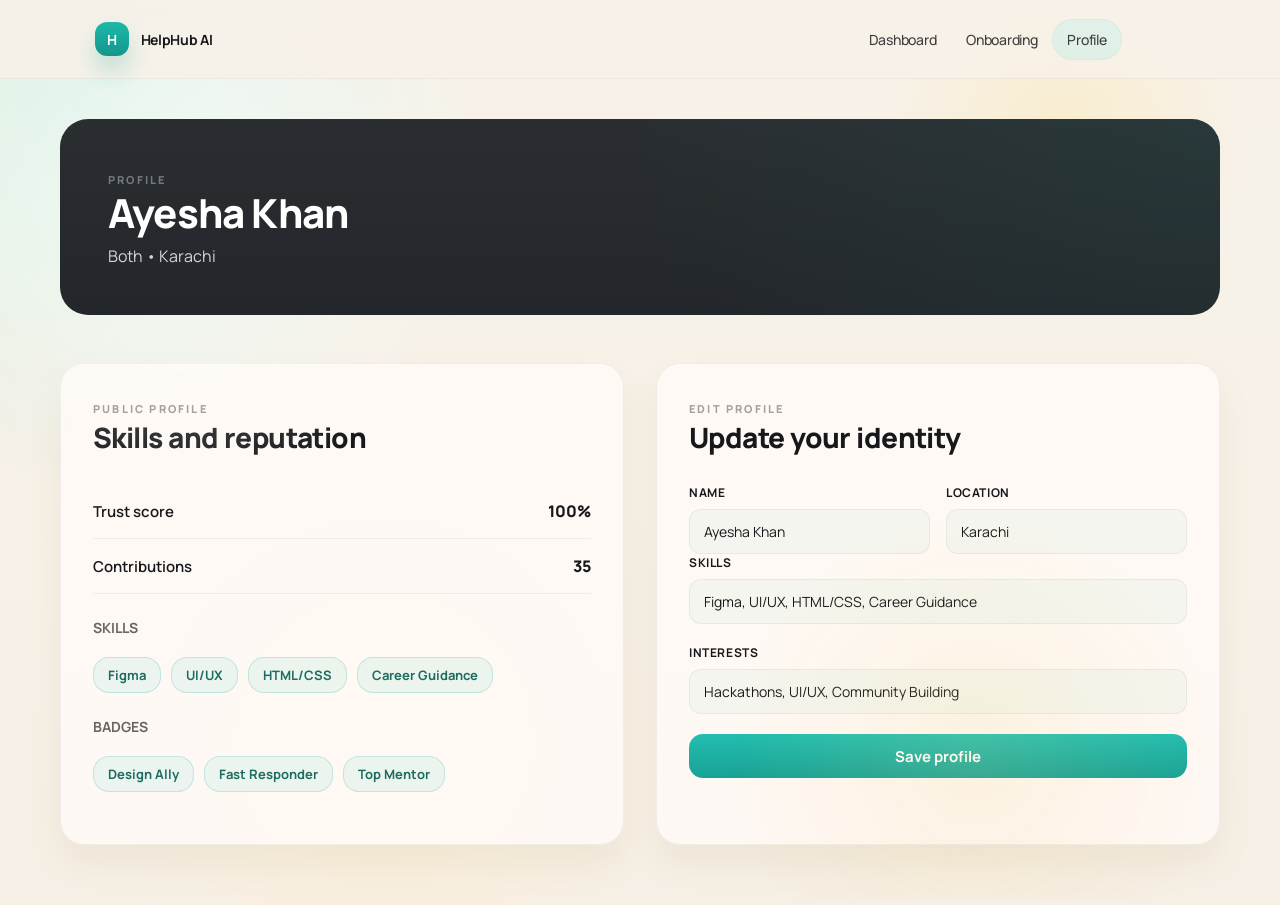
<file: proflie/profile.html>
<!DOCTYPE html>
<html lang="en">

<head>
    <meta charset="UTF-8">
    <meta name="viewport" content="width=device-width, initial-scale=1.0">
    <title>HelpHub AI - Profile</title>
    <link rel="preconnect" href="https://fonts.googleapis.com">
    <link rel="preconnect" href="https://fonts.gstatic.com" crossorigin>
    <link href="https://fonts.googleapis.com/css2?family=Manrope:wght@400;500;600;700;800&display=swap"
        rel="stylesheet">
    <style>
        :root {
            --bg: #f6f0e7;
            --surface: rgba(255, 250, 246, 0.88);
            --surface-solid: #fff9f3;
            --surface-deep: #113a35;
            --ink: #17181b;
            --muted: #68665f;
            --line: rgba(30, 36, 33, 0.06);
            --teal: #1db1a3;
            --teal-deep: #159489;
            --pill: #f5f5ef;
            --shadow: 0 24px 42px rgba(167, 143, 91, 0.14);
            --shadow-soft: 0 18px 32px rgba(167, 143, 91, 0.1);
            --radius-xl: 30px;
            --radius-lg: 22px;
            --radius-md: 18px;
            --radius-pill: 999px;
        }

        * {
            box-sizing: border-box;
        }

        html {
            scroll-behavior: smooth;
        }

        body {
            margin: 0;
            min-width: 320px;
            font-family: "Manrope", sans-serif;
            color: var(--ink);
            background:
                radial-gradient(circle at 7% 12%, rgba(198, 239, 224, 0.68), transparent 26%),
                radial-gradient(circle at 83% 15%, rgba(255, 223, 130, 0.26), transparent 14%),
                radial-gradient(circle at 30% 82%, rgba(255, 237, 197, 0.42), transparent 24%),
                linear-gradient(180deg, #f7f2e9 0%, #f6efe5 100%);
        }

        body.nav-open {
            overflow: hidden;
        }

        body::before {
            content: "";
            position: fixed;
            inset: 0;
            pointer-events: none;
            background:
                radial-gradient(circle at 14% 20%, rgba(255, 255, 255, 0.7), transparent 24%),
                radial-gradient(circle at 76% 84%, rgba(244, 210, 122, 0.18), transparent 20%);
            opacity: 0.9;
        }

        a {
            color: inherit;
            text-decoration: none;
        }

        img {
            max-width: 100%;
            display: block;
        }

        /* --- NAVBAR STYLES --- */
        .topbar-wrap {
            position: sticky;
            top: 0;
            z-index: 40;
            backdrop-filter: blur(20px);
            background: rgba(248, 241, 232, 0.82);
            border-bottom: 1px solid rgba(29, 37, 33, 0.05);
        }

        .topbar {
            width: min(963px, calc(100% - 36px));
            margin: 0 auto;
            min-height: 78px;
            display: flex;
            align-items: center;
            justify-content: space-between;
            gap: 189px;
        }

        .brand {
            display: flex;
            align-items: center;
            margin: 0px 0px 0px -64px;
            gap: 12px;
            flex-shrink: 0;
        }

        .brand-mark {
            width: 34px;
            height: 34px;
            display: grid;
            place-items: center;
            font-size: 14px;
            font-weight: 700;
            color: #ffffff;
            border-radius: 12px;
            background: linear-gradient(180deg, #1eb9aa 0%, #13978b 100%);
            box-shadow: 0 14px 24px rgba(22, 158, 143, 0.25);
        }

        .brand-name {
            font-size: 14px;
            font-weight: 700;
            letter-spacing: -0.02em;
        }

        .desktop-nav {
            display: flex;
            align-items: center;
            justify-content: flex-end;
            gap: 18px;
            flex: 1;
            min-width: 0;
        }

        .nav {
            display: flex;
            align-items: center;
            justify-content: center;
            flex-wrap: nowrap;
            min-width: 0;
        }

        .nav a {
            padding: 11px 15px;
            border-radius: 999px;
            color: rgba(23, 24, 27, 0.82);
            font-size: 14px;
            font-weight: 500;
            letter-spacing: -0.02em;
            transition: background-color 0.2s ease;
        }

        .nav a:hover {
            background: rgba(255, 252, 247, 0.92);
        }

        .nav a.active {
            background: rgba(216, 239, 232, 0.7);
            box-shadow: inset 0 0 0 1px rgba(25, 133, 121, 0.05);
        }

        .actions {
            display: flex;
            align-items: center;
            margin: 0px 15px;
            gap: 10px;
            flex-shrink: 0;
        }

        .menu-toggle,
        .mobile-close {
            display: none;
            width: 48px;
            height: 48px;
            padding: 0;
            border: 1px solid rgba(24, 31, 28, 0.06);
            border-radius: 16px;
            background: rgba(255, 252, 247, 0.96);
            box-shadow: 0 12px 22px rgba(149, 123, 68, 0.1);
            cursor: pointer;
            transition: transform 0.2s ease;
        }

        .menu-toggle:hover,
        .mobile-close:hover {
            transform: translateY(-1px);
        }

        .menu-toggle span,
        .mobile-close span {
            display: block;
            width: 18px;
            height: 2px;
            margin: 4px auto;
            border-radius: 999px;
            background: var(--ink);
            transition: transform 0.2s ease, opacity 0.2s ease;
        }

        .mobile-drawer .mobile-close {
            display: inline-flex;
            align-items: center;
            justify-content: center;
            flex-shrink: 0;
        }

        .mobile-close span:first-child {
            transform: translateY(3px) rotate(45deg);
        }

        .mobile-close span:last-child {
            transform: translateY(-3px) rotate(-45deg);
        }

        .mobile-backdrop {
            position: fixed;
            inset: 0;
            z-index: 60;
            background: rgba(11, 18, 17, 0.32);
            backdrop-filter: blur(6px);
            opacity: 0;
            visibility: hidden;
            pointer-events: none;
            transition: opacity 0.24s ease;
        }

        .mobile-drawer {
            position: fixed;
            top: 14px;
            right: 14px;
            z-index: 70;
            width: min(372px, calc(100vw - 28px));
            max-height: calc(100vh - 28px);
            overflow: auto;
            -webkit-overflow-scrolling: touch;
            padding: 18px;
            border: 1px solid rgba(24, 31, 28, 0.08);
            border-radius: 28px;
            background: linear-gradient(180deg, rgba(255, 251, 246, 0.99) 0%, rgba(249, 243, 235, 0.97) 100%);
            box-shadow: 0 28px 54px rgba(111, 84, 36, 0.22);
            transform: translateX(calc(100% + 24px));
            opacity: 0;
            visibility: hidden;
            pointer-events: none;
            transition: transform 0.26s ease, opacity 0.26s ease;
        }

        body.nav-open .mobile-backdrop {
            opacity: 1;
            visibility: visible;
            pointer-events: auto;
        }

        body.nav-open .mobile-drawer {
            transform: translateX(0);
            opacity: 1;
            visibility: visible;
            pointer-events: auto;
        }

        body.nav-open .menu-toggle span:nth-child(1) {
            transform: translateY(6px) rotate(45deg);
        }

        body.nav-open .menu-toggle span:nth-child(2) {
            opacity: 0;
        }

        body.nav-open .menu-toggle span:nth-child(3) {
            transform: translateY(-6px) rotate(-45deg);
        }

        .mobile-drawer-header {
            display: flex;
            align-items: center;
            justify-content: space-between;
            gap: 14px;
            margin-bottom: 20px;
        }

        .mobile-drawer-kicker {
            display: inline-flex;
            align-items: center;
            min-height: 34px;
            padding: 0 12px;
            border-radius: 999px;
            background: rgba(216, 239, 232, 0.7);
            color: #1d6c62;
            font-size: 11px;
            font-weight: 800;
            letter-spacing: 0.18em;
            text-transform: uppercase;
        }

        .mobile-nav {
            display: grid;
            gap: 8px;
        }

        .mobile-nav a {
            min-height: 52px;
            display: flex;
            align-items: center;
            padding: 0 16px;
            border-radius: 18px;
            background: rgba(255, 252, 247, 0.86);
            box-shadow: inset 0 0 0 1px rgba(24, 31, 28, 0.05);
            font-size: 15px;
            font-weight: 600;
            letter-spacing: -0.02em;
            transition: transform 0.2s ease;
        }

        .mobile-nav a:hover {
            transform: translateX(2px);
        }

        .mobile-nav a.active {
            background: rgba(214, 238, 229, 0.78);
        }

        /* --- PAGE SPECIFIC STYLES --- */
        .shell {
            max-width: 1200px;
            margin: 0 auto;
            padding: 0 20px;
        }

        .hero {
            background: linear-gradient(180deg, #2a2e31 0%, #23262a 100%);
            color: #ffffff;
            border-radius: 28px;
            padding: 48px 48px;
            margin-top: 40px;
            position: relative;
            overflow: hidden;
        }

        .hero::before {
            content: "";
            position: absolute;
            top: 0;
            left: 0;
            right: 0;
            bottom: 0;
            background: radial-gradient(circle at top right, rgba(29, 177, 163, 0.08), transparent 50%);
            pointer-events: none;
        }

        .hero>* {
            position: relative;
            z-index: 1;
        }

        .eyebrow {
            font-size: 11px;
            font-weight: 800;
            letter-spacing: 0.2em;
            text-transform: uppercase;
            opacity: 0.6;
            margin-bottom: 8px;
            color: #a8adb3;
        }

        .hero h1 {
            font-size: 2.5rem;
            font-weight: 800;
            margin: 0 0 8px 0;
            line-height: 1.2;
            letter-spacing: -0.02em;
        }

        .hero p {
            font-size: 16px;
            font-weight: 400;
            margin: 0;
            opacity: 0.8;
        }

        .content {
            display: grid;
            grid-template-columns: 1fr 1fr;
            gap: 32px;
            margin-top: 48px;
            margin-bottom: 60px;
        }

        .panel {
            background: var(--surface);
            border: 1px solid var(--line);
            border-radius: 24px;
            padding: 32px;
            box-shadow: var(--shadow-soft);
        }

        .panel .eyebrow {
            margin-bottom: 12px;
            color: var(--muted);
        }

        .panel h2 {
            font-size: 28px;
            font-weight: 800;
            margin: 0 0 28px 0;
            color: var(--ink);
            letter-spacing: -0.02em;
        }

        .stat-row {
            display: flex;
            justify-content: space-between;
            align-items: center;
            padding: 16px 0;
            border-bottom: 1px solid var(--line);
        }

        .stat-row:last-child {
            border-bottom: none;
        }

        .stat-label {
            font-size: 15px;
            font-weight: 600;
            color: var(--ink);
        }

        .stat-value {
            font-size: 16px;
            font-weight: 800;
            color: var(--ink);
        }

        .tags-row {
            display: flex;
            flex-wrap: wrap;
            gap: 10px;
            margin: 20px 0;
        }

        .tag {
            display: inline-flex;
            align-items: center;
            padding: 8px 14px;
            border-radius: 16px;
            background: rgba(216, 239, 232, 0.5);
            color: #1d6c62;
            font-size: 13px;
            font-weight: 700;
            border: 1px solid rgba(29, 177, 163, 0.2);
        }

        .form-field {
            margin-bottom: 20px;
        }

        .form-field:last-child {
            margin-bottom: 0;
        }

        .form-field label {
            display: block;
            font-size: 12px;
            font-weight: 700;
            letter-spacing: 0.05em;
            text-transform: uppercase;
            margin-bottom: 8px;
            color: var(--ink);
        }

        .form-field input,
        .form-field textarea {
            width: 100%;
            padding: 12px 14px;
            border-radius: 12px;
            border: 1px solid var(--line);
            background: var(--pill);
            color: var(--ink);
            font-family: inherit;
            font-size: 14px;
            outline: none;
            transition: border-color 0.2s ease;
        }

        .form-field input:focus,
        .form-field textarea:focus {
            border-color: var(--teal);
            background: var(--surface-solid);
        }

        .form-row {
            display: grid;
            grid-template-columns: 1fr 1fr;
            gap: 16px;
        }

        .form-row .form-field {
            margin-bottom: 0;
        }

        .button {
            display: inline-flex;
            align-items: center;
            justify-content: center;
            width: 100%;
            min-height: 44px;
            border: 0;
            border-radius: 14px;
            background: linear-gradient(180deg, #22beb0 0%, #18a295 100%);
            color: #ffffff;
            font-family: inherit;
            font-size: 15px;
            font-weight: 700;
            cursor: pointer;
            transition: transform 0.2s ease;
        }

        .button:hover {
            transform: translateY(-1px);
        }

        @media (max-width: 1080px) {
            .topbar {
                gap: 16px;
            }

            .desktop-nav {
                display: none;
            }

            .menu-toggle {
                display: inline-flex;
                align-items: center;
                justify-content: center;
                flex-direction: column;
                flex-shrink: 0;
            }

            .content {
                grid-template-columns: 1fr;
            }

            .hero {
                padding: 40px 32px;
            }

            .brand {
                margin: 0;
            }
        }

        @media (max-width: 768px) {
            .hero {
                padding: 32px 24px;
                margin-top: 32px;
                border-radius: 22px;
            }

            .hero h1 {
                font-size: 1.8rem;
            }

            .hero p {
                font-size: 15px;
            }

            .brand {
                margin: 0;
            }

            .panel {
                padding: 24px;
            }

            .panel h2 {
                font-size: 22px;
                margin-bottom: 20px;
            }

            .form-row {
                grid-template-columns: 1fr;
            }
        }

        @media (max-width: 480px) {
            .shell {
                padding: 0 16px;
            }

            .hero {
                padding: 24px 20px;
                margin-top: 24px;
                border-radius: 18px;
            }

            .hero h1 {
                font-size: 1.5rem;
                margin-bottom: 6px;
            }

            .hero p {
                font-size: 14px;
            }

            .content {
                gap: 24px;
                margin-top: 32px;
            }

            .panel {
                padding: 18px;
            }

            .brand {
                margin: 0;
            }

            .panel h2 {
                font-size: 18px;
                margin-bottom: 18px;
            }

            .stat-row {
                padding: 12px 0;
            }

            .form-field {
                margin-bottom: 16px;
            }

            .form-field label {
                font-size: 11px;
                margin-bottom: 6px;
            }

            .form-field input,
            .form-field textarea {
                padding: 10px 12px;
                font-size: 13px;
            }
        }
    </style>
</head>

<body>
    <div class="topbar-wrap">
        <header class="topbar">
            <a class="brand" href="../index.html">
                <span class="brand-mark">H</span>
                <span class="brand-name">HelpHub AI</span>
            </a>

            <div class="desktop-nav">
                <nav class="nav" aria-label="Primary">
                    <a href="../index.html">Dashboard</a>
                    <a href="./profile.html">Onboarding</a>
                    <a href="#" class="active">Profile</a>
                </nav>
            </div>

            <button class="menu-toggle" type="button" aria-label="Open navigation menu" aria-expanded="false"
                aria-controls="mobile-drawer">
                <span></span>
                <span></span>
                <span></span>
            </button>
        </header>
    </div>

    <div class="mobile-backdrop"></div>

    <aside class="mobile-drawer" id="mobile-drawer" aria-hidden="true" aria-label="Mobile navigation">
        <div class="mobile-drawer-header">
            <span class="mobile-drawer-kicker">Navigation</span>
            <button class="mobile-close" type="button" aria-label="Close navigation menu">
                <span></span>
                <span></span>
            </button>
        </div>

        <nav class="mobile-nav" aria-label="Mobile Primary">
            <a href="../index.html">Dashboard</a>
            <a href="./profile.html">Onboarding</a>
            <a href="#" class="active">Profile</a>
        </nav>
    </aside>

    <div class="shell">
        <section class="hero">
            <span class="eyebrow">PROFILE</span>
            <h1>Ayesha Khan</h1>
            <p>Both • Karachi</p>
        </section>

        <div class="content">
            <section class="panel">
                <span class="eyebrow">PUBLIC PROFILE</span>
                <h2>Skills and reputation</h2>

                <div class="stat-row">
                    <span class="stat-label">Trust score</span>
                    <span class="stat-value">100%</span>
                </div>

                <div class="stat-row">
                    <span class="stat-label">Contributions</span>
                    <span class="stat-value">35</span>
                </div>

                <div style="margin: 24px 0;">
                    <h3
                        style="font-size: 14px; font-weight: 700; margin: 0 0 12px 0; text-transform: uppercase; color: var(--muted);">
                        Skills</h3>
                    <div class="tags-row">
                        <span class="tag">Figma</span>
                        <span class="tag">UI/UX</span>
                        <span class="tag">HTML/CSS</span>
                        <span class="tag">Career Guidance</span>
                    </div>
                </div>

                <div>
                    <h3
                        style="font-size: 14px; font-weight: 700; margin: 0 0 12px 0; text-transform: uppercase; color: var(--muted);">
                        Badges</h3>
                    <div class="tags-row">
                        <span class="tag">Design Ally</span>
                        <span class="tag">Fast Responder</span>
                        <span class="tag">Top Mentor</span>
                    </div>
                </div>
            </section>

            <section class="panel">
                <span class="eyebrow">EDIT PROFILE</span>
                <h2>Update your identity</h2>

                <div class="form-row">
                    <div class="form-field">
                        <label>Name</label>
                        <input type="text" value="Ayesha Khan">
                    </div>
                    <div class="form-field">
                        <label>Location</label>
                        <input type="text" value="Karachi">
                    </div>
                </div>

                <div class="form-field">
                    <label>Skills</label>
                    <input type="text" value="Figma, UI/UX, HTML/CSS, Career Guidance">
                </div>

                <div class="form-field">
                    <label>Interests</label>
                    <input type="text" value="Hackathons, UI/UX, Community Building">
                </div>

                <button class="button">Save profile</button>
            </section>
        </div>
    </div>

    <script>
        const body = document.body;
        const menuToggle = document.querySelector(".menu-toggle");
        const mobileClose = document.querySelector(".mobile-close");
        const mobileBackdrop = document.querySelector(".mobile-backdrop");
        const mobileDrawer = document.querySelector(".mobile-drawer");
        const mobileLinks = document.querySelectorAll(".mobile-nav a");
        const mobileBreakpoint = 1080;

        const syncMenuState = (isOpen) => {
            if (!menuToggle || !mobileDrawer) return;
            menuToggle.setAttribute("aria-expanded", String(isOpen));
            mobileDrawer.setAttribute("aria-hidden", String(!isOpen));
            body.classList.toggle("nav-open", isOpen);
        };

        const closeMenu = () => syncMenuState(false);
        const openMenu = () => {
            if (window.innerWidth > mobileBreakpoint) return;
            syncMenuState(true);
        };

        if (menuToggle && mobileDrawer) {
            syncMenuState(false);
            menuToggle.addEventListener("click", () => {
                body.classList.contains("nav-open") ? closeMenu() : openMenu();
            });
        }

        if (mobileClose) mobileClose.addEventListener("click", closeMenu);
        if (mobileBackdrop) mobileBackdrop.addEventListener("click", closeMenu);
        mobileLinks.forEach((link) => link.addEventListener("click", closeMenu));
        document.addEventListener("keydown", (event) => {
            if (event.key === "Escape") closeMenu();
        });
        window.addEventListener("resize", () => {
            if (window.innerWidth > mobileBreakpoint) closeMenu();
        });
    </script>
</body>

</html>
</file>
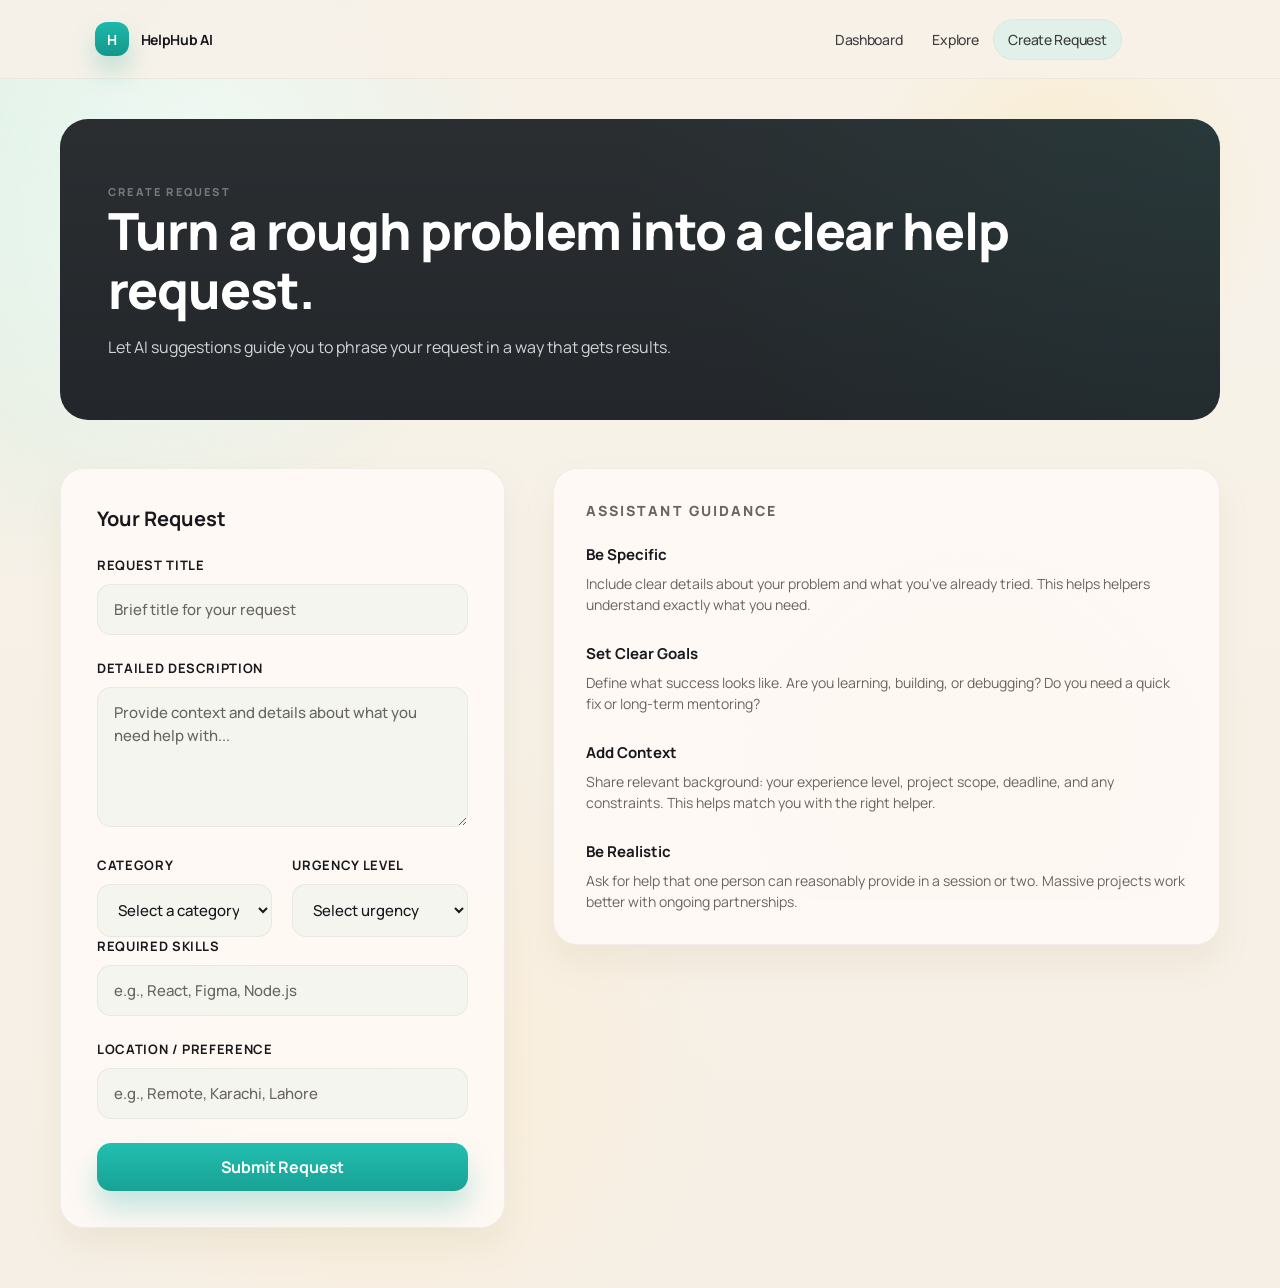
<file: request/request.html>
<!DOCTYPE html>
<html lang="en">

<head>
    <meta charset="UTF-8" />
    <meta name="viewport" content="width=device-width, initial-scale=1.0" />
    <title>Create Request | HelpHub AI</title>
    <link rel="preconnect" href="https://fonts.googleapis.com" />
    <link rel="preconnect" href="https://fonts.gstatic.com" crossorigin />
    <link href="https://fonts.googleapis.com/css2?family=Manrope:wght@400;500;600;700;800&display=swap"
        rel="stylesheet" />
    <style>
        :root {
            --bg: #f6f0e7;
            --surface: rgba(255, 250, 246, 0.88);
            --surface-solid: #fff9f3;
            --surface-deep: #113a35;
            --ink: #17181b;
            --muted: #68665f;
            --line: rgba(30, 36, 33, 0.06);
            --teal: #1db1a3;
            --teal-deep: #159489;
            --pill: #f5f5ef;
            --shadow: 0 24px 42px rgba(167, 143, 91, 0.14);
            --shadow-soft: 0 18px 32px rgba(167, 143, 91, 0.1);
            --radius-xl: 30px;
            --radius-lg: 22px;
            --radius-md: 18px;
            --radius-pill: 999px;
        }

        * {
            box-sizing: border-box;
        }

        html {
            scroll-behavior: smooth;
        }

        body {
            margin: 0;
            min-width: 320px;
            font-family: "Manrope", sans-serif;
            color: var(--ink);
            background:
                radial-gradient(circle at 7% 12%, rgba(198, 239, 224, 0.68), transparent 26%),
                radial-gradient(circle at 83% 15%, rgba(255, 223, 130, 0.26), transparent 14%),
                radial-gradient(circle at 30% 82%, rgba(255, 237, 197, 0.42), transparent 24%),
                linear-gradient(180deg, #f7f2e9 0%, #f6efe5 100%);
        }

        body.nav-open {
            overflow: hidden;
        }

        body::before {
            content: "";
            position: fixed;
            inset: 0;
            pointer-events: none;
            background:
                radial-gradient(circle at 14% 20%, rgba(255, 255, 255, 0.7), transparent 24%),
                radial-gradient(circle at 76% 84%, rgba(244, 210, 122, 0.18), transparent 20%);
            opacity: 0.9;
        }

        a {
            color: inherit;
            text-decoration: none;
        }

        img {
            max-width: 100%;
            display: block;
        }

        /* --- NAVBAR STYLES --- */
        .topbar-wrap {
            position: sticky;
            top: 0;
            z-index: 40;
            backdrop-filter: blur(20px);
            background: rgba(248, 241, 232, 0.82);
            border-bottom: 1px solid rgba(29, 37, 33, 0.05);
        }

        .topbar {
            width: min(963px, calc(100% - 36px));
            margin: 0 auto;
            min-height: 78px;
            display: flex;
            align-items: center;
            justify-content: space-between;
            gap: 189px;
        }

        .brand {
            display: flex;
            align-items: center;
            margin: 0px 0px 0px -64px;
            gap: 12px;
            flex-shrink: 0;
        }

        .brand-mark {
            width: 34px;
            height: 34px;
            display: grid;
            place-items: center;
            font-size: 14px;
            font-weight: 700;
            color: #ffffff;
            border-radius: 12px;
            background: linear-gradient(180deg, #1eb9aa 0%, #13978b 100%);
            box-shadow: 0 14px 24px rgba(22, 158, 143, 0.25);
        }

        .brand-name {
            font-size: 14px;
            font-weight: 700;
            letter-spacing: -0.02em;
        }

        .desktop-nav {
            display: flex;
            align-items: center;
            justify-content: flex-end;
            gap: 18px;
            flex: 1;
            min-width: 0;
        }

        .nav {
            display: flex;
            align-items: center;
            justify-content: center;
            flex-wrap: nowrap;
            min-width: 0;
        }

        .nav a {
            padding: 11px 15px;
            border-radius: 999px;
            color: rgba(23, 24, 27, 0.82);
            font-size: 14px;
            font-weight: 500;
            letter-spacing: -0.02em;
            transition: background-color 0.2s ease, color 0.2s ease;
        }

        .nav a:hover {
            background: rgba(255, 252, 247, 0.92);
        }

        .nav a.active {
            background: rgba(216, 239, 232, 0.7);
            box-shadow: inset 0 0 0 1px rgba(25, 133, 121, 0.05);
        }

        .actions {
            display: flex;
            align-items: center;
            margin: 0px 15px;
            gap: 10px;
            flex-shrink: 0;
        }

        .menu-toggle,
        .mobile-close {
            display: none;
            width: 48px;
            height: 48px;
            padding: 0;
            border: 1px solid rgba(24, 31, 28, 0.06);
            border-radius: 16px;
            background: rgba(255, 252, 247, 0.96);
            box-shadow: 0 12px 22px rgba(149, 123, 68, 0.1);
            cursor: pointer;
            transition: transform 0.2s ease, box-shadow 0.2s ease, background-color 0.2s ease;
        }

        .menu-toggle:hover,
        .mobile-close:hover {
            transform: translateY(-1px);
            box-shadow: 0 16px 28px rgba(149, 123, 68, 0.14);
        }

        .menu-toggle span,
        .mobile-close span {
            display: block;
            width: 18px;
            height: 2px;
            margin: 4px auto;
            border-radius: 999px;
            background: var(--ink);
            transition: transform 0.2s ease, opacity 0.2s ease;
        }

        .mobile-drawer .mobile-close {
            display: inline-flex;
            align-items: center;
            justify-content: center;
            flex-shrink: 0;
        }

        .mobile-close span:first-child {
            transform: translateY(3px) rotate(45deg);
        }

        .mobile-close span:last-child {
            transform: translateY(-3px) rotate(-45deg);
        }

        .mobile-backdrop {
            position: fixed;
            inset: 0;
            z-index: 60;
            background: rgba(11, 18, 17, 0.32);
            backdrop-filter: blur(6px);
            opacity: 0;
            visibility: hidden;
            pointer-events: none;
            transition: opacity 0.24s ease, visibility 0.24s ease;
        }

        .mobile-drawer {
            position: fixed;
            top: 14px;
            right: 14px;
            z-index: 70;
            width: min(372px, calc(100vw - 28px));
            max-height: calc(100vh - 28px);
            overflow: auto;
            overscroll-behavior: contain;
            -webkit-overflow-scrolling: touch;
            padding: 18px;
            border: 1px solid rgba(24, 31, 28, 0.08);
            border-radius: 28px;
            background: linear-gradient(180deg, rgba(255, 251, 246, 0.99) 0%, rgba(249, 243, 235, 0.97) 100%);
            box-shadow: 0 28px 54px rgba(111, 84, 36, 0.22);
            transform: translateX(calc(100% + 24px));
            opacity: 0;
            visibility: hidden;
            pointer-events: none;
            transition: transform 0.26s ease, opacity 0.26s ease, visibility 0.26s ease;
        }

        body.nav-open .mobile-backdrop {
            opacity: 1;
            visibility: visible;
            pointer-events: auto;
        }

        body.nav-open .mobile-drawer {
            transform: translateX(0);
            opacity: 1;
            visibility: visible;
            pointer-events: auto;
        }

        body.nav-open .menu-toggle span:nth-child(1) {
            transform: translateY(6px) rotate(45deg);
        }

        body.nav-open .menu-toggle span:nth-child(2) {
            opacity: 0;
        }

        body.nav-open .menu-toggle span:nth-child(3) {
            transform: translateY(-6px) rotate(-45deg);
        }

        .mobile-drawer-header {
            display: flex;
            align-items: center;
            justify-content: space-between;
            gap: 14px;
            margin-bottom: 20px;
        }

        .mobile-drawer-kicker {
            display: inline-flex;
            align-items: center;
            min-height: 34px;
            padding: 0 12px;
            border-radius: 999px;
            background: rgba(216, 239, 232, 0.7);
            color: #1d6c62;
            font-size: 11px;
            font-weight: 800;
            letter-spacing: 0.18em;
            text-transform: uppercase;
        }

        .mobile-nav {
            display: grid;
            gap: 8px;
        }

        .mobile-nav a {
            min-height: 52px;
            display: flex;
            align-items: center;
            padding: 0 16px;
            border-radius: 18px;
            background: rgba(255, 252, 247, 0.86);
            box-shadow: inset 0 0 0 1px rgba(24, 31, 28, 0.05);
            font-size: 15px;
            font-weight: 600;
            letter-spacing: -0.02em;
            transition: transform 0.2s ease, background-color 0.2s ease;
        }

        .mobile-nav a:hover {
            transform: translateX(2px);
        }

        .mobile-nav a.active {
            background: rgba(214, 238, 229, 0.78);
        }

        .mobile-actions {
            display: grid;
            gap: 10px;
            margin-top: 18px;
            padding-top: 18px;
            border-top: 1px solid rgba(24, 31, 28, 0.06);
        }

        .mobile-actions .signal-pill,
        .mobile-actions .button {
            width: 100%;
            justify-content: center;
        }

        .signal-pill,
        .button,
        .small-pill {
            display: inline-flex;
            align-items: center;
            justify-content: center;
            border-radius: var(--radius-pill);
            white-space: nowrap;
            transition: transform 0.2s ease, box-shadow 0.2s ease, background-color 0.2s ease;
        }

        .signal-pill {
            min-height: 39px;
            padding: 0 11px;
            background: rgba(255, 252, 247, 0.94);
            border: 1px solid rgba(24, 31, 28, 0.04);
            box-shadow: 0 8px 18px rgba(149, 123, 68, 0.08);
            font-size: 13px;
            font-weight: 700;
        }

        .button {
            min-height: 37px;
            padding: 0 10px;
            border: 0;
            cursor: pointer;
            font: inherit;
            font-size: 15px;
            font-weight: 700;
            letter-spacing: -0.03em;
        }

        .button:hover,
        .signal-pill:hover,
        .small-pill:hover {
            transform: translateY(-1px);
        }

        .button-primary {
            color: #ffffff;
            background: linear-gradient(180deg, #22beb0 0%, #18a295 100%);
            box-shadow: 0 18px 28px rgba(29, 177, 163, 0.26);
            margin-right: -5pc;
        }

        /* --- PAGE SPECIFIC STYLES --- */
        .shell {
            max-width: 1200px;
            margin: 0 auto;
            padding: 0 20px;
        }

        .hero {
            background: linear-gradient(180deg, #2a2e31 0%, #23262a 100%);
            color: #ffffff;
            border-radius: 28px;
            padding: 60px 48px;
            margin-top: 40px;
            position: relative;
            overflow: hidden;
        }

        .hero::before {
            content: "";
            position: absolute;
            top: 0;
            left: 0;
            right: 0;
            bottom: 0;
            background: radial-gradient(circle at top right, rgba(29, 177, 163, 0.08), transparent 50%);
            pointer-events: none;
        }

        .hero>* {
            position: relative;
            z-index: 1;
        }

        .eyebrow {
            font-size: 11px;
            font-weight: 800;
            letter-spacing: 0.2em;
            text-transform: uppercase;
            opacity: 0.6;
            margin-bottom: 16px;
            color: #a8adb3;
        }

        .hero h1 {
            font-size: clamp(2rem, 5vw, 3.2rem);
            font-weight: 800;
            margin: 0 0 16px 0;
            line-height: 1.15;
            letter-spacing: -0.02em;
        }

        .hero p {
            font-size: 16px;
            font-weight: 400;
            margin: 0;
            opacity: 0.8;
            line-height: 1.6;
            max-width: 600px;
        }

        .content {
            display: grid;
            grid-template-columns: 1fr 1.5fr;
            gap: 48px;
            margin-top: 48px;
            margin-bottom: 60px;
        }

        .form-card {
            background: var(--surface);
            border: 1px solid var(--line);
            border-radius: 24px;
            padding: 36px;
            box-shadow: var(--shadow-soft);
        }

        .form-card h2 {
            font-size: 20px;
            font-weight: 700;
            margin: 0 0 24px 0;
            color: var(--ink);
        }

        .form-field {
            margin-bottom: 24px;
        }

        .form-field:last-child {
            margin-bottom: 0;
        }

        .form-field label {
            display: block;
            font-size: 13px;
            font-weight: 700;
            letter-spacing: 0.05em;
            text-transform: uppercase;
            margin-bottom: 10px;
            color: var(--ink);
        }

        .form-field input,
        .form-field textarea,
        .form-field select {
            width: 100%;
            padding: 14px 16px;
            border-radius: 14px;
            border: 1px solid var(--line);
            background: var(--pill);
            color: var(--ink);
            font-family: inherit;
            font-size: 15px;
            font-weight: 500;
            outline: none;
            transition: border-color 0.2s ease, background-color 0.2s ease;
        }

        .form-field input::placeholder,
        .form-field textarea::placeholder {
            color: var(--muted);
        }

        .form-field input:focus,
        .form-field textarea:focus,
        .form-field select:focus {
            border-color: var(--teal);
            background: var(--surface-solid);
        }

        .form-field textarea {
            resize: vertical;
            min-height: 140px;
            line-height: 1.5;
        }

        .form-row {
            display: grid;
            grid-template-columns: 1fr 1fr;
            gap: 20px;
        }

        .form-row .form-field {
            margin-bottom: 0;
        }

        .button-submit {
            width: 100%;
            min-height: 48px;
            padding: 12px 24px;
            border: 0;
            border-radius: 14px;
            background: linear-gradient(180deg, #22beb0 0%, #18a295 100%);
            color: #ffffff;
            font-family: inherit;
            font-size: 16px;
            font-weight: 700;
            letter-spacing: -0.01em;
            cursor: pointer;
            box-shadow: 0 18px 28px rgba(29, 177, 163, 0.26);
            transition: transform 0.2s ease, box-shadow 0.2s ease;
        }

        .button-submit:hover {
            transform: translateY(-2px);
            box-shadow: 0 24px 36px rgba(29, 177, 163, 0.32);
        }

        .button-submit:active {
            transform: translateY(0);
        }

        .guidance-card {
            background: var(--surface);
            border: 1px solid var(--line);
            border-radius: 24px;
            padding: 32px;
            box-shadow: var(--shadow-soft);
            height: fit-content;
            position: sticky;
            top: 100px;
        }

        .guidance-card h3 {
            font-size: 14px;
            font-weight: 800;
            letter-spacing: 0.15em;
            text-transform: uppercase;
            color: var(--muted);
            margin: 0 0 24px 0;
        }

        .guidance-item {
            margin-bottom: 28px;
        }

        .guidance-item:last-child {
            margin-bottom: 0;
        }

        .guidance-item strong {
            display: block;
            font-size: 15px;
            font-weight: 700;
            margin-bottom: 8px;
            color: var(--ink);
        }

        .guidance-item p {
            font-size: 14px;
            font-weight: 400;
            margin: 0;
            color: var(--muted);
            line-height: 1.5;
        }

        @media (max-width: 1080px) {
            .topbar {
                gap: 16px;
            }

            .desktop-nav {
                display: none;
            }

            .menu-toggle {
                display: inline-flex;
                align-items: center;
                justify-content: center;
                flex-direction: column;
                flex-shrink: 0;
            }

            .content {
                grid-template-columns: 1fr;
            }

            .guidance-card {
                position: static;
                top: auto;
            }

            .hero {
                padding: 48px 32px;
            }

            .brand {
                margin: 0px;
            }
        }

        @media (max-width: 768px) {
            .hero {
                padding: 40px 24px;
                margin-top: 32px;
                border-radius: 22px;
            }

            .hero h1 {
                font-size: clamp(1.5rem, 4vw, 2.2rem);
            }

            .hero p {
                font-size: 15px;
            }

            .content {
                gap: 32px;
                margin-top: 32px;
                margin-bottom: 40px;
            }

            .brand {
                margin: 0px;
            }

            .form-card,
            .guidance-card {
                padding: 24px;
            }

            .form-card h2 {
                font-size: 18px;
                margin-bottom: 20px;
            }

            .form-row {
                grid-template-columns: 1fr;
            }

            .mobile-drawer {
                top: 10px;
                right: 10px;
                width: calc(100vw - 20px);
                max-height: calc(100vh - 20px);
                padding: 16px;
                border-radius: 24px;
            }
        }

        @media (max-width: 480px) {
            .shell {
                padding: 0 16px;
            }

            .hero {
                padding: 32px 20px;
                margin-top: 24px;
                border-radius: 18px;
            }

            .hero h1 {
                font-size: clamp(1.3rem, 3.5vw, 1.8rem);
                margin-bottom: 12px;
            }

            .hero p {
                font-size: 14px;
            }

            .content {
                gap: 24px;
                margin-top: 24px;
            }

            .brand {
                margin: 0px;
            }

            .form-card,
            .guidance-card {
                padding: 18px;
                border-radius: 18px;
            }

            .form-card h2,
            .guidance-card h3 {
                font-size: 16px;
                margin-bottom: 18px;
            }

            .form-field {
                margin-bottom: 18px;
            }

            .form-field label {
                font-size: 12px;
                margin-bottom: 8px;
            }

            .form-field input,
            .form-field textarea,
            .form-field select {
                padding: 12px 14px;
                font-size: 14px;
            }

            .form-field textarea {
                min-height: 120px;
            }

            .button-submit {
                min-height: 44px;
                font-size: 15px;
            }

            .guidance-item {
                margin-bottom: 20px;
            }

            .guidance-item strong {
                font-size: 14px;
            }

            .guidance-item p {
                font-size: 13px;
            }
        }
    </style>
</head>

<body>
    <div class="topbar-wrap">
        <header class="topbar">
            <a class="brand" href="../index.html">
                <span class="brand-mark">H</span>
                <span class="brand-name">HelpHub AI</span>
            </a>

            <div class="desktop-nav">
                <nav class="nav" aria-label="Primary">
                    <a href="../index.html">Dashboard</a>
                    <a href="../explore/explore.html">Explore</a>
                    <a href="./request.html" class="active">Create Request</a>

                </nav>

                <!-- <div class="actions">
                    <a class="signal-pill" href="#">Live community signals</a>
                    <a class="button button-primary" href="#">Join the platform</a>
                </div> -->
            </div>

            <button class="menu-toggle" type="button" aria-label="Open navigation menu" aria-expanded="false"
                aria-controls="mobile-drawer">
                <span></span>
                <span></span>
                <span></span>
            </button>
        </header>
    </div>

    <div class="mobile-backdrop"></div>

    <aside class="mobile-drawer" id="mobile-drawer" aria-hidden="true" aria-label="Mobile navigation">
        <div class="mobile-drawer-header">
            <span class="mobile-drawer-kicker">Navigation</span>
            <button class="mobile-close" type="button" aria-label="Close navigation menu">
                <span></span>
                <span></span>
            </button>
        </div>

        <nav class="mobile-nav" aria-label="Mobile Primary">
            <a href="../index.html">Dashboard</a>
            <a href="../explore/explore.html">Explore</a>
            <a href="./request.html" class="active">Create Request</a>

        </nav>

        <!-- <div class="mobile-actions">
            <a class="signal-pill" href="#">Live community signals</a>
            <a class="button button-primary" href="#">Join the platform</a>
        </div> -->
    </aside>

    <div class="shell">
        <section class="hero">
            <span class="eyebrow">CREATE REQUEST</span>
            <h1>Turn a rough problem into a clear help request.</h1>
            <p>Let AI suggestions guide you to phrase your request in a way that gets results.</p>
        </section>

        <div class="content">
            <form class="form-card">
                <h2>Your Request</h2>

                <div class="form-field">
                    <label for="title">Request Title</label>
                    <input id="title" type="text" placeholder="Brief title for your request">
                </div>

                <div class="form-field">
                    <label for="description">Detailed Description</label>
                    <textarea id="description"
                        placeholder="Provide context and details about what you need help with..."></textarea>
                </div>

                <div class="form-row">
                    <div class="form-field">
                        <label for="category">Category</label>
                        <select id="category">
                            <option>Select a category</option>
                            <option>Web Development</option>
                            <option>Mobile Development</option>
                            <option>Design</option>
                            <option>Career</option>
                            <option>Other</option>
                        </select>
                    </div>

                    <div class="form-field">
                        <label for="urgency">Urgency Level</label>
                        <select id="urgency">
                            <option>Select urgency</option>
                            <option>Low</option>
                            <option>Medium</option>
                            <option>High</option>
                        </select>
                    </div>
                </div>

                <div class="form-field">
                    <label for="skills">Required Skills</label>
                    <input id="skills" type="text" placeholder="e.g., React, Figma, Node.js">
                </div>

                <div class="form-field">
                    <label for="location">Location / Preference</label>
                    <input id="location" type="text" placeholder="e.g., Remote, Karachi, Lahore">
                </div>

                <button type="submit" class="button-submit">Submit Request</button>
            </form>

            <aside class="guidance-card">
                <h3>Assistant Guidance</h3>

                <div class="guidance-item">
                    <strong>Be Specific</strong>
                    <p>Include clear details about your problem and what you've already tried. This helps helpers
                        understand exactly what you need.</p>
                </div>

                <div class="guidance-item">
                    <strong>Set Clear Goals</strong>
                    <p>Define what success looks like. Are you learning, building, or debugging? Do you need a quick fix
                        or long-term mentoring?</p>
                </div>

                <div class="guidance-item">
                    <strong>Add Context</strong>
                    <p>Share relevant background: your experience level, project scope, deadline, and any constraints.
                        This helps match you with the right helper.</p>
                </div>

                <div class="guidance-item">
                    <strong>Be Realistic</strong>
                    <p>Ask for help that one person can reasonably provide in a session or two. Massive projects work
                        better with ongoing partnerships.</p>
                </div>
            </aside>
        </div>
    </div>

    <script>
        const body = document.body;
        const menuToggle = document.querySelector(".menu-toggle");
        const mobileClose = document.querySelector(".mobile-close");
        const mobileBackdrop = document.querySelector(".mobile-backdrop");
        const mobileDrawer = document.querySelector(".mobile-drawer");
        const mobileLinks = document.querySelectorAll(".mobile-nav a");
        const mobileBreakpoint = 1080;

        const syncMenuState = (isOpen) => {
            if (!menuToggle || !mobileDrawer) {
                return;
            }

            menuToggle.setAttribute("aria-expanded", String(isOpen));
            mobileDrawer.setAttribute("aria-hidden", String(!isOpen));
            body.classList.toggle("nav-open", isOpen);
        };

        const closeMenu = () => {
            syncMenuState(false);
        };

        const openMenu = () => {
            if (window.innerWidth > mobileBreakpoint) {
                return;
            }

            syncMenuState(true);
        };

        if (menuToggle && mobileDrawer) {
            syncMenuState(false);

            menuToggle.addEventListener("click", () => {
                if (body.classList.contains("nav-open")) {
                    closeMenu();
                } else {
                    openMenu();
                }
            });
        }

        if (mobileClose) {
            mobileClose.addEventListener("click", closeMenu);
        }

        if (mobileBackdrop) {
            mobileBackdrop.addEventListener("click", closeMenu);
        }

        mobileLinks.forEach((link) => {
            link.addEventListener("click", closeMenu);
        });

        document.addEventListener("keydown", (event) => {
            if (event.key === "Escape") {
                closeMenu();
            }
        });

        window.addEventListener("resize", () => {
            if (window.innerWidth > mobileBreakpoint) {
                closeMenu();
            }
        });
    </script>
</body>

</html>
</file>
